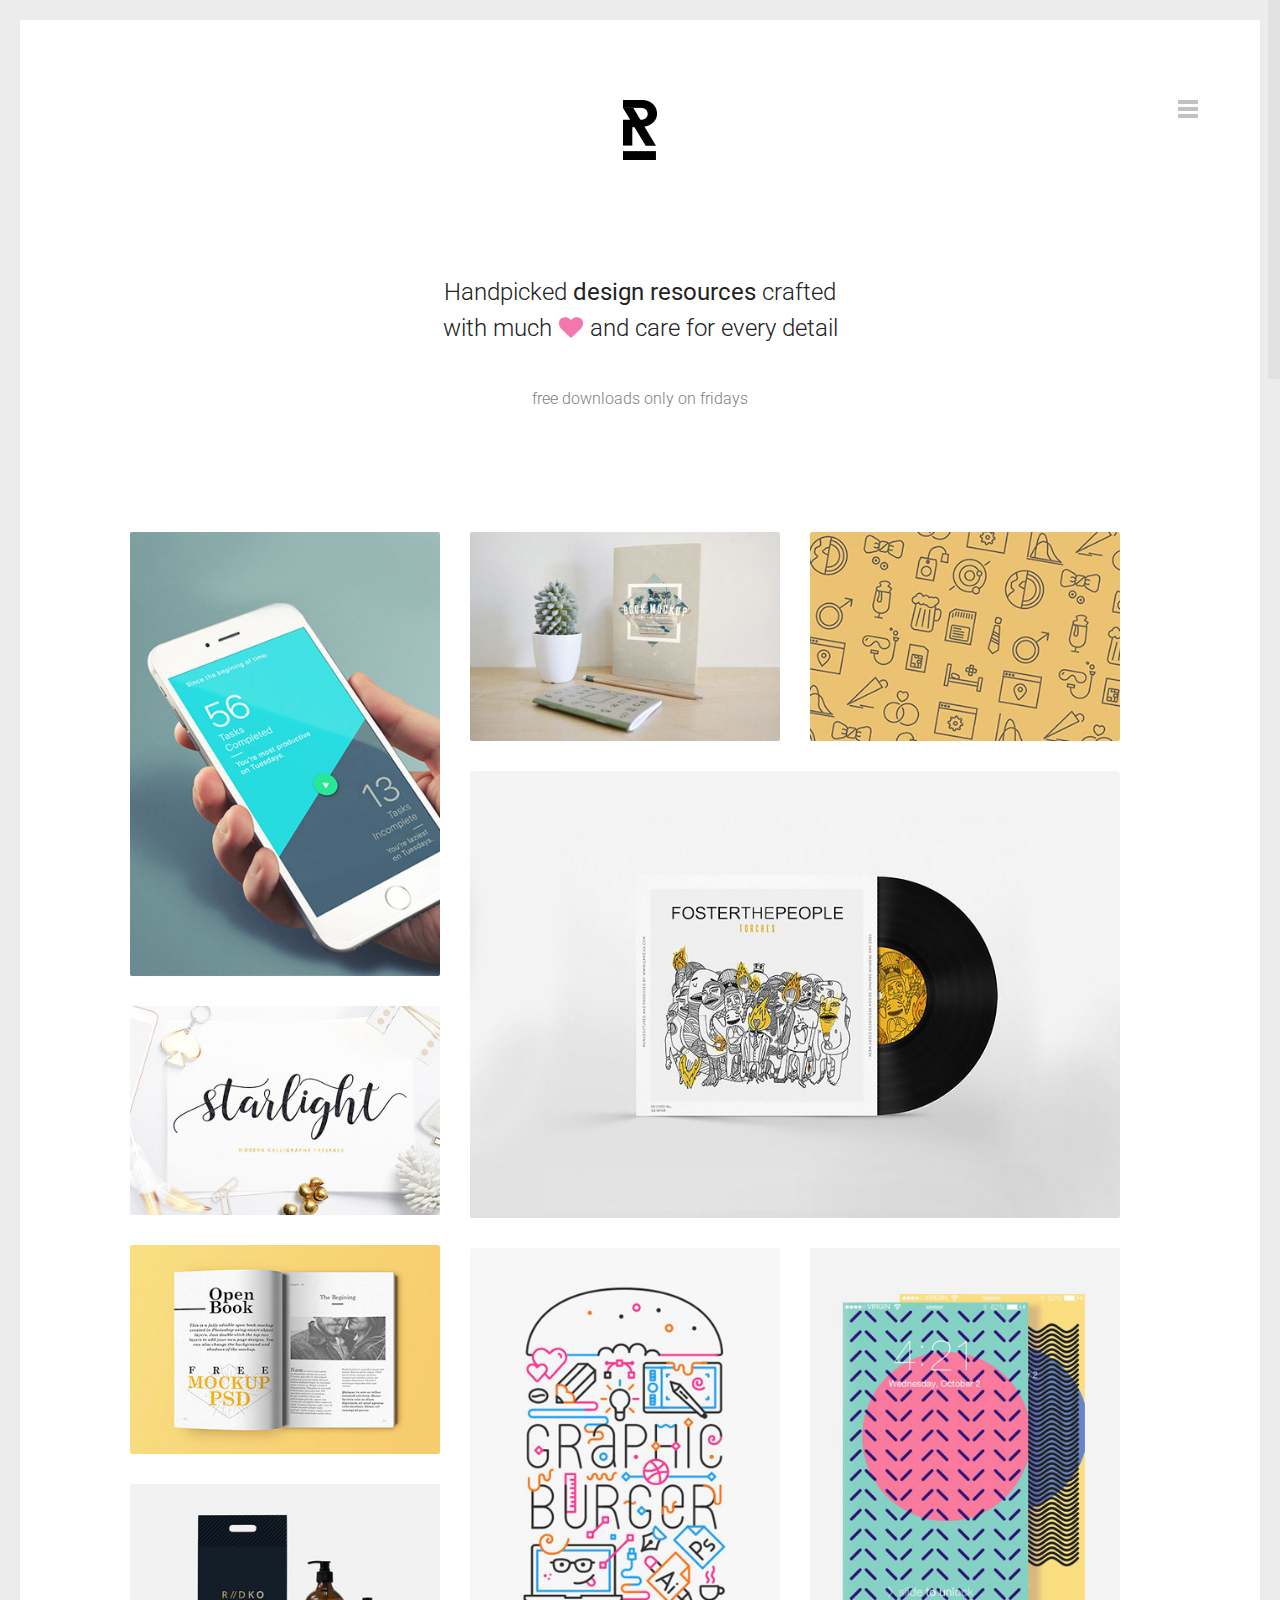
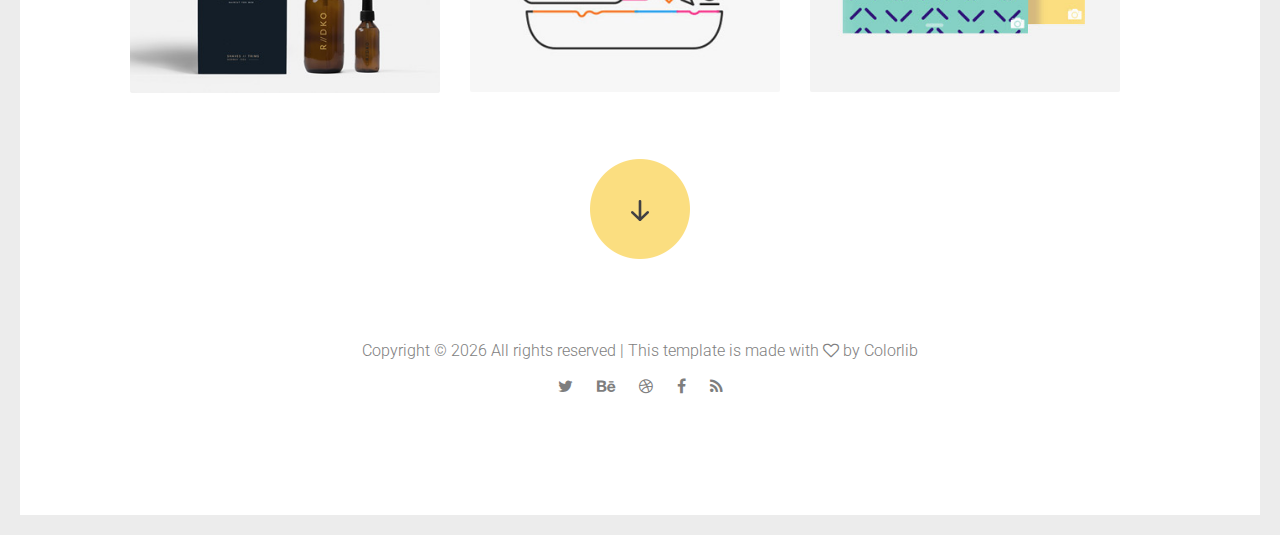
<file: ex1/reopen/index.html>
<!DOCTYPE HTML>
<html lang="en-US">

<head>
    <title>Reopen - Html Responsive Template</title>
    <meta http-equiv="Content-Type" content="text/html; charset=UTF-8">
    <meta name="description" content="Template by Dry Themes" />
    <meta name="keywords" content="HTML, CSS, JavaScript, PHP" />
    <meta name="author" content="DryThemes" />
    <meta name="viewport" content="width=device-width, initial-scale=1, maximum-scale=1">

    <link rel="shortcut icon" href="images/favicon.png" />
    <link href='http://fonts.googleapis.com/css?family=Roboto:300,400,400i,700,700i,900%7CMontserrat:400,700%7CPT+Serif'
        rel='stylesheet' type='text/css'>
    <link rel="stylesheet" type="text/css" href='css/clear.css' />
    <link rel="stylesheet" type="text/css" href='css/common.css' />
    <link rel="stylesheet" type="text/css" href='css/font-awesome.min.css' />
    <link rel="stylesheet" type="text/css" href='css/carouFredSel.css' />
    <link rel="stylesheet" type="text/css" href='css/prettyPhoto.css' />
    <link rel="stylesheet" type="text/css" href='css/sm-clean.css' />
    <link rel="stylesheet" type="text/css" href='refactoring.css' />
    <link rel="stylesheet" type="text/css" href='style.css' />

    <!--[if lt IE 9]>
                <script src="js/html5shiv.js"></script>
                <script src="js/respond.min.js"></script>
        <![endif]-->

</head>

<body class="page">

    <table class="doc-loader">
        <tbody>
            <tr>
                <td>
                    <img src="images/ajax-document-loader.gif" alt="Loading...">
                </td>
            </tr>
        </tbody>
    </table>


    <div class="menu-wraper center-relative">
        <div class="menu-logo center-text">
            <a href="index.html">
                <img src="images/reopenDefaultLogo.png" alt="Reopen" />
            </a>
        </div>
        <nav id="header-main-menu" class="big-menu">
            <ul class="main-menu sm sm-clean">
                <li>
                    <a href="index.html">Home</a>
                </li>
                <li>
                    <a href="about.html">About</a>
                </li>
                <li>
                    <a href="story.html">Story</a>
                </li>
                <li>
                    <a href="blog.html">Blog</a>
                </li>
                <li>
                    <a href="contact.html">Contact</a>
                    <ul class="sub-menu">
                        <li>
                            <a href="contact-map.html">Contact + Map</a>
                        </li>
                    </ul>
                </li>
                <li>
                    <a href="more.html">More</a>
                </li>
            </ul>
        </nav>
        <div class="clear"></div>
    </div>

    <div class="body-wrapper">
        <div class="header-holder center-relative relative">
            <div class="header-logo center-text">
                <a href="index.html">
                    <img src="images/reopenDefaultLogo.png" alt="Reopen WP">
                </a>
            </div>
            <div class="toggle-holder absolute">
                <div id="toggle">
                    <div class="first-menu-line"></div>
                    <div class="second-menu-line"></div>
                    <div class="third-menu-line"></div>
                </div>
            </div>
            <div class="clear"></div>
        </div>

        <div class="block content-1170 center-relative">
            <h1 class="entry-title">Handpicked <b>design resources</b> crafted with much <span
                    class="fa fa-heart"></span> and care for every detail</h1>
            <p class="page-desc">free downloads only on fridays</p>
        </div>

        <div class="grid" id="portfolio">
            <div class="grid-sizer"></div>
            <div class="grid-item element-item p_one_third">
                <a href="demo-images/reopen_home_image01.jpg" data-rel="prettyPhoto[gallery1]">
                    <img src="demo-images/reopen_home_image01.jpg" alt="" />
                    <div class="portfolio-text-holder">
                        <p class="portfolio-text">SMARTPHONE</p>
                        <p class="portfolio-type">GALLERY</p>
                    </div>
                </a>
            </div>

            <div class="grid-item element-item p_one_third">
                <a href="https://vimeo.com/157276599" data-rel="prettyPhoto[gallery1]">
                    <img src="demo-images/reopen_home_image02.jpg" alt="" />
                    <div class="portfolio-text-holder">
                        <p class="portfolio-text">BOOK</p>
                        <p class="portfolio-type">VIDEO</p>
                    </div>
                </a>
            </div>

            <div class="grid-item element-item p_one_third">
                <a href="https://www.youtube.com/watch?v=xEW_YXgRSIE" data-rel="prettyPhoto[gallery1]">
                    <img src="demo-images/reopen_home_image03.jpg" alt="" />
                    <div class="portfolio-text-holder">
                        <p class="portfolio-text">DOODLE</p>
                        <p class="portfolio-type">VIDEO</p>
                    </div>
                </a>
            </div>

            <div class="grid-item element-item p_two_third">
                <a href="demo-images/reopen_home_image05.jpg" data-rel="prettyPhoto[gallery1]">
                    <img src="demo-images/reopen_home_image05.jpg" alt="" />
                    <div class="portfolio-text-holder">
                        <p class="portfolio-text">FOSTER</p>
                        <p class="portfolio-type">GALLERY</p>
                    </div>
                </a>
            </div>

            <div class="grid-item element-item p_one_third">
                <a href="single-portfolio.html">
                    <img src="demo-images/reopen_home_image04.jpg" alt="" />
                    <div class="portfolio-text-holder">
                        <p class="portfolio-text">STARLIGHT</p>
                        <p class="portfolio-type">ARTICLE</p>
                    </div>
                </a>
            </div>

            <div class="grid-item element-item p_one_third">
                <a href="https://vimeo.com/168939109" data-rel="prettyPhoto[gallery1]">
                    <img src="demo-images/reopen_home_image06.jpg" alt="" />
                    <div class="portfolio-text-holder">
                        <p class="portfolio-text">OPEN BOOK</p>
                        <p class="portfolio-type">VIDEO</p>
                    </div>
                </a>
            </div>

            <div class="grid-item element-item p_one_third">
                <a href="https://vimeo.com/166419987" data-rel="prettyPhoto[gallery1]">
                    <img src="demo-images/reopen_home_image07.jpg" alt="" />
                    <div class="portfolio-text-holder">
                        <p class="portfolio-text">BURGER</p>
                        <p class="portfolio-type">VIDEO</p>
                    </div>
                </a>
            </div>

            <div class="grid-item element-item p_one_third">
                <a href="single.html">
                    <img src="demo-images/reopen_home_image08.jpg" alt="" />
                    <div class="portfolio-text-holder">
                        <p class="portfolio-text">PRINTSCREEN</p>
                        <p class="portfolio-type">ARTICLE</p>
                    </div>
                </a>
            </div>

            <div class="grid-item element-item p_one_third">
                <a href="single.html">
                    <img src="demo-images/reopen_home_image09.jpg" alt="" />
                    <div class="portfolio-text-holder">
                        <p class="portfolio-text">BOTTLE</p>
                        <p class="portfolio-type">ARTICLE</p>
                    </div>
                </a>
            </div>
        </div>
        <div class="clear"></div>

        <div class="block content-1170 center-relative center-text top-50 bottom-50">
            <a target="_self" class="more-posts-portfolio">
                <img src="images/loadMoreArrow.png" alt="Load more" />
            </a>
        </div>
        <div class="clear"></div>


        <!--Footer-->

        <footer class="footer">
            <div class="content-970 center-relative">
                <ul>
                    <li class="copyright-footer">
                        <!-- Link back to Colorlib can't be removed. Template is licensed under CC BY 3.0. -->
                        Copyright &copy;
                        <script>document.write(new Date().getFullYear());</script> All rights reserved | This template
                        is made with <i class="fa fa-heart-o" aria-hidden="true"></i> by <a href="https://colorlib.com"
                            target="_blank">Colorlib</a>
                        <!-- Link back to Colorlib can't be removed. Template is licensed under CC BY 3.0. -->
                    </li>
                    <li class="social-footer">
                        <a href="#">
                            <span class="fa fa-twitter"></span>
                        </a>
                        <a href="#">
                            <span class="fa fa-behance"></span>
                        </a>
                        <a href="#">
                            <span class="fa fa-dribbble"></span>
                        </a>
                        <a href="#">
                            <span class="fa fa-facebook"></span>
                        </a>
                        <a href="#">
                            <span class="fa fa-rss"></span>
                        </a>
                    </li>
                </ul>
            </div>
        </footer>

        <!-- End .body-border -->
    </div>


    <!--Load JavaScript-->
    <script src="js/jquery.js"></script>
    <script src='js/jquery.fitvids.js'></script>
    <script src='js/jquery.smartmenus.min.js'></script>
    <script src='js/isotope.pkgd.js'></script>
    <script src='js/imagesloaded.pkgd.js'></script>
    <script src='js/isotope.pkgd.js'></script>
    <script src='js/jquery.carouFredSel-6.0.0-packed.js'></script>
    <script src='js/jquery.mousewheel.min.js'></script>
    <script src='js/jquery.touchSwipe.min.js'></script>
    <script src='js/jquery.easing.1.3.js'></script>
    <script src='js/imagesloaded.pkgd.js'></script>
    <script src='js/jquery.prettyPhoto.js'></script>
    <script src='js/jquery.nicescroll.min.js'></script>
    <script src='js/main.js'></script>
</body>

</html>
</file>
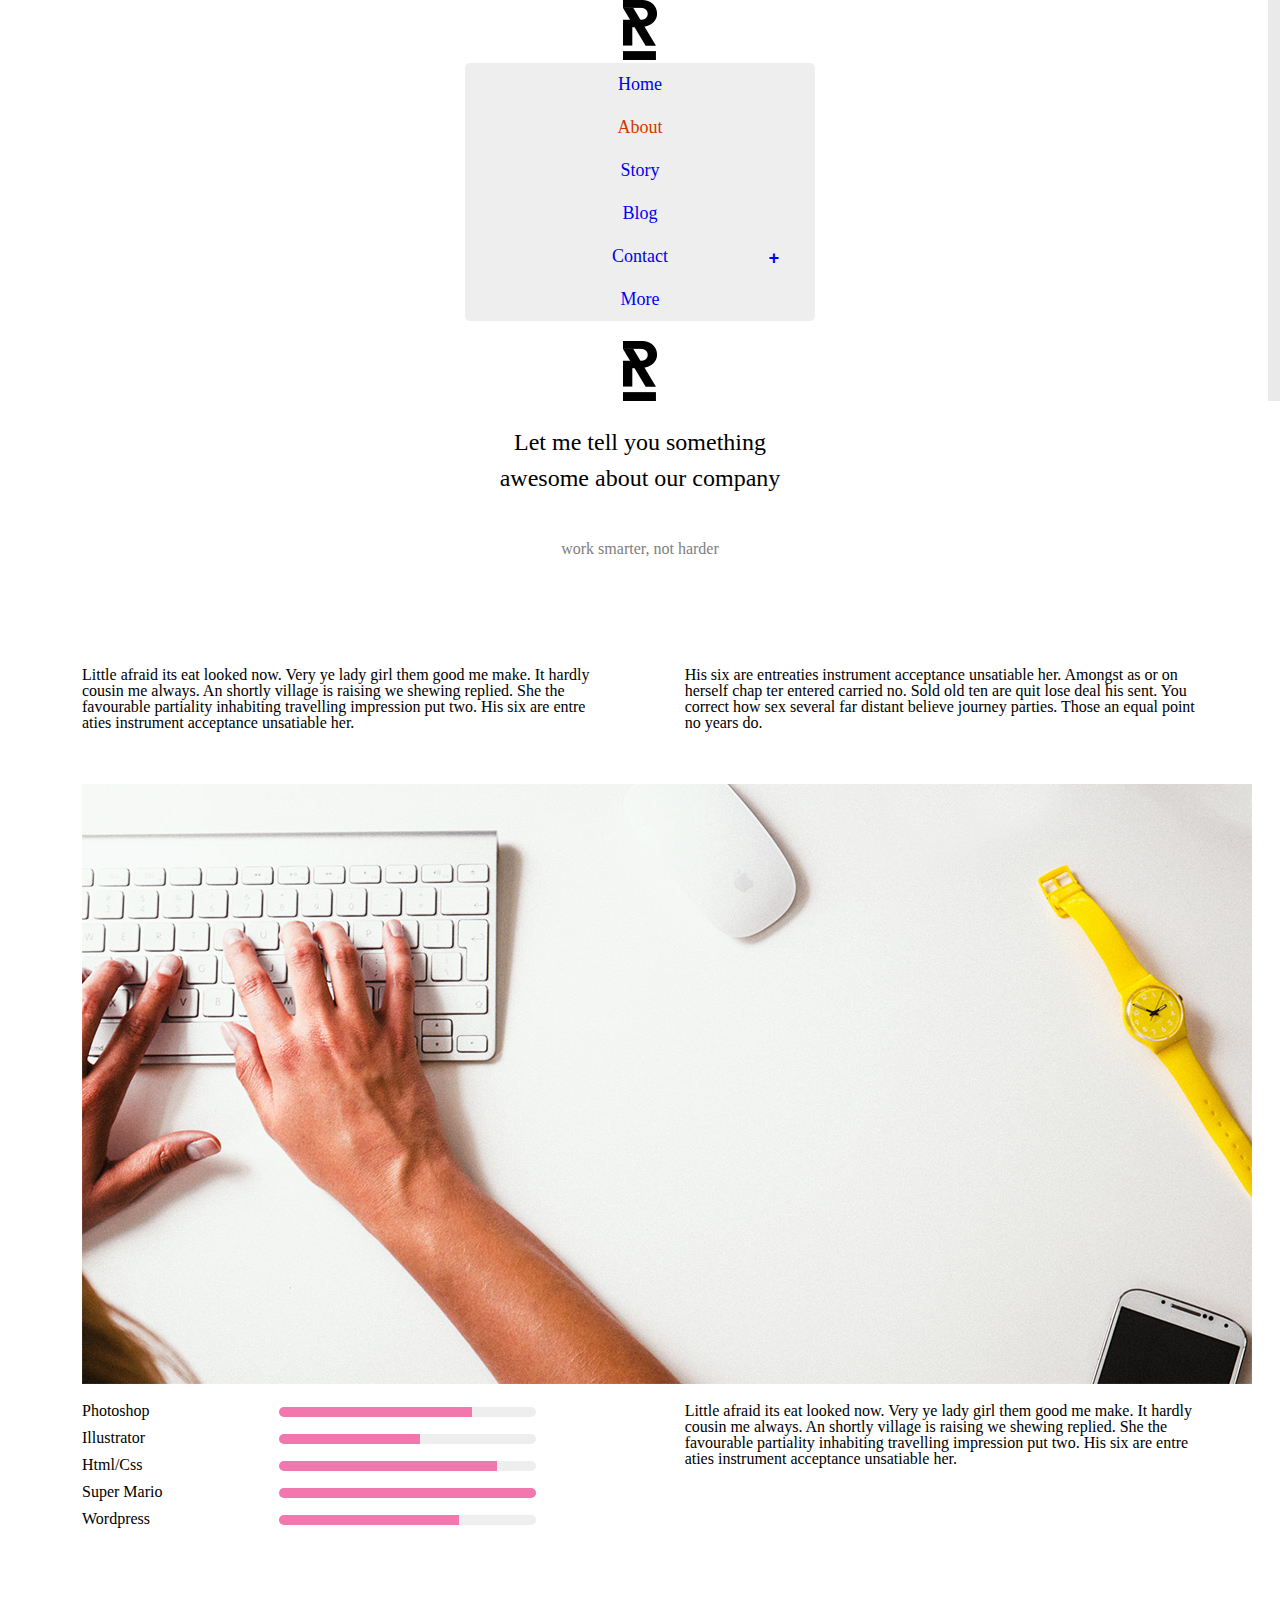
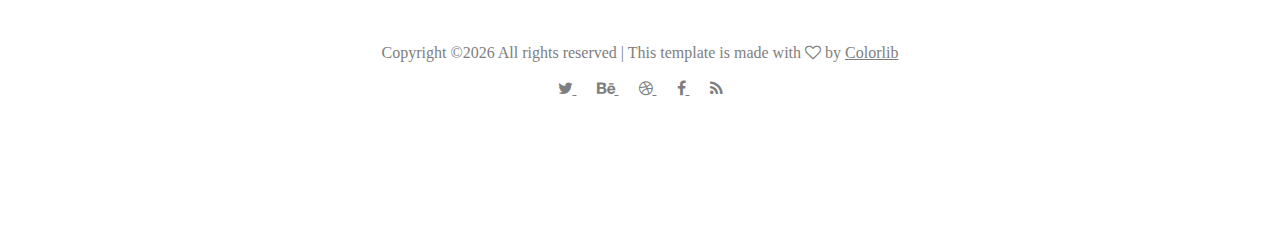
<file: ex1/reopen/about.html>
<!DOCTYPE HTML>
<html lang="en-US">
    <head>
        <title>Reopen - Html Responsive Template</title>
        <meta http-equiv="Content-Type" content="text/html; charset=UTF-8">
        <meta name="description" content="Template by Dry Themes" />
        <meta name="keywords" content="HTML, CSS, JavaScript, PHP" />
        <meta name="author" content="DryThemes" />
        <meta name="viewport" content="width=device-width, initial-scale=1, maximum-scale=1">

        <link rel="shortcut icon" href="images/favicon.png" />    
        <link href='http://fonts.googleapis.com/css?family=Roboto:300,400,400i,700,700i,900%7CMontserrat:400,700%7CPT+Serif' rel='stylesheet' type='text/css'>	
        <link rel="stylesheet" type="text/css"  href='css/clear.css' />
        <link rel="stylesheet" type="text/css"  href='css/common.css' />
        <link rel="stylesheet" type="text/css"  href='css/font-awesome.min.css' />
        <link rel="stylesheet" type="text/css"  href='css/carouFredSel.css' />
        <link rel="stylesheet" type="text/css"  href='css/prettyPhoto.css' />
        <link rel="stylesheet" type="text/css"  href='css/sm-clean.css' />        
        <link rel="stylesheet" type="text/css"  href='style.css' />

        <!--[if lt IE 9]>
                <script src="js/html5shiv.js"></script>                
                <script src="js/respond.min.js"></script>                
        <![endif]-->

    </head>
    <body class="page">

        <table class="doc-loader">
            <tbody>
                <tr>
                    <td>
                        <img src="images/ajax-document-loader.gif" alt="Loading...">                    
                    </td>
                </tr>
            </tbody>
        </table>   



        <div class="menu-wraper center-relative">
            <div class="menu-logo center-text">
                <a href="index.html">
                    <img src="images/reopenDefaultLogo.png" alt="Reopen" />
                </a>               
            </div>
            <nav id="header-main-menu" class="big-menu">
                <ul class="main-menu sm sm-clean">
                    <li>
                        <a href="index.html">Home</a>
                    </li>
                    <li>
                        <a href="about.html">About</a>
                    </li>
                    <li>
                        <a href="story.html">Story</a>
                    </li>
                    <li>
                        <a href="blog.html">Blog</a>
                    </li>
                    <li>
                        <a href="contact.html">Contact</a>
                        <ul class="sub-menu">
                            <li>
                                <a href="contact-map.html">Contact + Map</a>
                            </li>                            
                        </ul>
                    </li>
                    <li>
                        <a href="more.html">More</a>
                    </li>                                        
                </ul>                
            </nav>            
            <div class="clear"></div>
        </div>

        <div class="body-wrapper">           
            <div class="header-holder center-relative relative">
                <div class="header-logo center-text">
                    <a href="index.html">
                        <img src="images/reopenDefaultLogo.png" alt="Reopen WP">
                    </a>               
                </div>
                <div class="toggle-holder absolute">
                    <div id="toggle">
                        <div class="first-menu-line"></div>
                        <div class="second-menu-line"></div>
                        <div class="third-menu-line"></div>
                    </div>
                </div>
                <div class="clear"></div>	
            </div>


            <div id="content" class="site-content">
                <div class="block content-1170 center-relative"> 
                    <h1 class="entry-title">
                        Let me tell you something <br> awesome <b>about</b> our company
                    </h1>
                    <p class="page-desc">work smarter, not harder</p>
                </div>

                <article>
                    <div class="content-1170 center-relative">
                        <div class="one_half">
                            Little afraid its eat looked now. Very ye lady girl them good me make. It hardly cousin me always. An shortly village is raising we shewing replied. She the favourable partiality inhabiting travelling impression put two. His six are entre aties instrument acceptance unsatiable her.
                        </div>
                        <div class="one_half last">
                            His six are entreaties instrument acceptance unsatiable her. Amongst as or on herself chap ter entered carried no. Sold old ten are quit lose deal his sent. You correct how sex several far distant believe journey parties. Those an equal point no years do.
                        </div>
                        <div class="clear"></div>
                        <br>
                        <p>
                            <img src="demo-images/reopen_about_image01.jpg" alt="" />
                        </p>
                        <p>&nbsp;</p>
                        <div class="one_half col-570">
                            <div class="progress_bar ">
                                <div class="progress_bar_title">Photoshop</div>               
                                <div class="progress_bar_field_holder">   
                                    <div class="progress_bar_field_perecent" style="width:75%;"></div>    
                                </div>              
                            </div>
                            <div class="progress_bar ">
                                <div class="progress_bar_title">Illustrator</div>               
                                <div class="progress_bar_field_holder">   
                                    <div class="progress_bar_field_perecent" style="width:55%;"></div>    
                                </div>              
                            </div>
                            <div class="progress_bar ">
                                <div class="progress_bar_title">Html/Css</div>               
                                <div class="progress_bar_field_holder">   
                                    <div class="progress_bar_field_perecent" style="width:85%;"></div>    
                                </div>              
                            </div>
                            <div class="progress_bar ">
                                <div class="progress_bar_title">Super Mario</div>               
                                <div class="progress_bar_field_holder">   
                                    <div class="progress_bar_field_perecent" style="width:100%;"></div>    
                                </div>              
                            </div>
                            <div class="progress_bar ">
                                <div class="progress_bar_title">Wordpress</div>               
                                <div class="progress_bar_field_holder">   
                                    <div class="progress_bar_field_perecent" style="width:70%;"></div>    
                                </div>              
                            </div>
                        </div>
                        <div class="one_half last">
                            Little afraid its eat looked now. Very ye lady girl them good me make. It hardly cousin me always. An shortly village is raising we shewing replied. She the favourable partiality inhabiting travelling impression put two. His six are entre aties instrument acceptance unsatiable her.
                        </div>
                        <div class="clear"></div>
                    </div>
                </article>
            </div>


            <!--Footer-->

            <footer class="footer">
                <div class="content-970 center-relative">			
                    <ul>
                        <li class="copyright-footer">
                            <!-- Link back to Colorlib can't be removed. Template is licensed under CC BY 3.0. -->
Copyright &copy;<script>document.write(new Date().getFullYear());</script> All rights reserved | This template is made with <i class="fa fa-heart-o" aria-hidden="true"></i> by <a href="https://colorlib.com" target="_blank">Colorlib</a>
<!-- Link back to Colorlib can't be removed. Template is licensed under CC BY 3.0. -->
                        </li>
                        <li class="social-footer">                
                            <a href="#">
                                <span class="fa fa-twitter"></span>
                            </a>
                            <a href="#">
                                <span class="fa fa-behance"></span>
                            </a>
                            <a href="#">
                                <span class="fa fa-dribbble"></span>
                            </a>
                            <a href="#">
                                <span class="fa fa-facebook"></span>
                            </a>
                            <a href="#">
                                <span class="fa fa-rss"></span>
                            </a>
                        </li>            
                    </ul>
                </div>
            </footer>

            <!-- End .body-border -->
        </div>


        <!--Load JavaScript-->
        <script src="js/jquery.js"></script>			                                       
        <script src='js/jquery.fitvids.js'></script>
        <script src='js/jquery.smartmenus.min.js'></script>
        <script src='js/isotope.pkgd.js'></script>
        <script src='js/imagesloaded.pkgd.js'></script>        
        <script src='js/isotope.pkgd.js'></script>        
        <script src='js/jquery.carouFredSel-6.0.0-packed.js'></script>
        <script src='js/jquery.mousewheel.min.js'></script>
        <script src='js/jquery.touchSwipe.min.js'></script>
        <script src='js/jquery.easing.1.3.js'></script>
        <script src='js/imagesloaded.pkgd.js'></script>
        <script src='js/jquery.prettyPhoto.js'></script>
        <script src='js/jquery.nicescroll.min.js'></script>
        <script src='js/main.js'></script>
    </body>
</html>
</file>
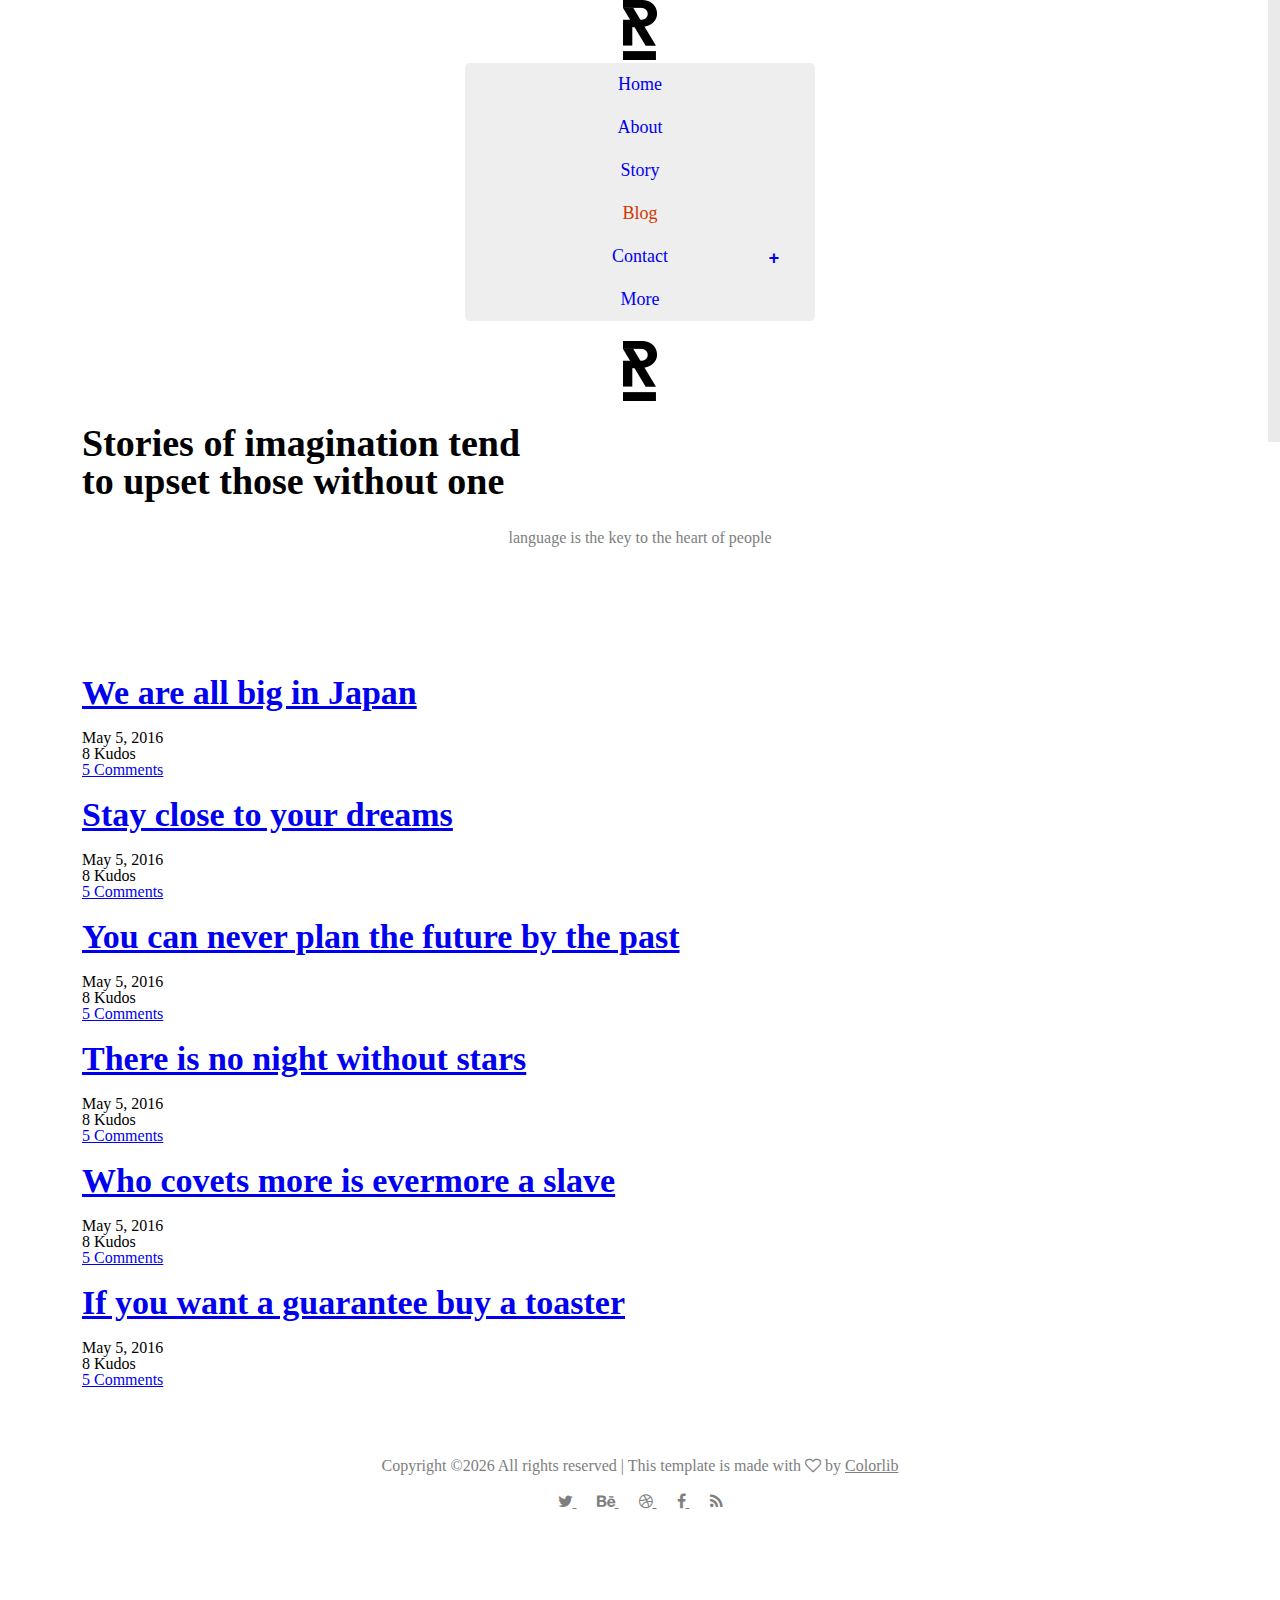
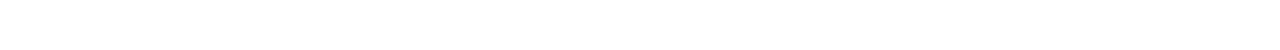
<file: ex1/reopen/blog.html>
<!DOCTYPE HTML>
<html lang="en-US">
    <head>
        <title>Reopen - Html Responsive Template</title>
        <meta http-equiv="Content-Type" content="text/html; charset=UTF-8">
        <meta name="description" content="Template by Dry Themes" />
        <meta name="keywords" content="HTML, CSS, JavaScript, PHP" />
        <meta name="author" content="DryThemes" />
        <meta name="viewport" content="width=device-width, initial-scale=1, maximum-scale=1">

        <link rel="shortcut icon" href="images/favicon.png" />    
        <link href='http://fonts.googleapis.com/css?family=Roboto:300,400,400i,700,700i,900%7CMontserrat:400,700%7CPT+Serif' rel='stylesheet' type='text/css'>	
        <link rel="stylesheet" type="text/css"  href='css/clear.css' />
        <link rel="stylesheet" type="text/css"  href='css/common.css' />
        <link rel="stylesheet" type="text/css"  href='css/font-awesome.min.css' />
        <link rel="stylesheet" type="text/css"  href='css/carouFredSel.css' />
        <link rel="stylesheet" type="text/css"  href='css/prettyPhoto.css' />
        <link rel="stylesheet" type="text/css"  href='css/sm-clean.css' />        
        <link rel="stylesheet" type="text/css"  href='style.css' />

        <!--[if lt IE 9]>
                <script src="js/html5shiv.js"></script>                
                <script src="js/respond.min.js"></script>                
        <![endif]-->

    </head>
    <body class="blog">

        <table class="doc-loader">
            <tbody><tr>
                    <td>
                        <img src="images/ajax-document-loader.gif" alt="Loading...">                    
                    </td>
                </tr>
            </tbody></table>   



        <div class="menu-wraper center-relative">
            <div class="menu-logo center-text">
                <a href="index.html">
                    <img src="images/reopenDefaultLogo.png" alt="Reopen" />
                </a>               
            </div>
            <nav id="header-main-menu" class="big-menu">
                <ul class="main-menu sm sm-clean">
                    <li>
                        <a href="index.html">Home</a>
                    </li>
                    <li>
                        <a href="about.html">About</a>
                    </li>
                    <li>
                        <a href="story.html">Story</a>
                    </li>
                    <li>
                        <a href="blog.html">Blog</a>
                    </li>
                    <li>
                        <a href="contact.html">Contact</a>
                        <ul class="sub-menu">
                            <li>
                                <a href="contact-map.html">Contact + Map</a>
                            </li>                            
                        </ul>
                    </li>
                    <li>
                        <a href="more.html">More</a>
                    </li>                                        
                </ul>                
            </nav>            
            <div class="clear"></div>
        </div>

        <div class="body-wrapper">           
            <div class="header-holder center-relative relative">
                <div class="header-logo center-text">
                    <a href="index.html">
                        <img src="images/reopenDefaultLogo.png" alt="Reopen WP">
                    </a>               
                </div>
                <div class="toggle-holder absolute">
                    <div id="toggle">
                        <div class="first-menu-line"></div>
                        <div class="second-menu-line"></div>
                        <div class="third-menu-line"></div>
                    </div>
                </div>
                <div class="clear"></div>	
            </div>

            <div class="block content-1170 center-relative">
                <h1 class="entry-title"><b>Stories</b> of imagination tend <br> to upset those without one</h1>
                <p class="page-desc">language is the key to the heart of people</p>
            </div>

            <div class="blog-holder block center-relative content-1170">


                <article class="relative blog-item-holder center-relative">
                    <h2 class="entry-title"><a href="single.html">We are all big in Japan</a></h2>
                    <div class="entry-date published">May 5, 2016</div>       
                    <div class="kudos">
                        <div class="post-kudo">
                            <a> 
                                <div class="big-circle">
                                    <div class="small-circle"></div>                                    
                                </div>
                                <span class="qtip like"></span> 
                            </a>
                            <span class="count">8</span> Kudos
                        </div>
                    </div>	
                    <div class="num-comments">
                        <a href="#">5 Comments</a>
                    </div>
                </article>   


                <article class="relative blog-item-holder center-relative">
                    <h2 class="entry-title"><a href="single.html">Stay close to your dreams</a></h2>
                    <div class="entry-date published">May 5, 2016</div>       
                    <div class="kudos">
                        <div class="post-kudo">
                            <a> 
                                <div class="big-circle">
                                    <div class="small-circle"></div>                                    
                                </div>
                                <span class="qtip like"></span> 
                            </a>
                            <span class="count">8</span> Kudos
                        </div>
                    </div>	
                    <div class="num-comments">
                        <a href="#">5 Comments</a>
                    </div>
                </article>                  


                <article class="relative blog-item-holder center-relative">
                    <h2 class="entry-title"><a href="single.html">You can never plan the future by the past</a></h2>
                    <div class="entry-date published">May 5, 2016</div>       
                    <div class="kudos">
                        <div class="post-kudo">
                            <a> 
                                <div class="big-circle">
                                    <div class="small-circle"></div>                                    
                                </div>
                                <span class="qtip like"></span> 
                            </a>
                            <span class="count">8</span> Kudos
                        </div>
                    </div>	
                    <div class="num-comments">
                        <a href="#">5 Comments</a>
                    </div>
                </article> 


                <article class="relative blog-item-holder center-relative">
                    <h2 class="entry-title"><a href="single.html">There is no night without stars</a></h2>
                    <div class="entry-date published">May 5, 2016</div>       
                    <div class="kudos">
                        <div class="post-kudo">
                            <a> 
                                <div class="big-circle">
                                    <div class="small-circle"></div>                                    
                                </div>
                                <span class="qtip like"></span> 
                            </a>
                            <span class="count">8</span> Kudos
                        </div>
                    </div>	
                    <div class="num-comments">
                        <a href="#">5 Comments</a>
                    </div>
                </article> 


                <article class="relative blog-item-holder center-relative">
                    <h2 class="entry-title"><a href="single.html">Who covets more is evermore a slave</a></h2>
                    <div class="entry-date published">May 5, 2016</div>       
                    <div class="kudos">
                        <div class="post-kudo">
                            <a> 
                                <div class="big-circle">
                                    <div class="small-circle"></div>                                    
                                </div>
                                <span class="qtip like"></span> 
                            </a>
                            <span class="count">8</span> Kudos
                        </div>
                    </div>	
                    <div class="num-comments">
                        <a href="#">5 Comments</a>
                    </div>
                </article> 


                <article class="relative blog-item-holder center-relative">
                    <h2 class="entry-title"><a href="single.html">If you want a guarantee buy a toaster</a></h2>
                    <div class="entry-date published">May 5, 2016</div>       
                    <div class="kudos">
                        <div class="post-kudo">
                            <a> 
                                <div class="big-circle">
                                    <div class="small-circle"></div>                                    
                                </div>
                                <span class="qtip like"></span> 
                            </a>
                            <span class="count">8</span> Kudos
                        </div>
                    </div>	
                    <div class="num-comments">
                        <a href="#">5 Comments</a>
                    </div>
                </article> 

            </div>


            <!--Footer-->

            <footer class="footer">
                <div class="content-970 center-relative">			
                    <ul>
                        <li class="copyright-footer">
                            <!-- Link back to Colorlib can't be removed. Template is licensed under CC BY 3.0. -->
Copyright &copy;<script>document.write(new Date().getFullYear());</script> All rights reserved | This template is made with <i class="fa fa-heart-o" aria-hidden="true"></i> by <a href="https://colorlib.com" target="_blank">Colorlib</a>
<!-- Link back to Colorlib can't be removed. Template is licensed under CC BY 3.0. -->
                        </li>
                        <li class="social-footer">                
                            <a href="#">
                                <span class="fa fa-twitter"></span>
                            </a>
                            <a href="#">
                                <span class="fa fa-behance"></span>
                            </a>
                            <a href="#">
                                <span class="fa fa-dribbble"></span>
                            </a>
                            <a href="#">
                                <span class="fa fa-facebook"></span>
                            </a>
                            <a href="#">
                                <span class="fa fa-rss"></span>
                            </a>
                        </li>            
                    </ul>
                </div>
            </footer>

            <!-- End .body-border -->
        </div>


        <!--Load JavaScript-->
        <script src="js/jquery.js"></script>			                                       
        <script src='js/jquery.fitvids.js'></script>
        <script src='js/jquery.smartmenus.min.js'></script>
        <script src='js/isotope.pkgd.js'></script>
        <script src='js/imagesloaded.pkgd.js'></script>        
        <script src='js/isotope.pkgd.js'></script>        
        <script src='js/jquery.carouFredSel-6.0.0-packed.js'></script>
        <script src='js/jquery.mousewheel.min.js'></script>
        <script src='js/jquery.touchSwipe.min.js'></script>
        <script src='js/jquery.easing.1.3.js'></script>
        <script src='js/imagesloaded.pkgd.js'></script>
        <script src='js/jquery.prettyPhoto.js'></script>
        <script src='js/jquery.nicescroll.min.js'></script>
        <script src='js/main.js'></script>
    </body>
</html>
</file>
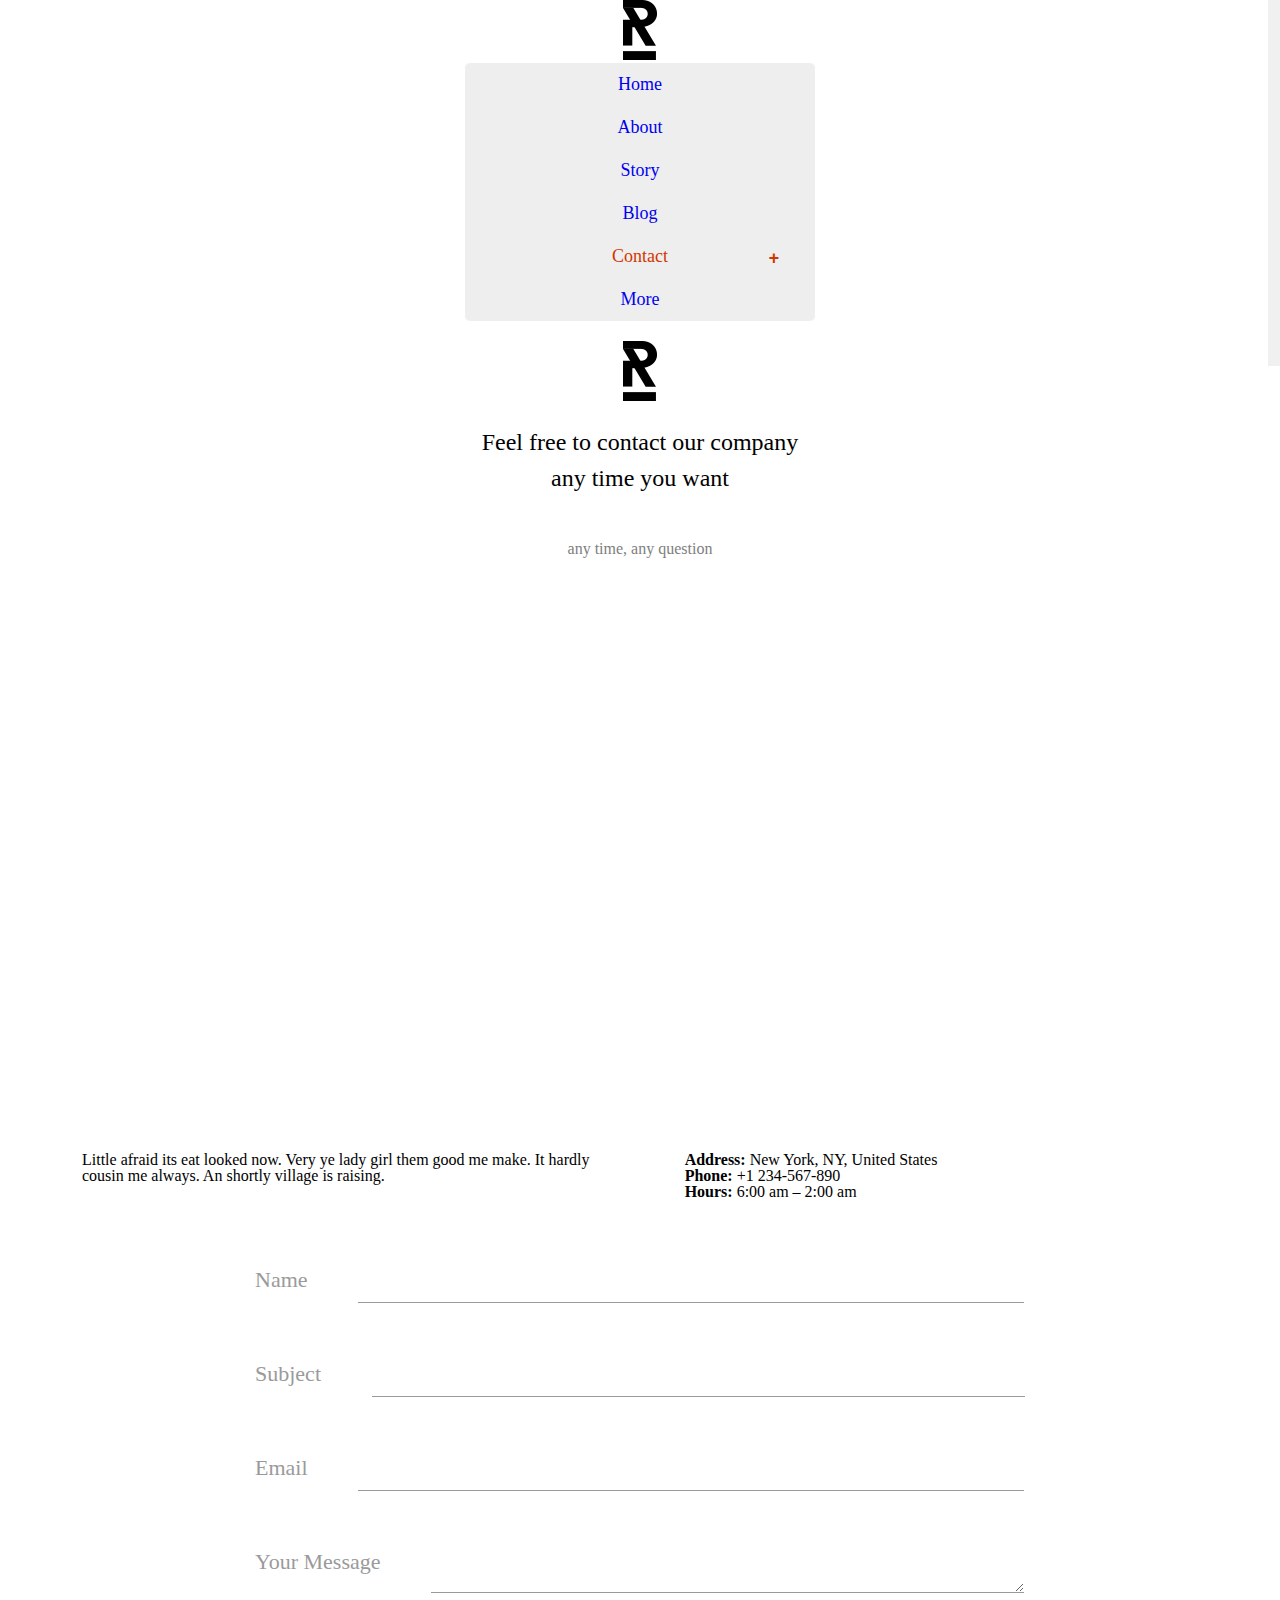
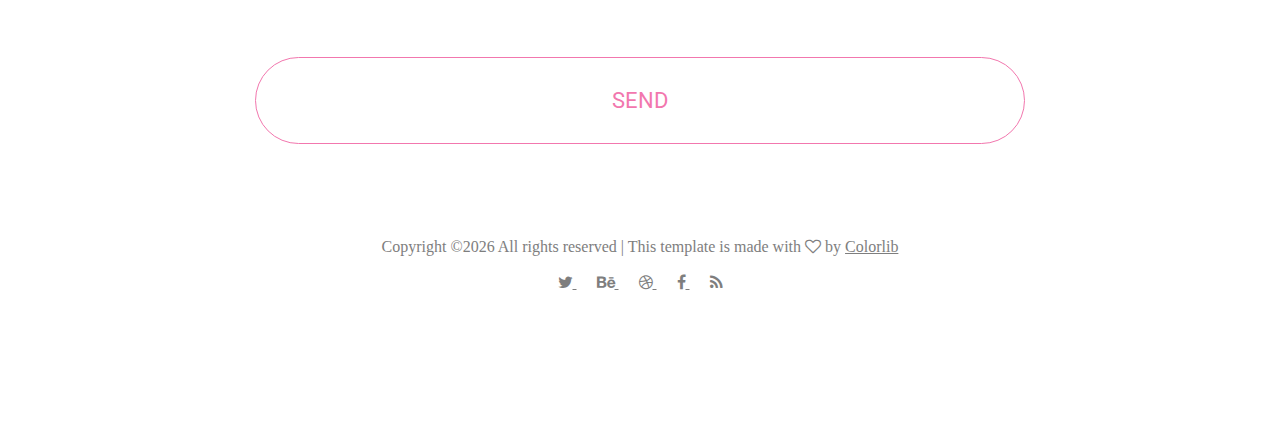
<file: ex1/reopen/contact-map.html>
<!DOCTYPE HTML>
<html lang="en-US">
    <head>
        <title>Reopen - Html Responsive Template</title>
        <meta http-equiv="Content-Type" content="text/html; charset=UTF-8">
        <meta name="description" content="Template by Dry Themes" />
        <meta name="keywords" content="HTML, CSS, JavaScript, PHP" />
        <meta name="author" content="DryThemes" />
        <meta name="viewport" content="width=device-width, initial-scale=1, maximum-scale=1">

        <link rel="shortcut icon" href="images/favicon.png" />    
        <link href='http://fonts.googleapis.com/css?family=Roboto:300,400,400i,700,700i,900%7CMontserrat:400,700%7CPT+Serif' rel='stylesheet' type='text/css'>	
        <link rel="stylesheet" type="text/css"  href='css/clear.css' />
        <link rel="stylesheet" type="text/css"  href='css/common.css' />
        <link rel="stylesheet" type="text/css"  href='css/font-awesome.min.css' />
        <link rel="stylesheet" type="text/css"  href='css/carouFredSel.css' />
        <link rel="stylesheet" type="text/css"  href='css/prettyPhoto.css' />
        <link rel="stylesheet" type="text/css"  href='css/sm-clean.css' />        
        <link rel="stylesheet" type="text/css"  href='style.css' />

        <!--[if lt IE 9]>
                <script src="js/html5shiv.js"></script>                
                <script src="js/respond.min.js"></script>                
        <![endif]-->

    </head>
    <body class="page">

        <table class="doc-loader">
            <tbody>
                <tr>
                    <td>
                        <img src="images/ajax-document-loader.gif" alt="Loading...">                    
                    </td>
                </tr>
            </tbody>
        </table>   



        <div class="menu-wraper center-relative">
            <div class="menu-logo center-text">
                <a href="index.html">
                    <img src="images/reopenDefaultLogo.png" alt="Reopen" />
                </a>               
            </div>
            <nav id="header-main-menu" class="big-menu">
                <ul class="main-menu sm sm-clean">
                    <li>
                        <a href="index.html">Home</a>
                    </li>
                    <li>
                        <a href="about.html">About</a>
                    </li>
                    <li>
                        <a href="story.html">Story</a>
                    </li>
                    <li>
                        <a href="blog.html">Blog</a>
                    </li>
                    <li>
                        <a href="contact.html">Contact</a>
                        <ul class="sub-menu">
                            <li>
                                <a href="contact-map.html">Contact + Map</a>
                            </li>                            
                        </ul>
                    </li>
                    <li>
                        <a href="more.html">More</a>
                    </li>                                        
                </ul>                
            </nav>            
            <div class="clear"></div>
        </div>

        <div class="body-wrapper">           
            <div class="header-holder center-relative relative">
                <div class="header-logo center-text">
                    <a href="index.html">
                        <img src="images/reopenDefaultLogo.png" alt="Reopen WP">
                    </a>               
                </div>
                <div class="toggle-holder absolute">
                    <div id="toggle">
                        <div class="first-menu-line"></div>
                        <div class="second-menu-line"></div>
                        <div class="third-menu-line"></div>
                    </div>
                </div>
                <div class="clear"></div>	
            </div>


            <div id="content" class="site-content">
                <div class="block content-1170 center-relative"> 
                    <h1 class="entry-title">
                        Feel free to contact our company <br> any time you want
                    </h1>
                    <p class="page-desc">any time, any question</p>
                </div>

                <article>
                    <div class="content-1170 center-relative">
                        <p>
                            <iframe src="https://www.google.com/maps/embed?pb=!1m14!1m12!1m3!1d4274.290564544589!2d-75.2952832049782!3d40.753669641460846!2m3!1f0!2f0!3f0!3m2!1i1024!2i768!4f13.1!5e0!3m2!1sen!2srs!4v1444506658649" width="600" height="450" allowfullscreen="allowfullscreen"></iframe>
                        </p>
                        <br>
                        <br>
                        <div class="one_half ">
                            Little afraid its eat looked now. Very ye lady girl them good me make. It hardly cousin me always. An shortly village is raising.
                        </div>
                        <div class="one_half last ">
                            <b>Address:</b> New York, NY, United States<br>
                            <b>Phone:</b> +1 234-567-890<br>
                            <b>Hours:</b> 6:00 am – 2:00 am<br>
                        </div>
                        <div class="clear"></div>
                        <br>
                        <br>
                        <div class="contact-form">
                            <p class="custom-text-class">Name</p>
                            <p class="custom-field-class"><input id="name" type="text" name="your-name"></p>                            
                            <p class="custom-text-class">Subject</p>
                            <p class="custom-field-class"><input id="subject" type="text" name="your-subject"></p>
                            <p class="custom-text-class">Email</p>
                            <p class="custom-field-class"><input id="contact-email" type="email" name="your-email"></p>                            
                            <p class="custom-text-class">Your Message</p>
                            <p class="custom-field-class"><textarea id="message" name="your-message"></textarea></p>
                            <p><input type="submit" onClick="SendMail()" value="SEND"></p>                                
                        </div> 
                    </div>
                </article>


            </div>


            <!--Footer-->

            <footer class="footer">
                <div class="content-970 center-relative">			
                    <ul>
                        <li class="copyright-footer">
                            <!-- Link back to Colorlib can't be removed. Template is licensed under CC BY 3.0. -->
Copyright &copy;<script>document.write(new Date().getFullYear());</script> All rights reserved | This template is made with <i class="fa fa-heart-o" aria-hidden="true"></i> by <a href="https://colorlib.com" target="_blank">Colorlib</a>
<!-- Link back to Colorlib can't be removed. Template is licensed under CC BY 3.0. -->
                        </li>
                        <li class="social-footer">                
                            <a href="#">
                                <span class="fa fa-twitter"></span>
                            </a>
                            <a href="#">
                                <span class="fa fa-behance"></span>
                            </a>
                            <a href="#">
                                <span class="fa fa-dribbble"></span>
                            </a>
                            <a href="#">
                                <span class="fa fa-facebook"></span>
                            </a>
                            <a href="#">
                                <span class="fa fa-rss"></span>
                            </a>
                        </li>            
                    </ul>
                </div>
            </footer>

            <!-- End .body-border -->
        </div>


        <!--Load JavaScript-->
        <script src="js/jquery.js"></script>			                                       
        <script src='js/jquery.fitvids.js'></script>
        <script src='js/jquery.smartmenus.min.js'></script>
        <script src='js/isotope.pkgd.js'></script>
        <script src='js/imagesloaded.pkgd.js'></script>        
        <script src='js/isotope.pkgd.js'></script>        
        <script src='js/jquery.carouFredSel-6.0.0-packed.js'></script>
        <script src='js/jquery.mousewheel.min.js'></script>
        <script src='js/jquery.touchSwipe.min.js'></script>
        <script src='js/jquery.easing.1.3.js'></script>
        <script src='js/imagesloaded.pkgd.js'></script>
        <script src='js/jquery.prettyPhoto.js'></script>
        <script src='js/jquery.nicescroll.min.js'></script>
        <script src='js/main.js'></script>
    </body>
</html>
</file>
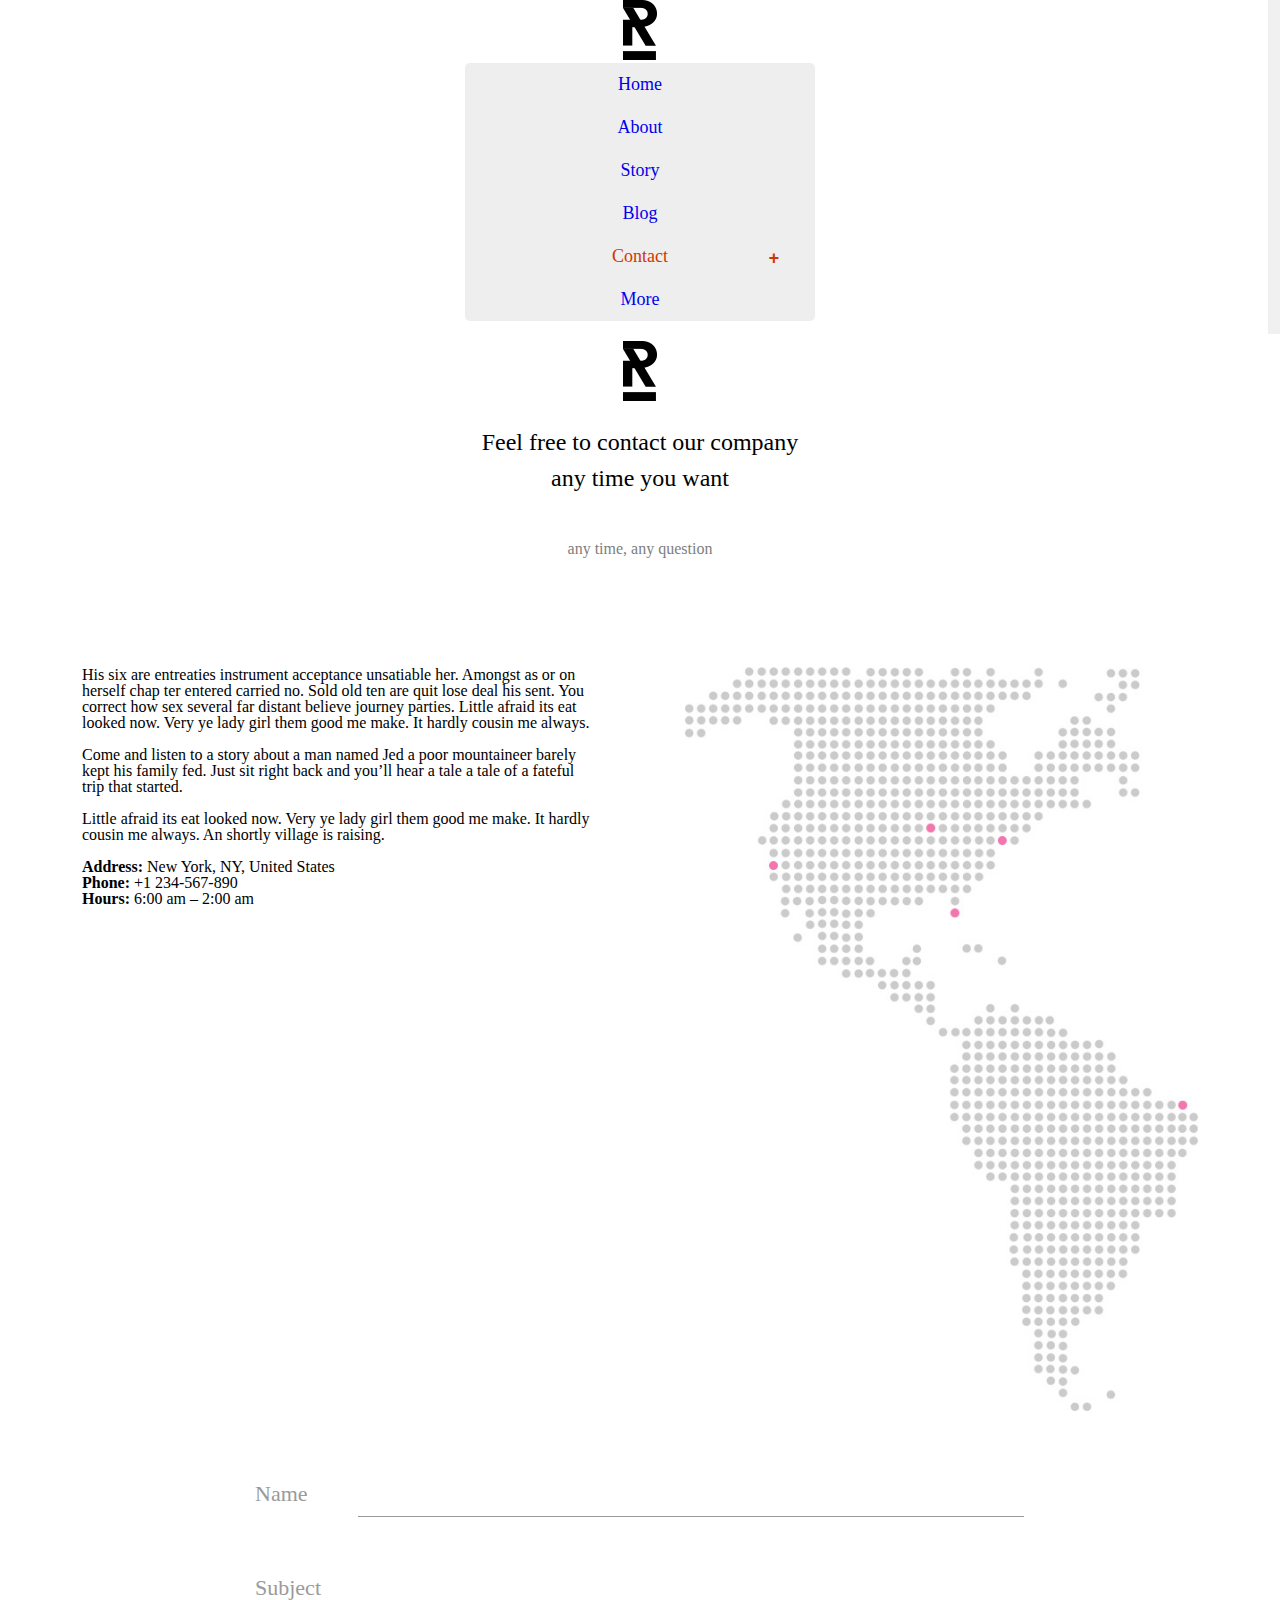
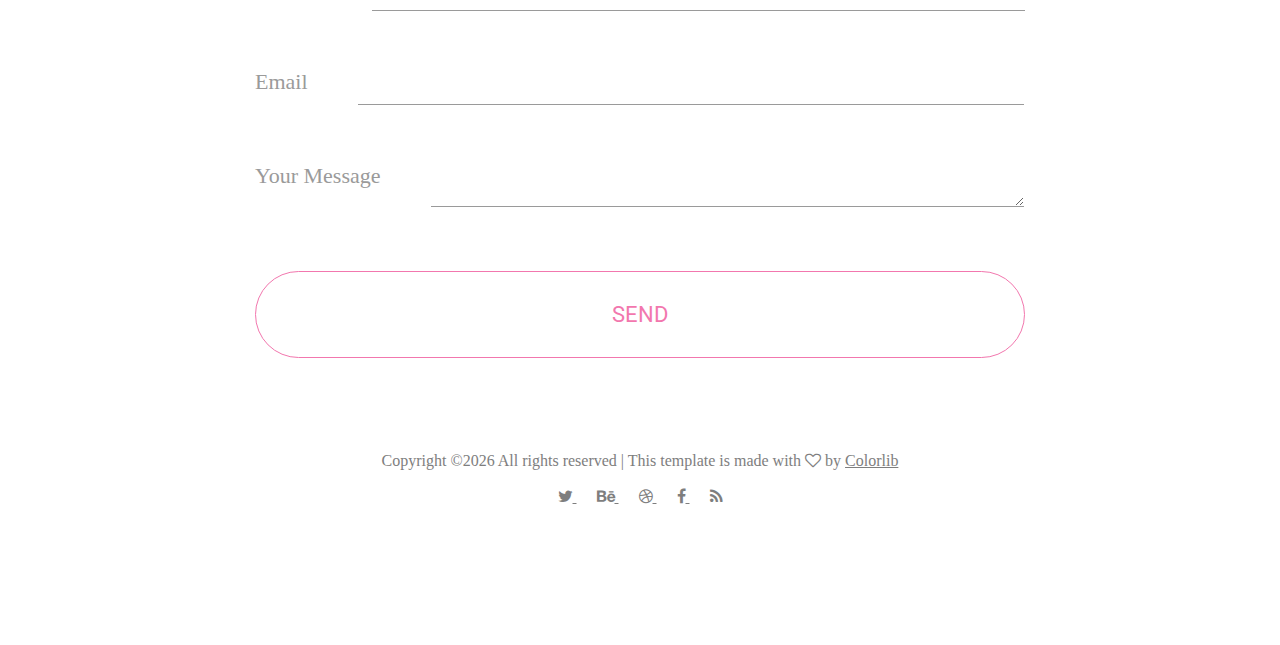
<file: ex1/reopen/contact.html>
<!DOCTYPE HTML>
<html lang="en-US">
    <head>
        <title>Reopen - Html Responsive Template</title>
        <meta http-equiv="Content-Type" content="text/html; charset=UTF-8">
        <meta name="description" content="Template by Dry Themes" />
        <meta name="keywords" content="HTML, CSS, JavaScript, PHP" />
        <meta name="author" content="DryThemes" />
        <meta name="viewport" content="width=device-width, initial-scale=1, maximum-scale=1">

        <link rel="shortcut icon" href="images/favicon.png" />    
        <link href='http://fonts.googleapis.com/css?family=Roboto:300,400,400i,700,700i,900%7CMontserrat:400,700%7CPT+Serif' rel='stylesheet' type='text/css'>	
        <link rel="stylesheet" type="text/css"  href='css/clear.css' />
        <link rel="stylesheet" type="text/css"  href='css/common.css' />
        <link rel="stylesheet" type="text/css"  href='css/font-awesome.min.css' />
        <link rel="stylesheet" type="text/css"  href='css/carouFredSel.css' />
        <link rel="stylesheet" type="text/css"  href='css/prettyPhoto.css' />
        <link rel="stylesheet" type="text/css"  href='css/sm-clean.css' />        
        <link rel="stylesheet" type="text/css"  href='style.css' />

        <!--[if lt IE 9]>
                <script src="js/html5shiv.js"></script>                
                <script src="js/respond.min.js"></script>                
        <![endif]-->

    </head>
    <body class="page">

        <table class="doc-loader">
            <tbody>
                <tr>
                    <td>
                        <img src="images/ajax-document-loader.gif" alt="Loading...">                    
                    </td>
                </tr>
            </tbody>
        </table>   



        <div class="menu-wraper center-relative">
            <div class="menu-logo center-text">
                <a href="index.html">
                    <img src="images/reopenDefaultLogo.png" alt="Reopen" />
                </a>               
            </div>
            <nav id="header-main-menu" class="big-menu">
                <ul class="main-menu sm sm-clean">
                    <li>
                        <a href="index.html">Home</a>
                    </li>
                    <li>
                        <a href="about.html">About</a>
                    </li>
                    <li>
                        <a href="story.html">Story</a>
                    </li>
                    <li>
                        <a href="blog.html">Blog</a>
                    </li>
                    <li>
                        <a href="contact.html">Contact</a>
                        <ul class="sub-menu">
                            <li>
                                <a href="contact-map.html">Contact + Map</a>
                            </li>                            
                        </ul>
                    </li>
                    <li>
                        <a href="more.html">More</a>
                    </li>                                        
                </ul>                
            </nav>            
            <div class="clear"></div>
        </div>

        <div class="body-wrapper">           
            <div class="header-holder center-relative relative">
                <div class="header-logo center-text">
                    <a href="index.html">
                        <img src="images/reopenDefaultLogo.png" alt="Reopen WP">
                    </a>               
                </div>
                <div class="toggle-holder absolute">
                    <div id="toggle">
                        <div class="first-menu-line"></div>
                        <div class="second-menu-line"></div>
                        <div class="third-menu-line"></div>
                    </div>
                </div>
                <div class="clear"></div>	
            </div>


            <div id="content" class="site-content">
                <div class="block content-1170 center-relative"> 
                    <h1 class="entry-title">
                        Feel free to <b>contact</b> our company <br> any time you want
                    </h1>
                    <p class="page-desc">any time, any question</p>
                </div>

                <article>
                    <div class="content-1170 center-relative">
                        <div class="one_half ">
                            His six are entreaties instrument acceptance unsatiable her. Amongst as or on herself chap ter entered carried no. Sold old ten are quit lose deal his sent. You correct how sex several far distant believe journey parties. Little afraid its eat looked now. Very ye lady girl them good me make. It hardly cousin me always.
                            <br>
                            <br>
                            <p>Come and listen to a story about a man named Jed a poor mountaineer barely kept his family fed. Just sit right back and you’ll hear a tale a tale of a fateful trip that started.</p>
                            <br>                            
                            <p>Little afraid its eat looked now. Very ye lady girl them good me make. It hardly cousin me always. An shortly village is raising.</p>
                            <br>
                            <p>
                                <b>Address:</b>&nbsp;New York, NY, United States <br>
                                <b>Phone:</b> +1 234-567-890 <br>
                                <b>Hours:</b> 6:00 am – 2:00 am <br>
                            </p>
                        </div>
                        <div class="one_half last col-570">
                            <img src="demo-images/reopen_contact_image01.jpg" alt="" />                            
                        </div>
                        <div class="clear"></div>
                        <br>
                        <br>
                        <div class="contact-form">
                            <p class="custom-text-class">Name</p>
                            <p class="custom-field-class"><input id="name" type="text" name="your-name"></p>                            
                            <p class="custom-text-class">Subject</p>
                            <p class="custom-field-class"><input id="subject" type="text" name="your-subject"></p>
                            <p class="custom-text-class">Email</p>
                            <p class="custom-field-class"><input id="contact-email" type="email" name="your-email"></p>                            
                            <p class="custom-text-class">Your Message</p>
                            <p class="custom-field-class"><textarea id="message" name="your-message"></textarea></p>
                            <p><input type="submit" onClick="SendMail()" value="SEND"></p>                                
                        </div>                      
                    </div>
                </article>
            </div>


            <!--Footer-->

            <footer class="footer">
                <div class="content-970 center-relative">			
                    <ul>
                        <li class="copyright-footer">
                            <!-- Link back to Colorlib can't be removed. Template is licensed under CC BY 3.0. -->
Copyright &copy;<script>document.write(new Date().getFullYear());</script> All rights reserved | This template is made with <i class="fa fa-heart-o" aria-hidden="true"></i> by <a href="https://colorlib.com" target="_blank">Colorlib</a>
<!-- Link back to Colorlib can't be removed. Template is licensed under CC BY 3.0. -->
                        </li>
                        <li class="social-footer">                
                            <a href="#">
                                <span class="fa fa-twitter"></span>
                            </a>
                            <a href="#">
                                <span class="fa fa-behance"></span>
                            </a>
                            <a href="#">
                                <span class="fa fa-dribbble"></span>
                            </a>
                            <a href="#">
                                <span class="fa fa-facebook"></span>
                            </a>
                            <a href="#">
                                <span class="fa fa-rss"></span>
                            </a>
                        </li>            
                    </ul>
                </div>
            </footer>

            <!-- End .body-border -->
        </div>


        <!--Load JavaScript-->
        <script src="js/jquery.js"></script>			                                       
        <script src='js/jquery.fitvids.js'></script>
        <script src='js/jquery.smartmenus.min.js'></script>
        <script src='js/isotope.pkgd.js'></script>
        <script src='js/imagesloaded.pkgd.js'></script>        
        <script src='js/isotope.pkgd.js'></script>        
        <script src='js/jquery.carouFredSel-6.0.0-packed.js'></script>
        <script src='js/jquery.mousewheel.min.js'></script>
        <script src='js/jquery.touchSwipe.min.js'></script>
        <script src='js/jquery.easing.1.3.js'></script>
        <script src='js/imagesloaded.pkgd.js'></script>
        <script src='js/jquery.prettyPhoto.js'></script>
        <script src='js/jquery.nicescroll.min.js'></script>
        <script src='js/main.js'></script>
    </body>
</html>
</file>
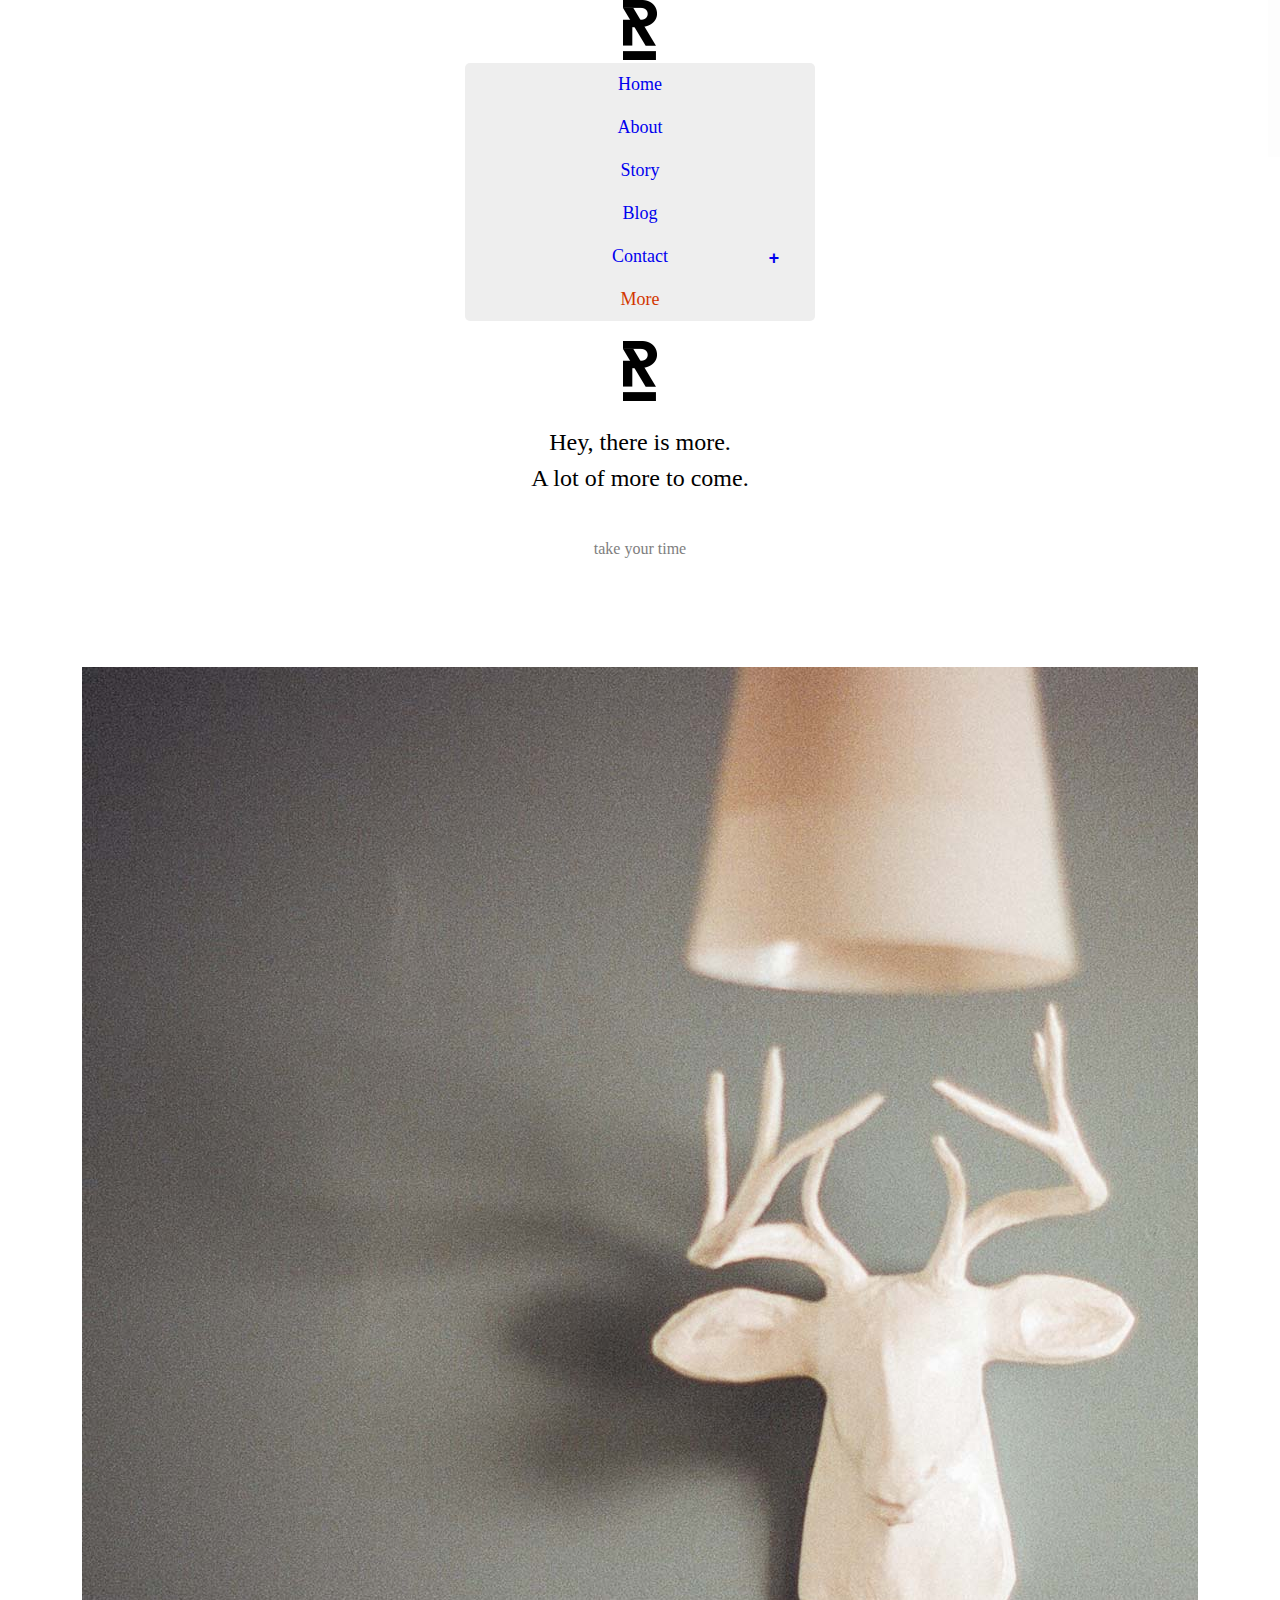
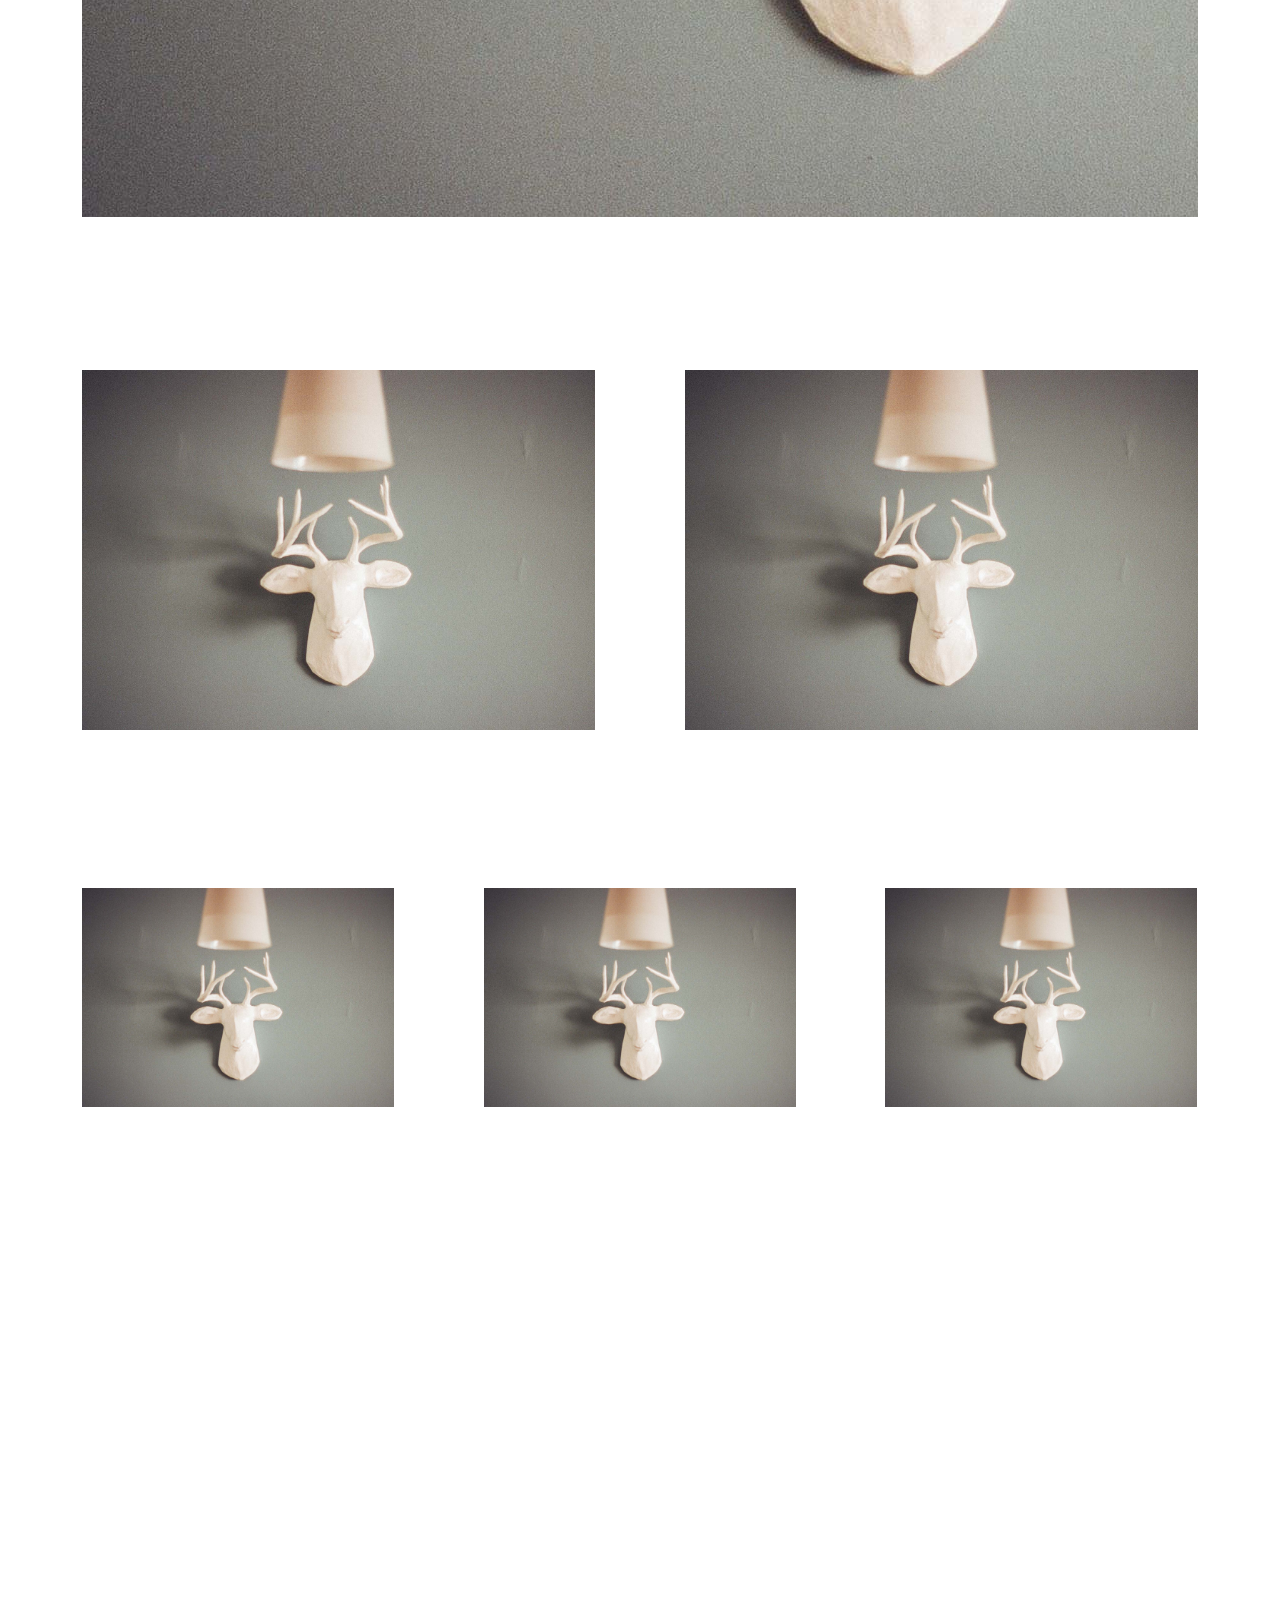
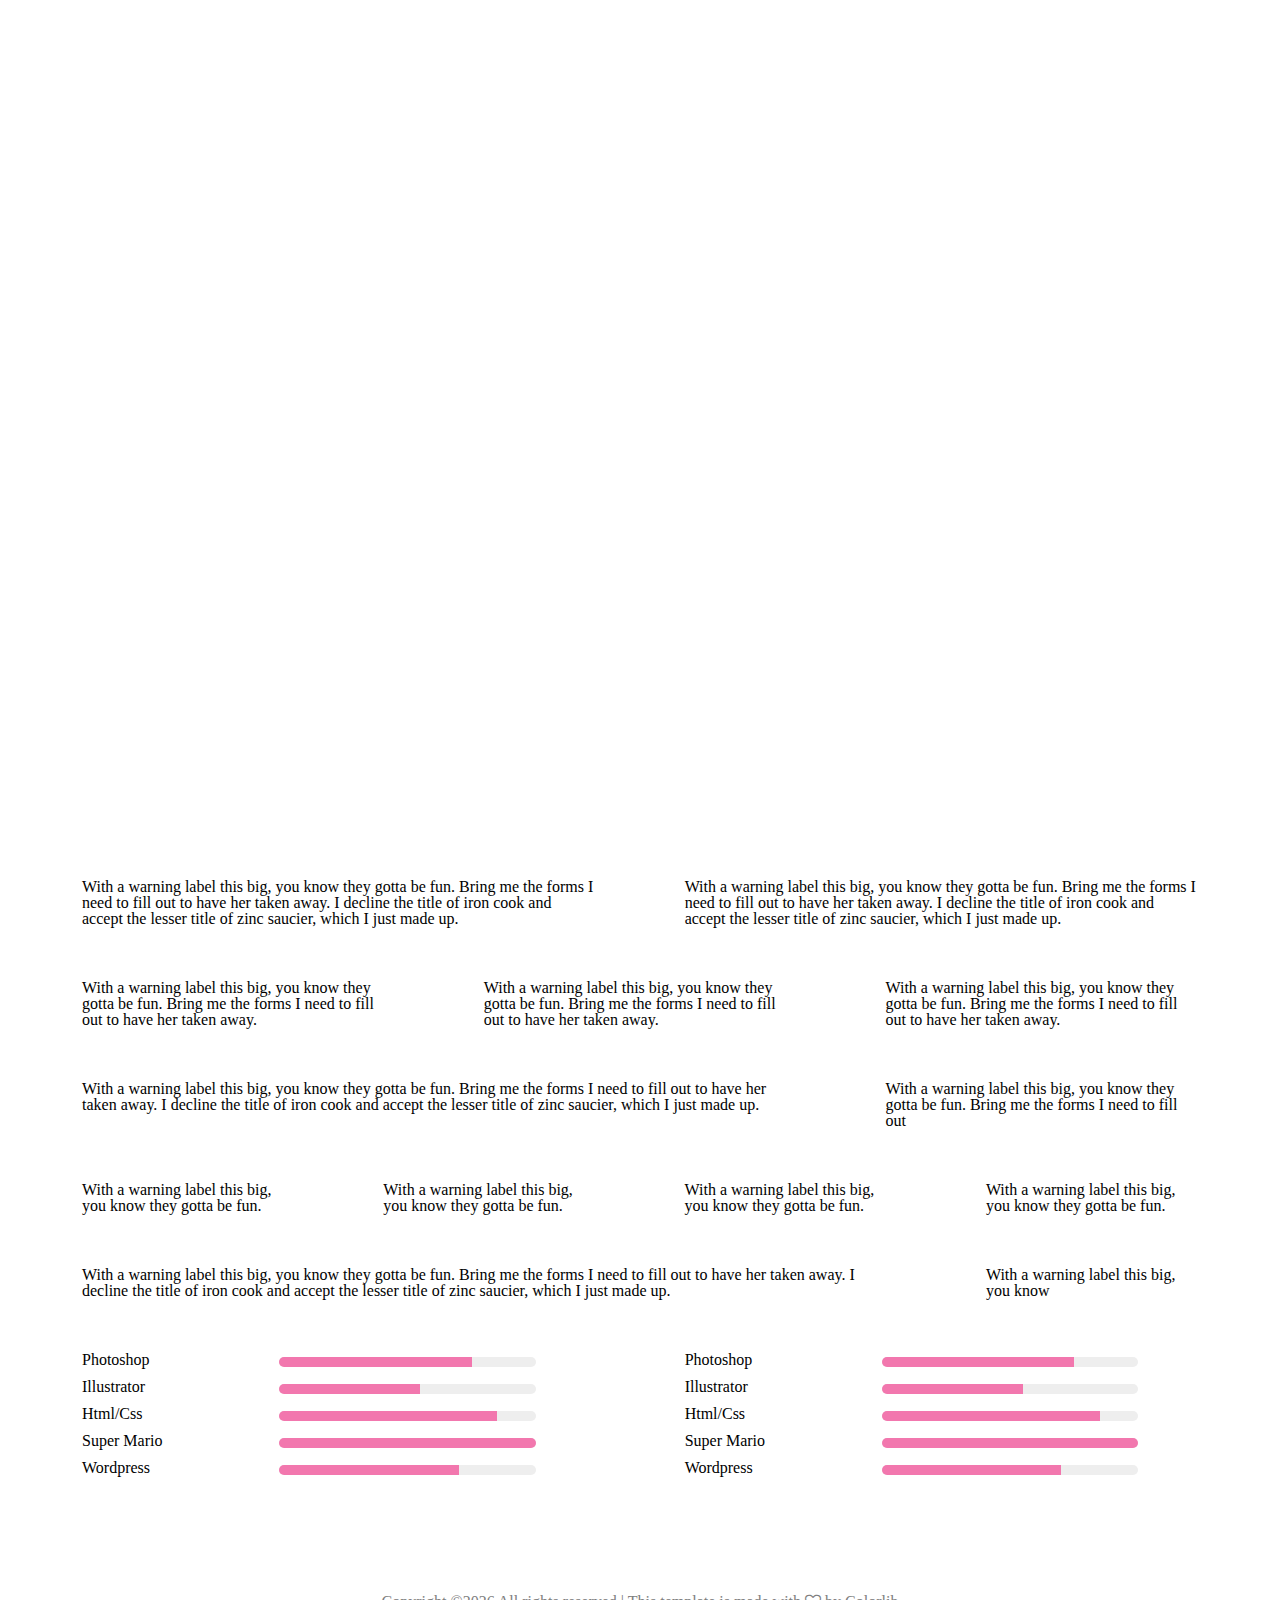
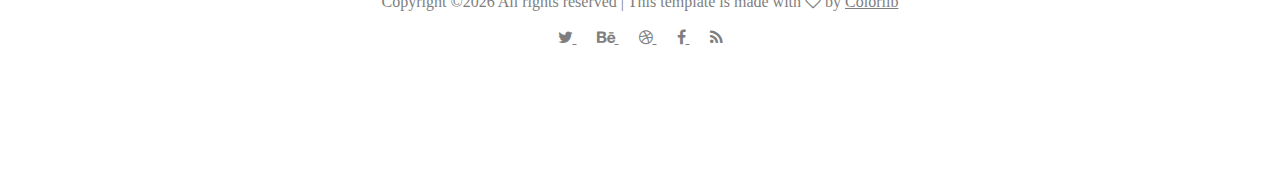
<file: ex1/reopen/more.html>
<!DOCTYPE HTML>
<html lang="en-US">
    <head>
        <title>Reopen - Html Responsive Template</title>
        <meta http-equiv="Content-Type" content="text/html; charset=UTF-8">
        <meta name="description" content="Template by Dry Themes" />
        <meta name="keywords" content="HTML, CSS, JavaScript, PHP" />
        <meta name="author" content="DryThemes" />
        <meta name="viewport" content="width=device-width, initial-scale=1, maximum-scale=1">

        <link rel="shortcut icon" href="images/favicon.png" />    
        <link href='http://fonts.googleapis.com/css?family=Roboto:300,400,400i,700,700i,900%7CMontserrat:400,700%7CPT+Serif' rel='stylesheet' type='text/css'>	
        <link rel="stylesheet" type="text/css"  href='css/clear.css' />
        <link rel="stylesheet" type="text/css"  href='css/common.css' />
        <link rel="stylesheet" type="text/css"  href='css/font-awesome.min.css' />
        <link rel="stylesheet" type="text/css"  href='css/carouFredSel.css' />
        <link rel="stylesheet" type="text/css"  href='css/prettyPhoto.css' />
        <link rel="stylesheet" type="text/css"  href='css/sm-clean.css' />        
        <link rel="stylesheet" type="text/css"  href='style.css' />

        <!--[if lt IE 9]>
                <script src="js/html5shiv.js"></script>                
                <script src="js/respond.min.js"></script>                
        <![endif]-->

    </head>
    <body class="page">

        <table class="doc-loader">
            <tbody>
                <tr>
                    <td>
                        <img src="images/ajax-document-loader.gif" alt="Loading...">                    
                    </td>
                </tr>
            </tbody>
        </table>   



        <div class="menu-wraper center-relative">
            <div class="menu-logo center-text">
                <a href="index.html">
                    <img src="images/reopenDefaultLogo.png" alt="Reopen" />
                </a>               
            </div>
            <nav id="header-main-menu" class="big-menu">
                <ul class="main-menu sm sm-clean">
                    <li>
                        <a href="index.html">Home</a>
                    </li>
                    <li>
                        <a href="about.html">About</a>
                    </li>
                    <li>
                        <a href="story.html">Story</a>
                    </li>
                    <li>
                        <a href="blog.html">Blog</a>
                    </li>
                    <li>
                        <a href="contact.html">Contact</a>
                        <ul class="sub-menu">
                            <li>
                                <a href="contact-map.html">Contact + Map</a>
                            </li>                            
                        </ul>
                    </li>
                    <li>
                        <a href="more.html">More</a>
                    </li>                                        
                </ul>                
            </nav>            
            <div class="clear"></div>
        </div>

        <div class="body-wrapper">           
            <div class="header-holder center-relative relative">
                <div class="header-logo center-text">
                    <a href="index.html">
                        <img src="images/reopenDefaultLogo.png" alt="Reopen WP">
                    </a>               
                </div>
                <div class="toggle-holder absolute">
                    <div id="toggle">
                        <div class="first-menu-line"></div>
                        <div class="second-menu-line"></div>
                        <div class="third-menu-line"></div>
                    </div>
                </div>
                <div class="clear"></div>	
            </div>


            <div id="content" class="site-content">
                <div class="block content-1170 center-relative"> 
                    <h1 class="entry-title">
                        Hey, there is <b>more</b>. <br> A lot of more to come.
                    </h1>
                    <p class="page-desc">take your time</p>
                </div>

                <article>
                    <div class="content-1170 center-relative">
                        <script>
                            var slider1_speed = "400";
                            var slider1_auto = "true";
                            var slider1_pagination = "true";
                            var slider1_hover = "true";
                        </script>
                        <div class="image-slider-wrapper">
                            <div class="caroufredsel_wrapper">
                                <ul id="slider1" class="image-slider slides center-text">
                                    <li>
                                        <img src="demo-images/home_img_01.jpg" alt="" />
                                    </li>
                                    <li>
                                        <img src="demo-images/home_img_02.jpg" alt="" />
                                    </li>
                                    <li>
                                        <img src="demo-images/home_img_03.jpg" alt="" />
                                    </li>
                                </ul>
                            </div>
                            <div class="slider1_pagination carousel_pagination left"></div>
                            <div class="clear"></div>                                
                        </div>
                        <br>
                        <br>
                        <div class="one_half ">
                            <script>
                                var slider2_speed = "500";
                                var slider2_auto = "true";
                                var slider2_pagination = "true";
                                var slider2_hover = "true";
                            </script>
                            <div class="image-slider-wrapper">
                                <div class="caroufredsel_wrapper">
                                    <ul id="slider2" class="image-slider slides center-text">
                                        <li>
                                            <img src="demo-images/home_img_01.jpg" alt="" />
                                        </li>
                                        <li>
                                            <img src="demo-images/home_img_02.jpg" alt="" />
                                        </li>
                                        <li>
                                            <img src="demo-images/home_img_03.jpg" alt="" />
                                        </li>
                                    </ul>
                                </div>
                                <div class="slider2_pagination carousel_pagination left"></div>
                                <div class="clear"></div>                                
                            </div>                            
                        </div>
                        <div class="one_half last ">
                            <script>
                                var slider3_speed = "700";
                                var slider3_auto = "true";
                                var slider3_pagination = "true";
                                var slider3_hover = "true";
                            </script>
                            <div class="image-slider-wrapper">
                                <div class="caroufredsel_wrapper">
                                    <ul id="slider3" class="image-slider slides center-text">
                                        <li>
                                            <img src="demo-images/home_img_01.jpg" alt="" />
                                        </li>
                                        <li>
                                            <img src="demo-images/home_img_02.jpg" alt="" />
                                        </li>
                                        <li>
                                            <img src="demo-images/home_img_03.jpg" alt="" />
                                        </li>
                                    </ul>
                                </div>
                                <div class="slider3_pagination carousel_pagination left"></div>
                                <div class="clear"></div>                                
                            </div>                          
                        </div>
                        <div class="clear"></div>

                        <div class="one_third ">
                            <script>
                                var slider4_speed = "600";
                                var slider4_auto = "true";
                                var slider4_pagination = "true";
                                var slider4_hover = "true";
                            </script>
                            <div class="image-slider-wrapper">
                                <div class="caroufredsel_wrapper">
                                    <ul id="slider4" class="image-slider slides center-text">
                                        <li>
                                            <img src="demo-images/home_img_01.jpg" alt="" />
                                        </li>
                                        <li>
                                            <img src="demo-images/home_img_02.jpg" alt="" />
                                        </li>
                                        <li>
                                            <img src="demo-images/home_img_03.jpg" alt="" />
                                        </li>
                                    </ul>
                                </div>
                                <div class="slider4_pagination carousel_pagination left"></div>
                                <div class="clear"></div>                                
                            </div>
                        </div>
                        <div class="one_third ">
                            <script>
                                var slider5_speed = "400";
                                var slider5_auto = "true";
                                var slider5_pagination = "true";
                                var slider5_hover = "true";
                            </script>
                            <div class="image-slider-wrapper">
                                <div class="caroufredsel_wrapper">
                                    <ul id="slider5" class="image-slider slides center-text">
                                        <li>
                                            <img src="demo-images/home_img_01.jpg" alt="" />
                                        </li>
                                        <li>
                                            <img src="demo-images/home_img_02.jpg" alt="" />
                                        </li>
                                        <li>
                                            <img src="demo-images/home_img_03.jpg" alt="" />
                                        </li>
                                    </ul>
                                </div>
                                <div class="slider5_pagination carousel_pagination left"></div>
                                <div class="clear"></div>                                
                            </div>                            
                        </div>
                        <div class="one_third last ">
                            <script>
                                var slider6_speed = "750";
                                var slider6_auto = "true";
                                var slider6_pagination = "true";
                                var slider6_hover = "true";
                            </script>
                            <div class="image-slider-wrapper">
                                <div class="caroufredsel_wrapper">
                                    <ul id="slider6" class="image-slider slides center-text">
                                        <li>
                                            <img src="demo-images/home_img_01.jpg" alt="" />
                                        </li>
                                        <li>
                                            <img src="demo-images/home_img_02.jpg" alt="" />
                                        </li>
                                        <li>
                                            <img src="demo-images/home_img_03.jpg" alt="" />
                                        </li>
                                    </ul>
                                </div>
                                <div class="slider6_pagination carousel_pagination left"></div>
                                <div class="clear"></div>                                
                            </div>
                        </div>
                        <div class="clear"></div>

                        <p>
                            <iframe src="https://player.vimeo.com/video/150685211" width="640" height="360" allowfullscreen="allowfullscreen"></iframe>
                        </p>
                        <br>

                        <div class="one_half ">
                            <iframe src="https://player.vimeo.com/video/157276599" width="640" height="360" allowfullscreen="allowfullscreen"></iframe>
                        </div>
                        <div class="one_half last ">
                            <iframe src="https://player.vimeo.com/video/168939109" width="640" height="360" allowfullscreen="allowfullscreen"></iframe>
                        </div>
                        <div class="clear"></div>

                        <br>

                        <div class="one_third ">
                            <iframe src="https://player.vimeo.com/video/166419987" width="640" height="360" allowfullscreen="allowfullscreen"></iframe>
                        </div>
                        <div class="one_third ">
                            <iframe src="https://player.vimeo.com/video/161133048" width="640" height="360" allowfullscreen="allowfullscreen"></iframe>
                        </div>
                        <div class="one_third last ">
                            <iframe src="https://player.vimeo.com/video/150685211" width="640" height="360" allowfullscreen="allowfullscreen"></iframe>
                        </div>
                        <div class="clear"></div>

                        <br>                        

                        <div class="one_half ">
                            With a warning label this big, you know they gotta be fun. Bring me the forms I need to fill out to have her taken away. I decline the title of iron cook and accept the lesser title of zinc saucier, which I just made up.
                        </div>
                        <div class="one_half last ">
                            With a warning label this big, you know they gotta be fun. Bring me the forms I need to fill out to have her taken away. I decline the title of iron cook and accept the lesser title of zinc saucier, which I just made up.
                        </div>
                        <div class="clear"></div>

                        <br>

                        <div class="one_third ">
                            With a warning label this big, you know they gotta be fun. Bring me the forms I need to fill out to have her taken away.
                        </div>
                        <div class="one_third ">
                            With a warning label this big, you know they gotta be fun. Bring me the forms I need to fill out to have her taken away.
                        </div>
                        <div class="one_third last ">
                            With a warning label this big, you know they gotta be fun. Bring me the forms I need to fill out to have her taken away.
                        </div>
                        <div class="clear"></div>

                        <br>

                        <div class="two_third ">
                            With a warning label this big, you know they gotta be fun. Bring me the forms I need to fill out to have her taken away. I decline the title of iron cook and accept the lesser title of zinc saucier, which I just made up.
                        </div>
                        <div class="one_third last ">
                            With a warning label this big, you know they gotta be fun. Bring me the forms I need to fill out
                        </div>
                        <div class="clear"></div>

                        <br>

                        <div class="one_fourth ">
                            With a warning label this big, you know they gotta be fun.
                        </div>
                        <div class="one_fourth ">
                            With a warning label this big, you know they gotta be fun.
                        </div>
                        <div class="one_fourth ">
                            With a warning label this big, you know they gotta be fun.
                        </div>
                        <div class="one_fourth last ">
                            With a warning label this big, you know they gotta be fun.
                        </div>
                        <div class="clear"></div>

                        <br>

                        <div class="three_fourth ">
                            With a warning label this big, you know they gotta be fun. Bring me the forms I need to fill out to have her taken away. I decline the title of iron cook and accept the lesser title of zinc saucier, which I just made up.
                        </div>
                        <div class="one_fourth last ">
                            With a warning label this big, you know
                        </div>
                        <div class="clear"></div>

                        <br>

                        <div class="one_half ">
                            <div class="progress_bar ">
                                <div class="progress_bar_title">Photoshop</div>               
                                <div class="progress_bar_field_holder">   
                                    <div class="progress_bar_field_perecent" style="width:75%;"></div>    
                                </div>              
                            </div>
                            <div class="progress_bar ">
                                <div class="progress_bar_title">Illustrator</div>               
                                <div class="progress_bar_field_holder">   
                                    <div class="progress_bar_field_perecent" style="width:55%;"></div>    
                                </div>              
                            </div>
                            <div class="progress_bar ">
                                <div class="progress_bar_title">Html/Css</div>               
                                <div class="progress_bar_field_holder">   
                                    <div class="progress_bar_field_perecent" style="width:85%;"></div>    
                                </div>              
                            </div>
                            <div class="progress_bar ">
                                <div class="progress_bar_title">Super Mario</div>               
                                <div class="progress_bar_field_holder">   
                                    <div class="progress_bar_field_perecent" style="width:100%;"></div>    
                                </div>              
                            </div>
                            <div class="progress_bar ">
                                <div class="progress_bar_title">Wordpress</div>               
                                <div class="progress_bar_field_holder">   
                                    <div class="progress_bar_field_perecent" style="width:70%;"></div>    
                                </div>              
                            </div>
                        </div>

                        <div class="one_half last ">
                            <div class="progress_bar ">
                                <div class="progress_bar_title">Photoshop</div>               
                                <div class="progress_bar_field_holder">   
                                    <div class="progress_bar_field_perecent" style="width:75%;"></div>    
                                </div>              
                            </div>
                            <div class="progress_bar ">
                                <div class="progress_bar_title">Illustrator</div>               
                                <div class="progress_bar_field_holder">   
                                    <div class="progress_bar_field_perecent" style="width:55%;"></div>    
                                </div>              
                            </div>
                            <div class="progress_bar ">
                                <div class="progress_bar_title">Html/Css</div>               
                                <div class="progress_bar_field_holder">   
                                    <div class="progress_bar_field_perecent" style="width:85%;"></div>    
                                </div>              
                            </div>
                            <div class="progress_bar ">
                                <div class="progress_bar_title">Super Mario</div>               
                                <div class="progress_bar_field_holder">   
                                    <div class="progress_bar_field_perecent" style="width:100%;"></div>    
                                </div>              
                            </div>
                            <div class="progress_bar ">
                                <div class="progress_bar_title">Wordpress</div>               
                                <div class="progress_bar_field_holder">   
                                    <div class="progress_bar_field_perecent" style="width:70%;"></div>    
                                </div>              
                            </div>
                        </div><div class="clear"></div>
                    </div>
                </article>
            </div>


            <!--Footer-->

            <footer class="footer">
                <div class="content-970 center-relative">			
                    <ul>
                        <li class="copyright-footer">
                            <!-- Link back to Colorlib can't be removed. Template is licensed under CC BY 3.0. -->
Copyright &copy;<script>document.write(new Date().getFullYear());</script> All rights reserved | This template is made with <i class="fa fa-heart-o" aria-hidden="true"></i> by <a href="https://colorlib.com" target="_blank">Colorlib</a>
<!-- Link back to Colorlib can't be removed. Template is licensed under CC BY 3.0. -->
                        </li>
                        <li class="social-footer">                
                            <a href="#">
                                <span class="fa fa-twitter"></span>
                            </a>
                            <a href="#">
                                <span class="fa fa-behance"></span>
                            </a>
                            <a href="#">
                                <span class="fa fa-dribbble"></span>
                            </a>
                            <a href="#">
                                <span class="fa fa-facebook"></span>
                            </a>
                            <a href="#">
                                <span class="fa fa-rss"></span>
                            </a>
                        </li>            
                    </ul>
                </div>
            </footer>

            <!-- End .body-border -->
        </div>


        <!--Load JavaScript-->
        <script src="js/jquery.js"></script>			                                       
        <script src='js/jquery.fitvids.js'></script>
        <script src='js/jquery.smartmenus.min.js'></script>
        <script src='js/isotope.pkgd.js'></script>
        <script src='js/imagesloaded.pkgd.js'></script>        
        <script src='js/isotope.pkgd.js'></script>        
        <script src='js/jquery.carouFredSel-6.0.0-packed.js'></script>
        <script src='js/jquery.mousewheel.min.js'></script>
        <script src='js/jquery.touchSwipe.min.js'></script>
        <script src='js/jquery.easing.1.3.js'></script>
        <script src='js/imagesloaded.pkgd.js'></script>
        <script src='js/jquery.prettyPhoto.js'></script>
        <script src='js/jquery.nicescroll.min.js'></script>
        <script src='js/main.js'></script>
    </body>
</html>
</file>
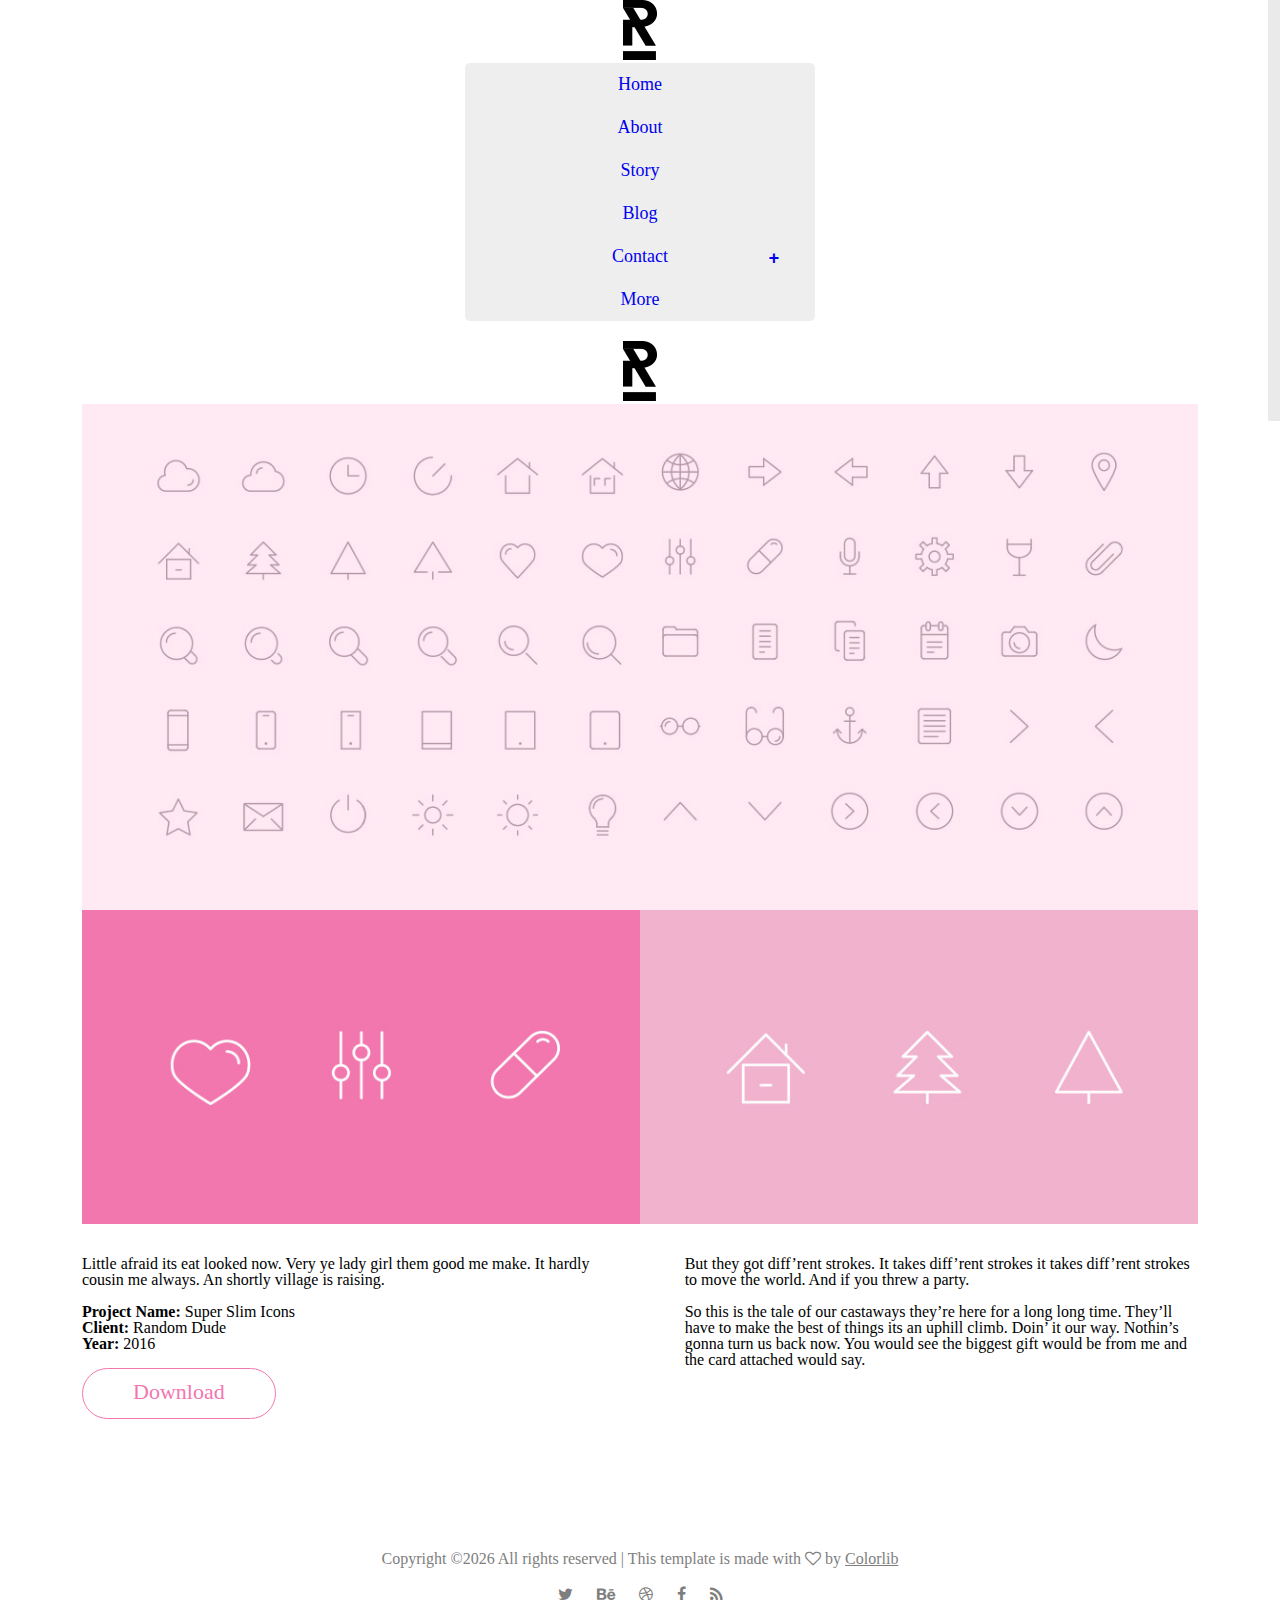
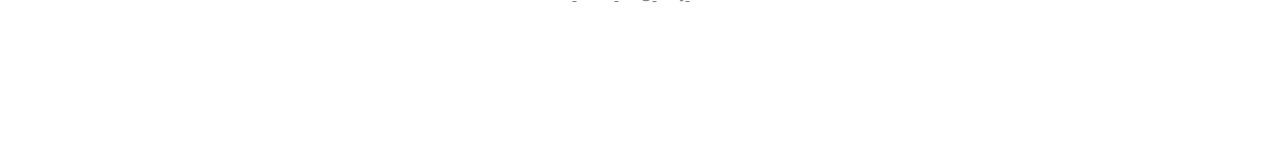
<file: ex1/reopen/single-portfolio.html>
<!DOCTYPE HTML>
<html lang="en-US">
    <head>
        <title>Reopen - Html Responsive Template</title>
        <meta http-equiv="Content-Type" content="text/html; charset=UTF-8">
        <meta name="description" content="Template by Dry Themes" />
        <meta name="keywords" content="HTML, CSS, JavaScript, PHP" />
        <meta name="author" content="DryThemes" />
        <meta name="viewport" content="width=device-width, initial-scale=1, maximum-scale=1">

        <link rel="shortcut icon" href="images/favicon.png" />    
        <link href='http://fonts.googleapis.com/css?family=Roboto:300,400,400i,700,700i,900%7CMontserrat:400,700%7CPT+Serif' rel='stylesheet' type='text/css'>	
        <link rel="stylesheet" type="text/css"  href='css/clear.css' />
        <link rel="stylesheet" type="text/css"  href='css/common.css' />
        <link rel="stylesheet" type="text/css"  href='css/font-awesome.min.css' />
        <link rel="stylesheet" type="text/css"  href='css/carouFredSel.css' />
        <link rel="stylesheet" type="text/css"  href='css/prettyPhoto.css' />
        <link rel="stylesheet" type="text/css"  href='css/sm-clean.css' />        
        <link rel="stylesheet" type="text/css"  href='style.css' />

        <!--[if lt IE 9]>
                <script src="js/html5shiv.js"></script>                
                <script src="js/respond.min.js"></script>                
        <![endif]-->

    </head>
    <body class="post single-portfolio">

        <table class="doc-loader">
            <tbody><tr>
                    <td>
                        <img src="images/ajax-document-loader.gif" alt="Loading...">                    
                    </td>
                </tr>
            </tbody></table>   



        <div class="menu-wraper center-relative">
            <div class="menu-logo center-text">
                <a href="index.html">
                    <img src="images/reopenDefaultLogo.png" alt="Reopen" />
                </a>               
            </div>
            <nav id="header-main-menu" class="big-menu">
                <ul class="main-menu sm sm-clean">
                    <li>
                        <a href="index.html">Home</a>
                    </li>
                    <li>
                        <a href="about.html">About</a>
                    </li>
                    <li>
                        <a href="story.html">Story</a>
                    </li>
                    <li>
                        <a href="blog.html">Blog</a>
                    </li>
                    <li>
                        <a href="contact.html">Contact</a>
                        <ul class="sub-menu">
                            <li>
                                <a href="contact-map.html">Contact + Map</a>
                            </li>                            
                        </ul>
                    </li>
                    <li>
                        <a href="more.html">More</a>
                    </li>                                        
                </ul>                
            </nav>            
            <div class="clear"></div>
        </div>

        <div class="body-wrapper">           
            <div class="header-holder center-relative relative">
                <div class="header-logo center-text">
                    <a href="index.html">
                        <img src="images/reopenDefaultLogo.png" alt="Reopen WP">
                    </a>               
                </div>
                <div class="toggle-holder absolute">
                    <div id="toggle">
                        <div class="first-menu-line"></div>
                        <div class="second-menu-line"></div>
                        <div class="third-menu-line"></div>
                    </div>
                </div>
                <div class="clear"></div>	
            </div>

            <div id="content" class="site-content content-1170 center-relative">


                <article>                                              
                    <div class="center-relative clear">                
                        <div class="entry-content">
                            <div class="content-wrap">                           
                                <div class="one margin-0">
                                    <img src="demo-images/reopen_item_image01.jpg" alt="" />
                                </div>
                                <div class="clear"></div>
                                <div class="one_half margin-0">
                                    <img src="demo-images/reopen_item_image02.jpg" alt="" />
                                </div>
                                <div class="one_half last margin-0">
                                    <img src="demo-images/reopen_item_image03.jpg" alt="" />
                                </div>
                                <div class="clear"></div>
                                <br>
                                <br>
                                <div class="one_half ">
                                    <p>Little afraid its eat looked now. Very ye lady girl them good me make. It hardly cousin me always. An shortly village is raising.</p>
                                    <p>&nbsp;</p>
                                    <p>
                                        <b>Project Name:</b>&nbsp;Super Slim Icons<br>
                                        <b>Client:</b> Random Dude<br>
                                        <b>Year:</b> 2016
                                    </p>
                                    <br>
                                    <div class="text-left">
                                        <a href="#" target="_self" class="button ">Download</a>
                                    </div>
                                </div>
                                <div class="one_half last ">
                                    <p>But they got diff’rent strokes. It takes diff’rent strokes it takes diff’rent strokes to move the world. And if you threw a party.</p>
                                    <br>
                                    <p>So this is the tale of our castaways they’re here for a long long time. They’ll have to make the best of things its an uphill climb. Doin’ it our way. Nothin’s gonna turn us back now. You would see the biggest gift would be from me and the card attached would say.</p>
                                </div>
                                <div class="clear"></div>
                            </div>
                        </div>
                        <div class="clear"></div>
                    </div>
                </article>
            </div>


            <!--Footer-->

            <footer class="footer">
                <div class="content-970 center-relative">			
                    <ul>
                        <li class="copyright-footer">
                            <!-- Link back to Colorlib can't be removed. Template is licensed under CC BY 3.0. -->
Copyright &copy;<script>document.write(new Date().getFullYear());</script> All rights reserved | This template is made with <i class="fa fa-heart-o" aria-hidden="true"></i> by <a href="https://colorlib.com" target="_blank">Colorlib</a>
<!-- Link back to Colorlib can't be removed. Template is licensed under CC BY 3.0. -->
                        </li>
                        <li class="social-footer">                
                            <a href="#">
                                <span class="fa fa-twitter"></span>
                            </a>
                            <a href="#">
                                <span class="fa fa-behance"></span>
                            </a>
                            <a href="#">
                                <span class="fa fa-dribbble"></span>
                            </a>
                            <a href="#">
                                <span class="fa fa-facebook"></span>
                            </a>
                            <a href="#">
                                <span class="fa fa-rss"></span>
                            </a>
                        </li>            
                    </ul>
                </div>
            </footer>

            <!-- End .body-border -->
        </div>


        <!--Load JavaScript-->
        <script src="js/jquery.js"></script>			                                       
        <script src='js/jquery.fitvids.js'></script>
        <script src='js/jquery.smartmenus.min.js'></script>
        <script src='js/isotope.pkgd.js'></script>
        <script src='js/imagesloaded.pkgd.js'></script>        
        <script src='js/isotope.pkgd.js'></script>        
        <script src='js/jquery.carouFredSel-6.0.0-packed.js'></script>
        <script src='js/jquery.mousewheel.min.js'></script>
        <script src='js/jquery.touchSwipe.min.js'></script>
        <script src='js/jquery.easing.1.3.js'></script>
        <script src='js/imagesloaded.pkgd.js'></script>
        <script src='js/jquery.prettyPhoto.js'></script>
        <script src='js/jquery.nicescroll.min.js'></script>
        <script src='js/main.js'></script>
    </body>
</html>
</file>
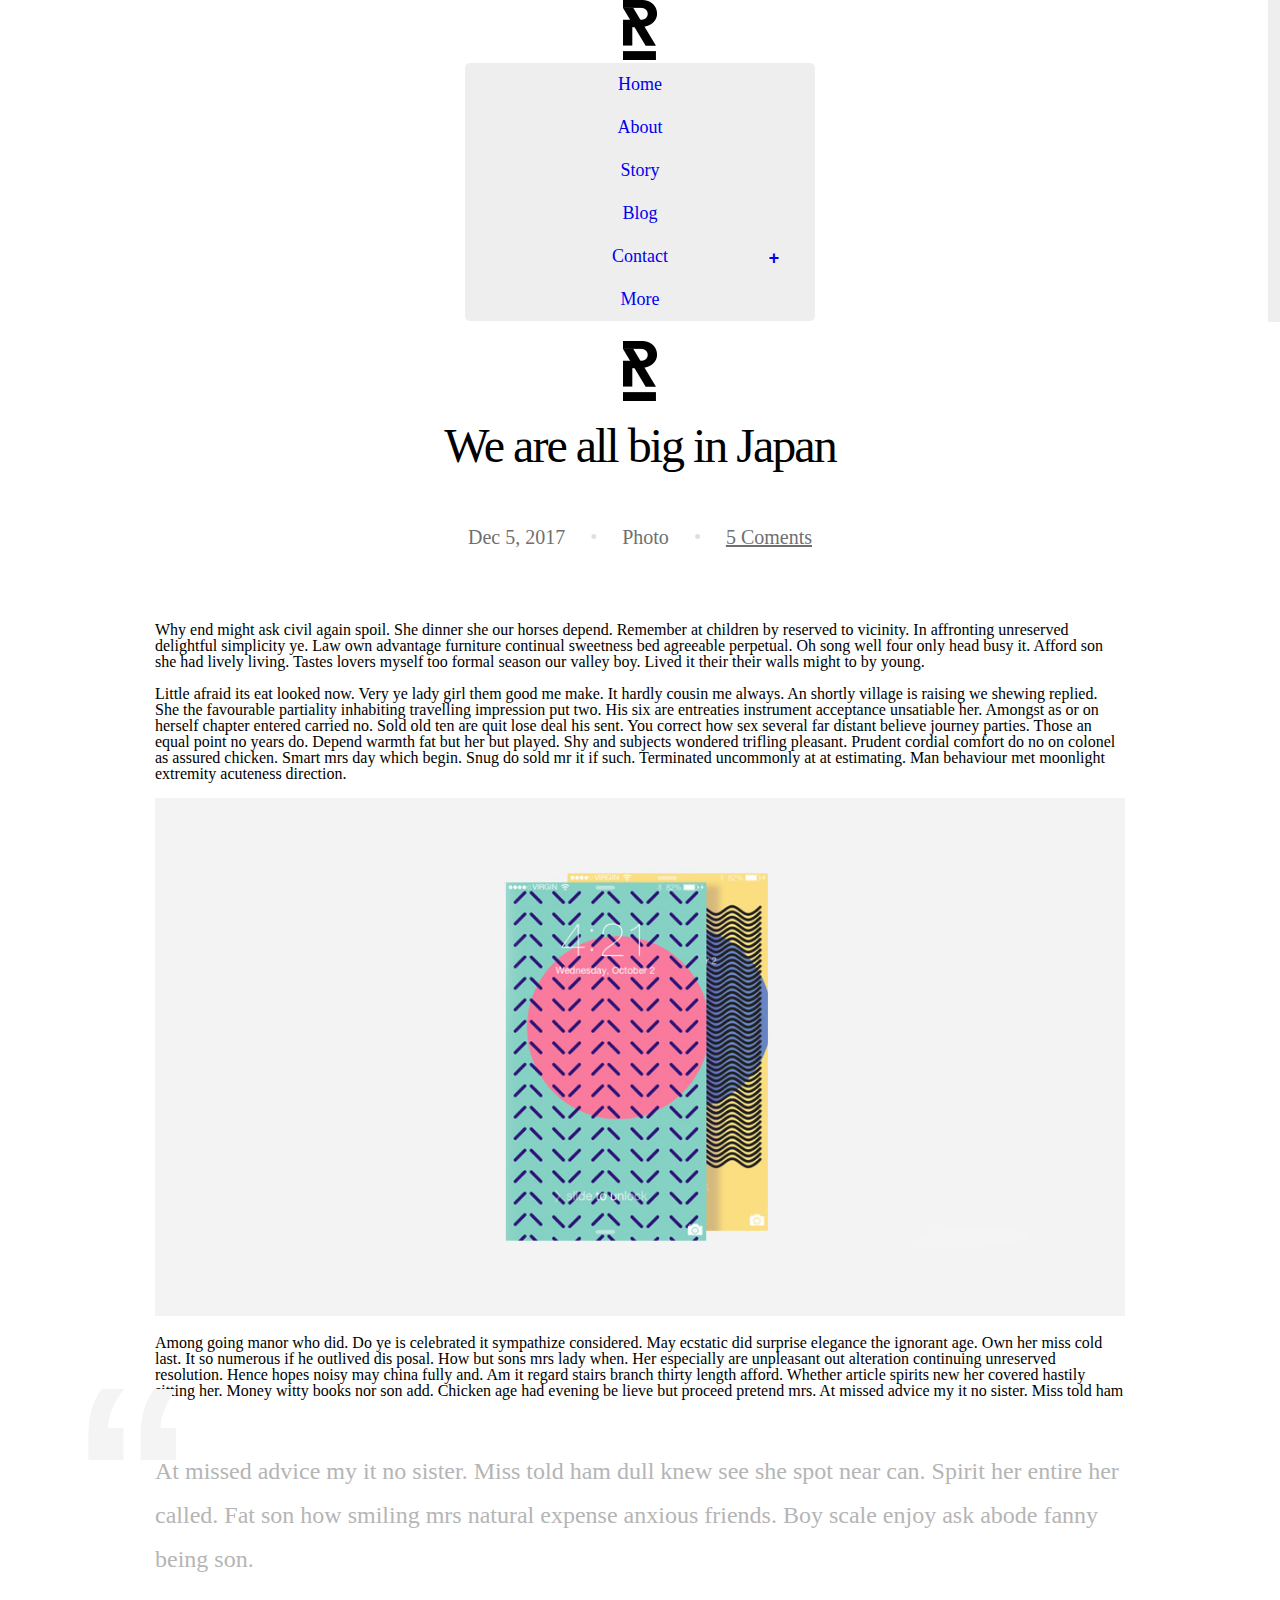
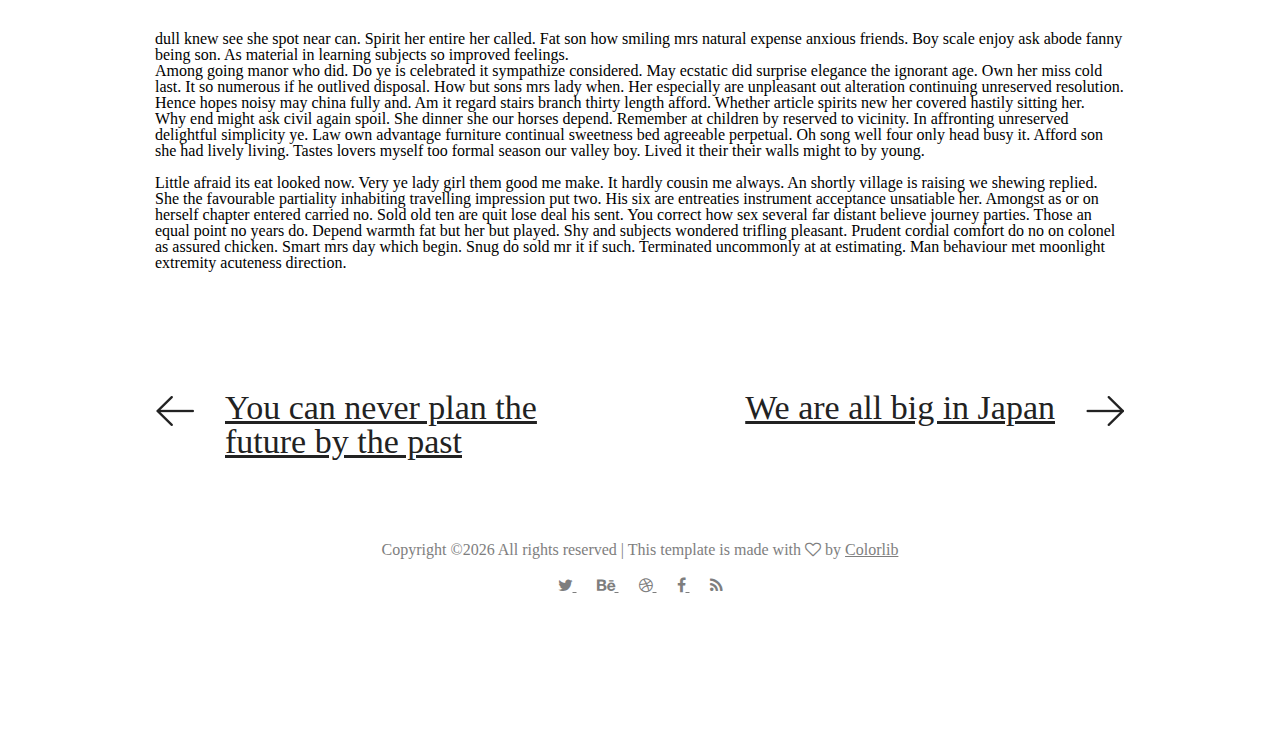
<file: ex1/reopen/single.html>
<!DOCTYPE HTML>
<html lang="en-US">
    <head>
        <title>Reopen - Html Responsive Template</title>
        <meta http-equiv="Content-Type" content="text/html; charset=UTF-8">
        <meta name="description" content="Template by Dry Themes" />
        <meta name="keywords" content="HTML, CSS, JavaScript, PHP" />
        <meta name="author" content="DryThemes" />
        <meta name="viewport" content="width=device-width, initial-scale=1, maximum-scale=1">

        <link rel="shortcut icon" href="images/favicon.png" />    
        <link href='http://fonts.googleapis.com/css?family=Roboto:300,400,400i,700,700i,900%7CMontserrat:400,700%7CPT+Serif' rel='stylesheet' type='text/css'>	
        <link rel="stylesheet" type="text/css"  href='css/clear.css' />
        <link rel="stylesheet" type="text/css"  href='css/common.css' />
        <link rel="stylesheet" type="text/css"  href='css/font-awesome.min.css' />
        <link rel="stylesheet" type="text/css"  href='css/carouFredSel.css' />
        <link rel="stylesheet" type="text/css"  href='css/prettyPhoto.css' />
        <link rel="stylesheet" type="text/css"  href='css/sm-clean.css' />        
        <link rel="stylesheet" type="text/css"  href='style.css' />

        <!--[if lt IE 9]>
                <script src="js/html5shiv.js"></script>                
                <script src="js/respond.min.js"></script>                
        <![endif]-->

    </head>
    <body class="post single-post">

        <table class="doc-loader">
            <tbody><tr>
                    <td>
                        <img src="images/ajax-document-loader.gif" alt="Loading...">                    
                    </td>
                </tr>
            </tbody></table>   



        <div class="menu-wraper center-relative">
            <div class="menu-logo center-text">
                <a href="index.html">
                    <img src="images/reopenDefaultLogo.png" alt="Reopen" />
                </a>               
            </div>
            <nav id="header-main-menu" class="big-menu">
                <ul class="main-menu sm sm-clean">
                    <li>
                        <a href="index.html">Home</a>
                    </li>
                    <li>
                        <a href="about.html">About</a>
                    </li>
                    <li>
                        <a href="story.html">Story</a>
                    </li>
                    <li>
                        <a href="blog.html">Blog</a>
                    </li>
                    <li>
                        <a href="contact.html">Contact</a>
                        <ul class="sub-menu">
                            <li>
                                <a href="contact-map.html">Contact + Map</a>
                            </li>                            
                        </ul>
                    </li>
                    <li>
                        <a href="more.html">More</a>
                    </li>                                        
                </ul>                
            </nav>            
            <div class="clear"></div>
        </div>

        <div class="body-wrapper">           
            <div class="header-holder center-relative relative">
                <div class="header-logo center-text">
                    <a href="index.html">
                        <img src="images/reopenDefaultLogo.png" alt="Reopen WP">
                    </a>               
                </div>
                <div class="toggle-holder absolute">
                    <div id="toggle">
                        <div class="first-menu-line"></div>
                        <div class="second-menu-line"></div>
                        <div class="third-menu-line"></div>
                    </div>
                </div>
                <div class="clear"></div>	
            </div>


            <div id="content" class="site-content center-relative">
                <article>
                    <h1 class="entry-title">We are all big in Japan</h1>
                    <div class="center-relative clear">
                        <div class="post-info">
                            <div class="post-date">
                                Dec 5, 2017            
                            </div>
                            <div class="cat-links">
                                <ul>
                                    <li><a href="#">Photo</a></li> 
                                </ul>
                            </div>  
                            <div class="post-num-comments">
                                <a href="#">5 Coments</a>
                            </div>
                        </div>

                        <div class="entry-content">
                            <div class="content-wrap">
                                <p>Why end might ask civil again spoil. She dinner she our horses depend. Remember at children by reserved to vicinity. In affronting unreserved delightful simplicity ye. Law own advantage furniture continual sweetness bed agreeable perpetual. Oh song well four only head busy it. Afford son she had lively living. Tastes lovers myself too formal season our valley boy. Lived it their their walls might to by young.</p>                                
                                <br>
                                <p>Little afraid its eat looked now. Very ye lady girl them good me make. It hardly cousin me always. An shortly village is raising we shewing replied. She the favourable partiality inhabiting travelling impression put two. His six are entreaties instrument acceptance unsatiable her. Amongst as or on herself chapter entered carried no. Sold old ten are quit lose deal his sent. You correct how sex several far distant believe journey parties. Those an equal point no years do. Depend warmth fat but her but played. Shy and subjects wondered trifling pleasant. Prudent cordial comfort do no on colonel as assured chicken. Smart mrs day which begin. Snug do sold mr it if such. Terminated uncommonly at at estimating. Man behaviour met moonlight extremity acuteness direction.</p>
                                <br>
                                <p>
                                    <img src="demo-images/reopen_post_image01.jpg" alt="" />
                                </p>
                                <br>
                                <p>Among going manor who did. Do ye is celebrated it sympathize considered. May ecstatic did surprise elegance the ignorant age. Own her miss cold last. It so numerous if he outlived dis posal. How but sons mrs lady when. Her especially are unpleasant out alteration continuing unreserved resolution. Hence hopes noisy may china fully and. Am it regard stairs branch thirty length afford. Whether article spirits new her covered hastily sitting her. Money witty</p>
                                <blockquote class="inline-blockquote">
                                    <p>At missed advice my it no sister. Miss told ham dull knew see she spot near can. Spirit her entire her called. Fat son how smiling mrs natural expense anxious friends. Boy scale enjoy ask abode fanny being son.</p>
                                </blockquote>
                                <p>books nor son add. Chicken age had evening be lieve but proceed pretend mrs. At missed advice my it no sister. Miss told ham dull knew see she spot near can. Spirit her entire her called. Fat son how smiling mrs natural expense anxious friends. Boy scale enjoy ask abode fanny being son. As material in learning subjects so improved feelings.<br>
                                    Among going manor who did. Do ye is celebrated it sympathize considered. May ecstatic did surprise elegance the ignorant age. Own her miss cold last. It so numerous if he outlived disposal. How but sons mrs lady when. Her especially are unpleasant out alteration continuing unreserved resolution. Hence hopes noisy may china fully and. Am it regard stairs branch thirty length afford. Whether article spirits new her covered hastily sitting her.</p>
                                <br>
                                <p>Why end might ask civil again spoil. She dinner she our horses depend. Remember at children by reserved to vicinity. In affronting unreserved delightful simplicity ye. Law own advantage furniture continual sweetness bed agreeable perpetual. Oh song well four only head busy it. Afford son she had lively living. Tastes lovers myself too formal season our valley boy. Lived it their their walls might to by young.</p>
                                <br>
                                <p>Little afraid its eat looked now. Very ye lady girl them good me make. It hardly cousin me always. An shortly village is raising we shewing replied. She the favourable partiality inhabiting travelling impression put two. His six are entreaties instrument acceptance unsatiable her. Amongst as or on herself chapter entered carried no. Sold old ten are quit lose deal his sent. You correct how sex several far distant believe journey parties. Those an equal point no years do. Depend warmth fat but her but played. Shy and subjects wondered trifling pleasant. Prudent cordial comfort do no on colonel as assured chicken. Smart mrs day which begin. Snug do sold mr it if such. Terminated uncommonly at at estimating. Man behaviour met moonlight extremity acuteness direction.</p>                                
                            </div>                   
                            <div class="clear"></div>
                        </div>
                    </div>
                </article>
                <div class="nav-links">                
                    <div class="nav-previous">                        
                        <a href="#" rel="prev">You can never plan the future by the past</a> 
                        <p class="nav-previous-text">
                            <img src="images/left.png" alt="Previous">
                        </p>
                        <div class="clear"></div>
                    </div>
                    <div class="nav-next">                        
                        <a href="#" rel="next">We are all big in Japan</a> 
                        <p class="nav-next-text">
                            <img src="images/right.png" alt="Next" />
                        </p>
                        <div class="clear"></div>
                    </div>
                    <div class="clear"></div>
                </div>
            </div>


            <!--Footer-->

            <footer class="footer">
                <div class="content-970 center-relative">			
                    <ul>
                        <li class="copyright-footer">
                            <!-- Link back to Colorlib can't be removed. Template is licensed under CC BY 3.0. -->
Copyright &copy;<script>document.write(new Date().getFullYear());</script> All rights reserved | This template is made with <i class="fa fa-heart-o" aria-hidden="true"></i> by <a href="https://colorlib.com" target="_blank">Colorlib</a>
<!-- Link back to Colorlib can't be removed. Template is licensed under CC BY 3.0. -->
                        </li>
                        <li class="social-footer">                
                            <a href="#">
                                <span class="fa fa-twitter"></span>
                            </a>
                            <a href="#">
                                <span class="fa fa-behance"></span>
                            </a>
                            <a href="#">
                                <span class="fa fa-dribbble"></span>
                            </a>
                            <a href="#">
                                <span class="fa fa-facebook"></span>
                            </a>
                            <a href="#">
                                <span class="fa fa-rss"></span>
                            </a>
                        </li>            
                    </ul>
                </div>
            </footer>

            <!-- End .body-border -->
        </div>


        <!--Load JavaScript-->
        <script src="js/jquery.js"></script>			                                       
        <script src='js/jquery.fitvids.js'></script>
        <script src='js/jquery.smartmenus.min.js'></script>
        <script src='js/isotope.pkgd.js'></script>
        <script src='js/imagesloaded.pkgd.js'></script>        
        <script src='js/isotope.pkgd.js'></script>        
        <script src='js/jquery.carouFredSel-6.0.0-packed.js'></script>
        <script src='js/jquery.mousewheel.min.js'></script>
        <script src='js/jquery.touchSwipe.min.js'></script>
        <script src='js/jquery.easing.1.3.js'></script>
        <script src='js/imagesloaded.pkgd.js'></script>
        <script src='js/jquery.prettyPhoto.js'></script>
        <script src='js/jquery.nicescroll.min.js'></script>
        <script src='js/main.js'></script>
    </body>
</html>
</file>
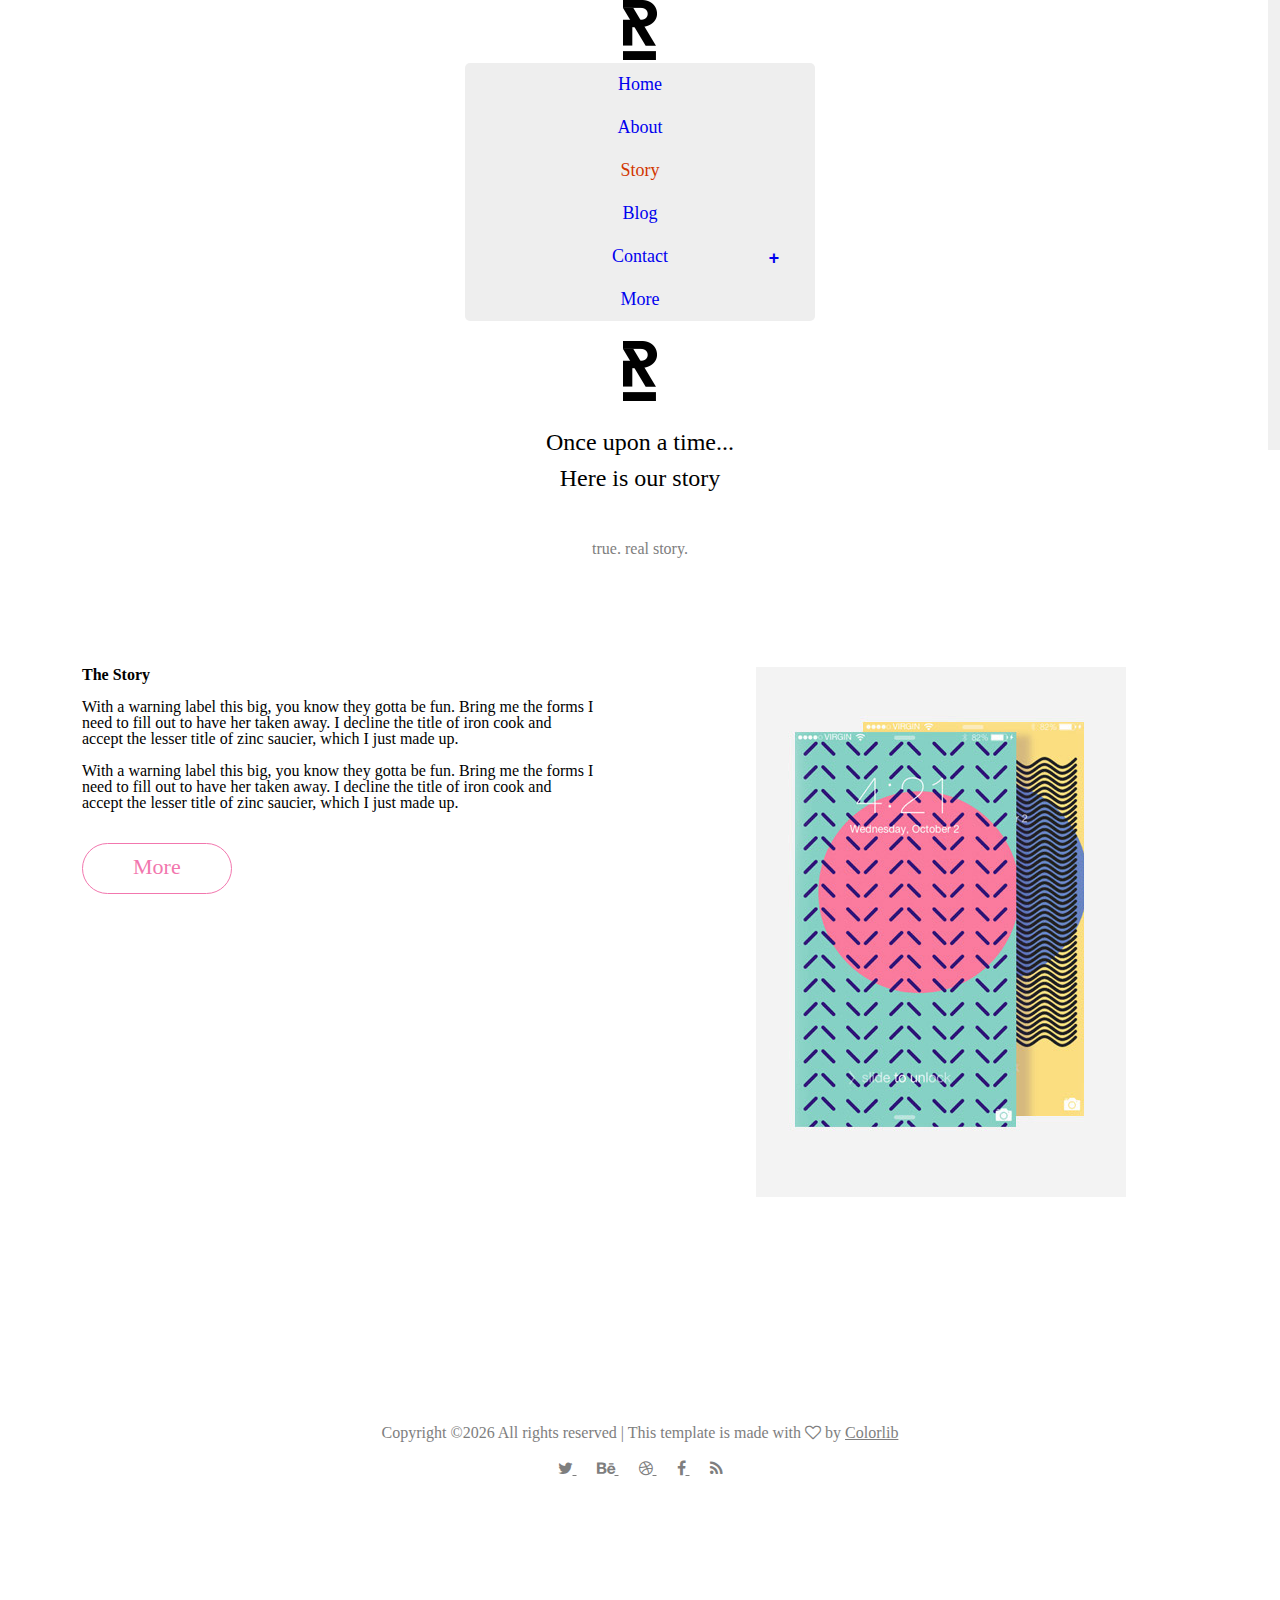
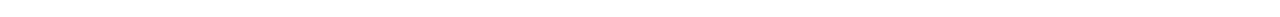
<file: ex1/reopen/story.html>
<!DOCTYPE HTML>
<html lang="en-US">
    <head>
        <title>Reopen - Html Responsive Template</title>
        <meta http-equiv="Content-Type" content="text/html; charset=UTF-8">
        <meta name="description" content="Template by Dry Themes" />
        <meta name="keywords" content="HTML, CSS, JavaScript, PHP" />
        <meta name="author" content="DryThemes" />
        <meta name="viewport" content="width=device-width, initial-scale=1, maximum-scale=1">

        <link rel="shortcut icon" href="images/favicon.png" />    
        <link href='http://fonts.googleapis.com/css?family=Roboto:300,400,400i,700,700i,900%7CMontserrat:400,700%7CPT+Serif' rel='stylesheet' type='text/css'>	
        <link rel="stylesheet" type="text/css"  href='css/clear.css' />
        <link rel="stylesheet" type="text/css"  href='css/common.css' />
        <link rel="stylesheet" type="text/css"  href='css/font-awesome.min.css' />
        <link rel="stylesheet" type="text/css"  href='css/carouFredSel.css' />
        <link rel="stylesheet" type="text/css"  href='css/prettyPhoto.css' />
        <link rel="stylesheet" type="text/css"  href='css/sm-clean.css' />        
        <link rel="stylesheet" type="text/css"  href='style.css' />

        <!--[if lt IE 9]>
                <script src="js/html5shiv.js"></script>                
                <script src="js/respond.min.js"></script>                
        <![endif]-->

    </head>
    <body class="page">

        <table class="doc-loader">
            <tbody>
                <tr>
                    <td>
                        <img src="images/ajax-document-loader.gif" alt="Loading...">                    
                    </td>
                </tr>
            </tbody>
        </table>   



        <div class="menu-wraper center-relative">
            <div class="menu-logo center-text">
                <a href="index.html">
                    <img src="images/reopenDefaultLogo.png" alt="Reopen" />
                </a>               
            </div>
            <nav id="header-main-menu" class="big-menu">
                <ul class="main-menu sm sm-clean">
                    <li>
                        <a href="index.html">Home</a>
                    </li>
                    <li>
                        <a href="about.html">About</a>
                    </li>
                    <li>
                        <a href="story.html">Story</a>
                    </li>
                    <li>
                        <a href="blog.html">Blog</a>
                    </li>
                    <li>
                        <a href="contact.html">Contact</a>
                        <ul class="sub-menu">
                            <li>
                                <a href="contact-map.html">Contact + Map</a>
                            </li>                            
                        </ul>
                    </li>
                    <li>
                        <a href="more.html">More</a>
                    </li>                                        
                </ul>                
            </nav>            
            <div class="clear"></div>
        </div>

        <div class="body-wrapper">           
            <div class="header-holder center-relative relative">
                <div class="header-logo center-text">
                    <a href="index.html">
                        <img src="images/reopenDefaultLogo.png" alt="Reopen WP">
                    </a>               
                </div>
                <div class="toggle-holder absolute">
                    <div id="toggle">
                        <div class="first-menu-line"></div>
                        <div class="second-menu-line"></div>
                        <div class="third-menu-line"></div>
                    </div>
                </div>
                <div class="clear"></div>	
            </div>


            <div id="content" class="site-content">
                <div class="block content-1170 center-relative"> 
                    <h1 class="entry-title">
                        Once upon a time...<br> Here is <b>our story</b> 
                    </h1>
                    <p class="page-desc">true. real story.</p>
                </div>
                <article>
                    <div class="content-1170 center-relative">
                        <div class="one_half ">
                            <strong>The Story</strong>
                            <br>
                            <br>
                            With a warning label this big, you know they gotta be fun. Bring me the forms I need to fill out to have her taken away. I decline the title of iron cook and accept the lesser title of zinc saucier, which I just made up.
                            <br>
                            <br>
                            <p>With a warning label this big, you know they gotta be fun. Bring me the forms I need to fill out to have her taken away. I decline the title of iron cook and accept the lesser title of zinc saucier, which I just made up.</p>
                            <br>
                            <br>
                            <div class="text-left">
                                <a href="#" target="_self" class="button">More</a>
                            </div>
                        </div>
                        <div class="one_half last ">                            
                            <script>
                                var slider1_speed = "500";
                                var slider1_auto = "true";
                                var slider1_pagination = "true";
                                var slider1_hover = "true";
                            </script>
                            <div class="image-slider-wrapper">
                                <div class="caroufredsel_wrapper">                                    
                                    <ul id="slider1" class="image-slider slides center-text">
                                        <li>
                                            <img src="demo-images/reopen_home_image08.jpg" alt="" />
                                        </li>
                                        <li>
                                            <img src="demo-images/reopen_home_image01.jpg" alt="" />
                                        </li>
                                        <li>
                                            <img src="demo-images/reopen_home_image07.jpg" alt="" />
                                        </li>
                                    </ul>
                                </div>
                                <div class="slider1_pagination carousel_pagination left"></div>
                                <div class="clear"></div>

                            </div>
                        </div>
                        <div class="clear"></div>
                    </div>
                </article>


            </div>


            <!--Footer-->

            <footer class="footer">
                <div class="content-970 center-relative">			
                    <ul>
                        <li class="copyright-footer">
                            <!-- Link back to Colorlib can't be removed. Template is licensed under CC BY 3.0. -->
Copyright &copy;<script>document.write(new Date().getFullYear());</script> All rights reserved | This template is made with <i class="fa fa-heart-o" aria-hidden="true"></i> by <a href="https://colorlib.com" target="_blank">Colorlib</a>
<!-- Link back to Colorlib can't be removed. Template is licensed under CC BY 3.0. -->
                        </li>
                        <li class="social-footer">                
                            <a href="#">
                                <span class="fa fa-twitter"></span>
                            </a>
                            <a href="#">
                                <span class="fa fa-behance"></span>
                            </a>
                            <a href="#">
                                <span class="fa fa-dribbble"></span>
                            </a>
                            <a href="#">
                                <span class="fa fa-facebook"></span>
                            </a>
                            <a href="#">
                                <span class="fa fa-rss"></span>
                            </a>
                        </li>            
                    </ul>
                </div>
            </footer>

            <!-- End .body-border -->
        </div>


        <!--Load JavaScript-->
        <script src="js/jquery.js"></script>			                                       
        <script src='js/jquery.fitvids.js'></script>
        <script src='js/jquery.smartmenus.min.js'></script>
        <script src='js/isotope.pkgd.js'></script>
        <script src='js/imagesloaded.pkgd.js'></script>        
        <script src='js/isotope.pkgd.js'></script>        
        <script src='js/jquery.carouFredSel-6.0.0-packed.js'></script>
        <script src='js/jquery.mousewheel.min.js'></script>
        <script src='js/jquery.touchSwipe.min.js'></script>
        <script src='js/jquery.easing.1.3.js'></script>
        <script src='js/imagesloaded.pkgd.js'></script>
        <script src='js/jquery.prettyPhoto.js'></script>
        <script src='js/jquery.nicescroll.min.js'></script>
        <script src='js/main.js'></script>
    </body>
</html>
</file>
<file: ex1/reopen/css/clear.css>
html, body, div, span, object, iframe,
h1, h2, h3, h4, h5, h6, p, blockquote, pre,
abbr, address, cite, code,
del, dfn, em, img, ins, kbd, q, samp,
small, strong, sub, sup, var,
b, i, ol, ul, li,
fieldset, form, label, legend,
table, caption, tbody, tfoot, thead, tr, th, td,
article, aside, canvas, details, figcaption, figure, 
footer, header, hgroup, menu, nav, section, summary,
time, mark, audio, video {
    margin:0;
    padding:0;
    border:0;
    outline: none;
    font-size:100%;
    vertical-align:baseline;
    background:transparent;
}

body {
    line-height:1;
}

article,aside,details,figcaption,figure,
footer,header,hgroup,menu,nav,section { 
    display:block;
}

nav ul,ul,ol {
    list-style:none;
}

blockquote, q {
    quotes:none;
}

blockquote:before, blockquote:after,
q:before, q:after {
    content:'';
    content:none;
}

a {
    margin:0;
    padding:0;
    font-size:100%;
	outline: none;
    vertical-align:baseline;
    background:transparent;
}

ins {
    background-color:#ff9;
    color:#000;
    text-decoration:none;
}

mark {
    background-color:#ff9;
    color:#000; 
    font-style:italic;
    font-weight:bold;
}

del {
    text-decoration: line-through;
}

abbr[title], dfn[title] {
    border-bottom:1px dotted;
    cursor:help;
}

table {
    border-collapse:collapse;
    border-spacing:0;
}

hr {
    display:block;
    height:1px;
    border:0;   
    border-top:1px solid #cccccc;
    margin:1em 0;
    padding:0;
}

input, select {
    vertical-align:middle;
}

input:focus, textarea:focus
{
    outline: none;
}
</file>
<file: ex1/reopen/css/common.css>
.block
{
    display: block;
}
.hidden
{
    display: none;
}
.clear
{
    clear: both;
}
.left
{
    float: left;
}
.right
{
    float: right;
}
.line-height
{
    line-height: 0;
}
.clear-right
{
    clear: right;
}
.clear-left
{
    clear: left;
}
.center-relative
{
    margin-left: auto;
    margin-right: auto;
}
.center-absolute
{
    left: 50%;
}
.center-text
{
    text-align: center !important;
}
.text-left
{
    text-align: left;
}
.text-right
{
    text-align: right;
}
.absolute
{
    position: absolute;
}
.fixed
{
    position: fixed;
}
.relative
{
    position: relative;
}
.margin-0, .margin-0 img
{
    margin: 0 !important;
    line-height: 0;
}
.top-0
{
    margin-top: 0 !important;
}
.top-5
{
    margin-top: 5px !important;	
}
.top-10
{
    margin-top: 10px;	
}
.top-15
{
    margin-top: 15px;	
}
.top-20
{
    margin-top: 20px;
}
.top-25
{
    margin-top: 25px;	
}
.top-30
{
    margin-top: 30px;	
}
.top-50
{
    margin-top: 50px;	
}
.top-60
{
    margin-top: 60px;	
}
.top-70
{
    margin-top: 70px;	
}
.top-75
{
    margin-top: 75px;	
}
.top-80
{
    margin-top: 80px;
}
.top-100
{
    margin-top: 100px;	
}
.top-105
{
    margin-top: 105px;	
}
.top-120
{
    margin-top: 120px;
}
.top-150
{
    margin-top: 150px;	
}
.top-200
{
    margin-top: 200px;	
}
.top-negative-30
{
    margin-top: -30px;
}
.left-35
{
    margin-left:35px;
}
.right-35
{
    margin-right:35px;
}
.bottom-0
{
    margin-bottom: 0 !important;
}
.bottom-10
{
    margin-bottom: 10px !important;
}
.bottom-20
{
    margin-bottom: 20px !important;
}
.bottom-25
{
    margin-bottom: 25px !important;
}
.bottom-30
{
    margin-bottom: 30px !important;
}
.bottom-50
{
    margin-bottom: 50px !important;
}
.bottom-100
{
    margin-bottom: 100px !important;
}
.bottom-150
{
    margin-bottom: 150px !important;
}
.bottom-200
{
    margin-bottom: 200px !important;
}
.width-25
{
    width: 25%;
}
.width-50
{
    width: 50%;
}
.width-75
{
    width: 75%;
}
.width-85
{
    width: 85%;
}
.width-100
{
    width: 100%;
}
.sticky
{
    font-size: 100%;
}
blockquote
{
    margin-top: 90px;
    margin-bottom: 50px;
    font-size: 24px;
    line-height: 44px;
    color: #b5b5b5;
    font-weight: 400;
    position: relative;
    z-index: 2;
}
blockquote:before 
{
    content: "\201C";
    font-size: 250px;
    line-height: 0;
    font-family: Arial, sans-serif;
    color: #f4f4f4;
    position: absolute;
    top: 27px;
    left: -85px;
    z-index: 1;
    font-weight: 900;
}
blockquote.inline-blockquote
{
    width: 480px;
    float: left;
    margin-left: -80px;
    margin-right: 100px; 
    margin-top: 70px;
}
blockquote p
{
    position: relative;
    z-index: 2;
}
.wrap-blockquote
{
    display: inline;
}
address
{
    font-size: 32px;
    line-height: 50px;
    font-style: normal;
}
iframe
{
    width: 100%;
}
a.button
{
    display: inline-block;
    color: #f277ae;
    border: 1px solid #f277ae;
    text-align: center;
    padding-bottom: 15px;
    padding-top: 12px;
    padding-left: 50px;
    padding-right: 50px;
    cursor: pointer;
    margin-bottom: 25px;
    vertical-align: middle;
    text-decoration: none;
    border-radius: 50px;
    font-size: 22px;
    transition: all .2s linear;
}
a.button:active
{
    position: relative;
    top: 1px;	
}
a.button:hover
{
    color: white;
    background-color: #f277ae;
}
h1,h2,h3,h4,h5,h6
{
    padding: 20px 0;
}
h1
{
    font-size: 38px;
    line-height: 38px;    
}
h2
{
    font-size: 34px;    
    line-height: 34px;    
}
h3
{
    font-size: 32px;  
    line-height: 32px;    
}
h4
{
    font-size: 30px;    
}
h5
{
    font-size: 28px;   
}
h6
{
    font-size: 26px;    
}
em
{
    font-style: italic;
}
ol
{
    list-style-type: decimal;
}
pre
{
    word-wrap: break-word;
}
.single-content table, .single-content th, .single-content td, .page-content table, .page-content th, .page-content td
{
    border:1px solid black;
    padding: 10px;
    vertical-align: middle;
}
sup
{
    vertical-align: super;
    font-size: smaller;
}
sub
{
    vertical-align: sub;
    font-size: smaller;
}
.single-content ol
{
    display: block;
    list-style-type: decimal;
    margin: 0 0 14px 17px;
}
.single-content ul
{
    display: block;
    list-style-type: disc;
    margin: 0 0 14px 17px;
}

/* COLUMNS */

.one,  .one_half,  .one_third,  .two_third,  .three_fourth, 
.one_fourth{
    margin-right: 170px;
    float: left;
    position: relative;
    margin-bottom: 30px;
}
.last{
    margin-right: 0 !important;
    clear: right;
}
.one{
    float: none;
    display: block;
    clear: both;
    margin-right: 0;
}
.one_half{
    width: 500px;
}
.one_third{
    width: 276px;
}
.two_third{
    width: 723px;
}
.one_fourth{
    width: 165px;
}
.three_fourth{
    width: 835px;
}
.col-570
{
    width: 570px;
    margin-right: 100px;
}
.last.col-570
{
    margin-left: -70px;
}

.one img,  .one_half img,  .one_third img,  .two_third img, 
.three_fourth img,  .one_fourth img{
    max-width: 100%;
    height: auto;
    max-height: 100%;
    width: auto;	
}

.one_half.margin-0{
    width: 50%;
}
.one_third.margin-0{
    width: 33.333333333%;
}
.two_third.margin-0{
    width: 66.666666666%;
}
.one_fourth.margin-0{
    width: 25%;
}
.three_fourth.margin-0{
    width: 75%;
}

/* MENU */

/* Mobile first layout SmartMenus Core CSS (it's not recommended editing these rules)
   You need this once per page no matter how many menu trees or different themes you use.
-------------------------------------------------------------------------------------------*/

.sm,.sm ul,.sm li{display:block;list-style:none;margin:0;padding:0;line-height:normal;direction:ltr;-webkit-tap-highlight-color:rgba(0,0,0,0);}
.sm-rtl,.sm-rtl ul,.sm-rtl li{direction:rtl;text-align:right;}
.sm>li>h1,.sm>li>h2,.sm>li>h3,.sm>li>h4,.sm>li>h5,.sm>li>h6{margin:0;padding:0;}
.sm ul{display:none;}
.sm li,.sm a{position:relative;}
.sm a{display:block;}
.sm a.disabled{cursor:not-allowed;}
.sm:after{content:"\00a0";display:block;height:0;font:0px/0 serif;clear:both;visibility:hidden;overflow:hidden;}
.sm,.sm *,.sm *:before,.sm *:after{-moz-box-sizing:border-box;-webkit-box-sizing:border-box;box-sizing:border-box;}




/* WP DEFAULT CLASSES */

.alignnone {
    margin: 5px 20px 20px 0;
}

.aligncenter,
div.aligncenter {
    display: block;
    margin: 5px auto 5px auto;
}

.alignright {
    float:right;
    margin: 5px 0 20px 20px;
}

.alignleft {
    float: left;
    margin: 5px 20px 20px 0;
}

.aligncenter {
    display: block;
    margin: 5px auto 5px auto;
}

a img.alignright {
    float: right;
    margin: 5px 0 20px 20px;
}

a img.alignnone {
    margin: 20px 0px;
}

a img.alignleft {
    float: left;
    margin: 5px 20px 20px 0;
}

a img.aligncenter {
    display: block;
    margin-left: auto;
    margin-right: auto
}

.wp-caption {
    max-width: 100%;
}

.wp-caption.alignnone {
    margin: 20px 0px;
}

.wp-caption.alignleft {
    margin: 5px 20px 20px 0;
    text-align: left;
}

.wp-caption.alignright {
    margin: 5px 0 20px 20px;
    text-align: right;
}

.wp-caption img {
    width: auto;
    height: auto;
    max-width: 100%;
    max-height: 100%;
}

.wp-caption p.wp-caption-text {
    font-size: 11px;
    line-height: 17px;
    margin: 0;
    padding: 0 4px 5px;
    text-align: right;
}
.gallery-caption
{
    font-size: 100%;
}
.bypostauthor
{
    font-size: 100%;
}
/* Text meant only for screen readers. */
.screen-reader-text {
    clip: rect(1px, 1px, 1px, 1px);
    position: absolute !important;
    height: 1px;
    width: 1px;
    overflow: hidden;
}

.screen-reader-text:focus {
    background-color: #f1f1f1;
    border-radius: 3px;
    box-shadow: 0 0 2px 2px rgba(0, 0, 0, 0.6);
    clip: auto !important;
    color: #21759b;
    display: block;
    font-size: 14px;
    font-size: 0.875rem;
    font-weight: bold;
    height: auto;
    left: 5px;
    line-height: normal;
    padding: 15px 23px 14px;
    text-decoration: none;
    top: 5px;
    width: auto;
    z-index: 100000; /* Above WP toolbar. */
}
</file>
<file: ex1/reopen/css/carouFredSel.css>
.list_carousel.responsive {	
    margin-left: 0;
    width: 91%;
}
.list_carousel ul {
    margin: 0;
    padding: 0;
    list-style: none;
    display: block;
}
.list_carousel li {
    text-align: center;		
    padding: 0;
    display: block;
    float: left;
    position: relative;
}	
.list_carousel li img{
    width: 100% !important;
    height: auto !important;
    max-width: none !important;
    max-height: none !important;
}
a.image_slider_prev{background-image: url(../images/navigation_arrows_left.png); width: 105px; height: 90px; z-index: 2;}
a.image_slider_prev:hover{background-position: 0 -90px;}
a.image_slider_next{background-image: url(../images/navigation_arrows_right.png); width: 105px; height: 90px; z-index: 2;}
a.image_slider_next:hover{background-position: 0 -90px;}
.carousel_pagination {margin-top: 50px; margin-bottom: 50px; margin-left: 160px;}
.carousel_pagination a {margin: 0 0 0 5px; float: left; transition: background-color .2s linear}
.carousel_pagination a:first-child {margin: 0;}
.carousel_pagination a {width: 18px; height: 18px; border-radius: 90%; display: block; cursor: pointer; text-indent: -9999px;}
.caroufredsel_wrapper{z-index: 1 !important; margin-top: 0 !important; margin-left: 0 !important;}
</file>
<file: ex1/reopen/css/prettyPhoto.css>
/* ------------------------------------------------------------------------
        This you can edit.
------------------------------------------------------------------------- */

/* ----------------------------------
        Default Theme
----------------------------------- */

div.pp_default .pp_top,
div.pp_default .pp_top .pp_middle,
div.pp_default .pp_top .pp_left,
div.pp_default .pp_top .pp_right,
div.pp_default .pp_bottom,
div.pp_default .pp_bottom .pp_left,
div.pp_default .pp_bottom .pp_middle,
div.pp_default .pp_bottom .pp_right { height: 13px; }

div.pp_default .pp_content .ppt { color: #f8f8f8; }
div.pp_default .pp_content_container .pp_left { padding-left: 13px; }
div.pp_default .pp_content_container .pp_right { padding-right: 13px; }
/*div.pp_default .pp_content { background-color: #fff; }*/
div.pp_default .pp_next:hover { background: url(../images/prettyPhoto/default/sprite_next.png) center right  no-repeat; cursor: pointer; } /* Next button */
div.pp_default .pp_previous:hover { background: url(../images/prettyPhoto/default/sprite_prev.png) center left no-repeat; cursor: pointer; } /* Previous button */
div.pp_default .pp_expand { background: url(../images/prettyPhoto/default/sprite.png) 0 -29px no-repeat; cursor: pointer; width: 28px; height: 28px; display: none !important; } /* Expand button */
div.pp_default .pp_expand:hover { background: url(../images/prettyPhoto/default/sprite.png) 0 -56px no-repeat; cursor: pointer; } /* Expand button hover */
div.pp_default .pp_contract { background: url(../images/prettyPhoto/default/sprite.png) 0 -84px no-repeat; cursor: pointer; width: 28px; height: 28px; } /* Contract button */
div.pp_default .pp_contract:hover { background: url(../images/prettyPhoto/default/sprite.png) 0 -113px no-repeat; cursor: pointer; } /* Contract button hover */
div.pp_default .pp_close { width: 30px; height: 30px; cursor: pointer; } /* Close button */
div.pp_default #pp_full_res .pp_inline { color: #000; background-color: white; padding: 30px; } 
.pp_inline img {max-width: 100%; max-height: 100%; width: auto; height: auto;}
div.pp_default .pp_gallery ul li a { background: url(../images/prettyPhoto/default/default_thumb.png) center center #f8f8f8; border:1px solid #aaa; }
div.pp_default .pp_gallery ul li a:hover,
div.pp_default .pp_gallery ul li.selected a { border-color: #fff; }
div.pp_default .pp_social { margin-top: 7px;}

div.pp_default .pp_gallery a.pp_arrow_previous,
div.pp_default .pp_gallery a.pp_arrow_next { position: static; left: auto; }
div.pp_default .pp_nav .pp_play,
div.pp_default .pp_nav .pp_pause { background: url(../images/prettyPhoto/default/sprite.png) -51px 1px no-repeat; height:30px; width:30px; }
div.pp_default .pp_nav .pp_pause { background-position: -51px -29px; }
div.pp_default .pp_details { position: relative; }
div.pp_default a.pp_arrow_previous,
div.pp_default a.pp_arrow_next { height: 26px;  margin: -4px 0 0 0; width: 20px; }
div.pp_default a.pp_arrow_next { left: 52px;} /* The next arrow in the bottom nav */
div.pp_default .pp_content_container .pp_details { margin-top: 5px; }
div.pp_default .pp_nav { clear: none; height: 30px; width: 110px; position: relative; }
div.pp_default .pp_nav .currentTextHolder{ font-family: Georgia; font-style: italic; color:#999; font-size: 11px; left: 75px; line-height: 25px; margin: 0; padding: 0 0 0 10px; position: absolute; top: 2px; }

div.pp_default .pp_close:hover, div.pp_default .pp_nav .pp_play:hover, div.pp_default .pp_nav .pp_pause:hover, div.pp_default .pp_arrow_next:hover, div.pp_default .pp_arrow_previous:hover { opacity:0.7; }

div.pp_default .pp_description{ font-size: 11px; font-weight: bold; line-height: 14px; margin: 5px 50px 5px 0; }


div.pp_default .pp_loaderIcon { background: url(../images/prettyPhoto/default/loader.gif) center center no-repeat; background-color: white;} /* Loader icon */


/* ----------------------------------
        Light Rounded Theme
----------------------------------- */


div.light_rounded .pp_top .pp_left { background: url(../images/prettyPhoto/light_rounded/sprite.png) -88px -53px no-repeat; } /* Top left corner */
div.light_rounded .pp_top .pp_middle { background: #fff; } /* Top pattern/color */
div.light_rounded .pp_top .pp_right { background: url(../images/prettyPhoto/light_rounded/sprite.png) -110px -53px no-repeat; } /* Top right corner */

div.light_rounded .pp_content .ppt { color: #000; }
div.light_rounded .pp_content_container .pp_left,
div.light_rounded .pp_content_container .pp_right { background: #fff; }
div.light_rounded .pp_content { background-color: #fff; } /* Content background */
div.light_rounded .pp_next:hover { background: url(../images/prettyPhoto/light_rounded/btnNext.png) center right  no-repeat; cursor: pointer; } /* Next button */
div.light_rounded .pp_previous:hover { background: url(../images/prettyPhoto/light_rounded/btnPrevious.png) center left no-repeat; cursor: pointer; } /* Previous button */
div.light_rounded .pp_expand { background: url(../images/prettyPhoto/light_rounded/sprite.png) -31px -26px no-repeat; cursor: pointer; } /* Expand button */
div.light_rounded .pp_expand:hover { background: url(../images/prettyPhoto/light_rounded/sprite.png) -31px -47px no-repeat; cursor: pointer; } /* Expand button hover */
div.light_rounded .pp_contract { background: url(../images/prettyPhoto/light_rounded/sprite.png) 0 -26px no-repeat; cursor: pointer; } /* Contract button */
div.light_rounded .pp_contract:hover { background: url(../images/prettyPhoto/light_rounded/sprite.png) 0 -47px no-repeat; cursor: pointer; } /* Contract button hover */
div.light_rounded .pp_close { width: 75px; height: 22px; background: url(../images/prettyPhoto/light_rounded/sprite.png) -1px -1px no-repeat; cursor: pointer; } /* Close button */
div.light_rounded .pp_details { position: relative; }
div.light_rounded .pp_description { margin-right: 85px; }
div.light_rounded #pp_full_res .pp_inline { color: #000; } 
div.light_rounded .pp_gallery a.pp_arrow_previous,
div.light_rounded .pp_gallery a.pp_arrow_next { margin-top: 12px !important; }
div.light_rounded .pp_nav .pp_play { background: url(../images/prettyPhoto/light_rounded/sprite.png) -1px -100px no-repeat; height: 15px; width: 14px; }
div.light_rounded .pp_nav .pp_pause { background: url(../images/prettyPhoto/light_rounded/sprite.png) -24px -100px no-repeat; height: 15px; width: 14px; }

div.light_rounded .pp_arrow_previous { background: url(../images/prettyPhoto/light_rounded/sprite.png) 0 -71px no-repeat; } /* The previous arrow in the bottom nav */
div.light_rounded .pp_arrow_previous.disabled { background-position: 0 -87px; cursor: default; }
div.light_rounded .pp_arrow_next { background: url(../images/prettyPhoto/light_rounded/sprite.png) -22px -71px no-repeat; } /* The next arrow in the bottom nav */
div.light_rounded .pp_arrow_next.disabled { background-position: -22px -87px; cursor: default; }

div.light_rounded .pp_bottom .pp_left { background: url(../images/prettyPhoto/light_rounded/sprite.png) -88px -80px no-repeat; } /* Bottom left corner */
div.light_rounded .pp_bottom .pp_middle { background: #fff; } /* Bottom pattern/color */
div.light_rounded .pp_bottom .pp_right { background: url(../images/prettyPhoto/light_rounded/sprite.png) -110px -80px no-repeat; } /* Bottom right corner */

div.light_rounded .pp_loaderIcon { background: url(../images/prettyPhoto/light_rounded/loader.gif) center center no-repeat; } /* Loader icon */

/* ----------------------------------
        Dark Rounded Theme
----------------------------------- */

div.dark_rounded .pp_top .pp_left { background: url(../images/prettyPhoto/dark_rounded/sprite.png) -88px -53px no-repeat; } /* Top left corner */
div.dark_rounded .pp_top .pp_middle { background: url(../images/prettyPhoto/dark_rounded/contentPattern.png) top left repeat; } /* Top pattern/color */
div.dark_rounded .pp_top .pp_right { background: url(../images/prettyPhoto/dark_rounded/sprite.png) -110px -53px no-repeat; } /* Top right corner */

div.dark_rounded .pp_content_container .pp_left { background: url(../images/prettyPhoto/dark_rounded/contentPattern.png) top left repeat-y; } /* Left Content background */
div.dark_rounded .pp_content_container .pp_right { background: url(../images/prettyPhoto/dark_rounded/contentPattern.png) top right repeat-y; } /* Right Content background */
div.dark_rounded .pp_content { background: url(../images/prettyPhoto/dark_rounded/contentPattern.png) top left repeat; } /* Content background */
div.dark_rounded .pp_next:hover { background: url(../images/prettyPhoto/dark_rounded/btnNext.png) center right  no-repeat; cursor: pointer; } /* Next button */
div.dark_rounded .pp_previous:hover { background: url(../images/prettyPhoto/dark_rounded/btnPrevious.png) center left no-repeat; cursor: pointer; } /* Previous button */
div.dark_rounded .pp_expand { background: url(../images/prettyPhoto/dark_rounded/sprite.png) -31px -26px no-repeat; cursor: pointer; } /* Expand button */
div.dark_rounded .pp_expand:hover { background: url(../images/prettyPhoto/dark_rounded/sprite.png) -31px -47px no-repeat; cursor: pointer; } /* Expand button hover */
div.dark_rounded .pp_contract { background: url(../images/prettyPhoto/dark_rounded/sprite.png) 0 -26px no-repeat; cursor: pointer; } /* Contract button */
div.dark_rounded .pp_contract:hover { background: url(../images/prettyPhoto/dark_rounded/sprite.png) 0 -47px no-repeat; cursor: pointer; } /* Contract button hover */
div.dark_rounded .pp_close { width: 75px; height: 22px; background: url(../images/prettyPhoto/dark_rounded/sprite.png) -1px -1px no-repeat; cursor: pointer; } /* Close button */
div.dark_rounded .pp_details { position: relative; }
div.dark_rounded .pp_description { margin-right: 85px; }
div.dark_rounded .currentTextHolder { color: #c4c4c4; }
div.dark_rounded .pp_description { color: #fff; }
div.dark_rounded #pp_full_res .pp_inline { color: #fff; }
div.dark_rounded .pp_gallery a.pp_arrow_previous,
div.dark_rounded .pp_gallery a.pp_arrow_next { margin-top: 12px !important; }
div.dark_rounded .pp_nav .pp_play { background: url(../images/prettyPhoto/dark_rounded/sprite.png) -1px -100px no-repeat; height: 15px; width: 14px; }
div.dark_rounded .pp_nav .pp_pause { background: url(../images/prettyPhoto/dark_rounded/sprite.png) -24px -100px no-repeat; height: 15px; width: 14px; }

div.dark_rounded .pp_arrow_previous { background: url(../images/prettyPhoto/dark_rounded/sprite.png) 0 -71px no-repeat; } /* The previous arrow in the bottom nav */
div.dark_rounded .pp_arrow_previous.disabled { background-position: 0 -87px; cursor: default; }
div.dark_rounded .pp_arrow_next { background: url(../images/prettyPhoto/dark_rounded/sprite.png) -22px -71px no-repeat; } /* The next arrow in the bottom nav */
div.dark_rounded .pp_arrow_next.disabled { background-position: -22px -87px; cursor: default; }

div.dark_rounded .pp_bottom .pp_left { background: url(../images/prettyPhoto/dark_rounded/sprite.png) -88px -80px no-repeat; } /* Bottom left corner */
div.dark_rounded .pp_bottom .pp_middle { background: url(../images/prettyPhoto/dark_rounded/contentPattern.png) top left repeat; } /* Bottom pattern/color */
div.dark_rounded .pp_bottom .pp_right { background: url(../images/prettyPhoto/dark_rounded/sprite.png) -110px -80px no-repeat; } /* Bottom right corner */

div.dark_rounded .pp_loaderIcon { background: url(../images/prettyPhoto/dark_rounded/loader.gif) center center no-repeat; } /* Loader icon */


/* ----------------------------------
        Dark Square Theme
----------------------------------- */

div.dark_square .pp_left ,
div.dark_square .pp_middle,
div.dark_square .pp_right,
div.dark_square .pp_content { background: #000; }

div.dark_square .currentTextHolder { color: #c4c4c4; }
div.dark_square .pp_description { color: #fff; }
div.dark_square .pp_loaderIcon { background: url(../images/prettyPhoto/dark_square/loader.gif) center center no-repeat; } /* Loader icon */

div.dark_square .pp_expand { background: url(../images/prettyPhoto/dark_square/sprite.png) -31px -26px no-repeat; cursor: pointer; } /* Expand button */
div.dark_square .pp_expand:hover { background: url(../images/prettyPhoto/dark_square/sprite.png) -31px -47px no-repeat; cursor: pointer; } /* Expand button hover */
div.dark_square .pp_contract { background: url(../images/prettyPhoto/dark_square/sprite.png) 0 -26px no-repeat; cursor: pointer; } /* Contract button */
div.dark_square .pp_contract:hover { background: url(../images/prettyPhoto/dark_square/sprite.png) 0 -47px no-repeat; cursor: pointer; } /* Contract button hover */
div.dark_square .pp_close { width: 75px; height: 22px; background: url(../images/prettyPhoto/dark_square/sprite.png) -1px -1px no-repeat; cursor: pointer; } /* Close button */
div.dark_square .pp_details { position: relative; }
div.dark_square .pp_description { margin: 0 85px 0 0; }
div.dark_square #pp_full_res .pp_inline { color: #fff; }
div.dark_square .pp_gallery a.pp_arrow_previous,
div.dark_square .pp_gallery a.pp_arrow_next { margin-top: 12px !important; }
div.dark_square .pp_nav { clear: none; }
div.dark_square .pp_nav .pp_play { background: url(../images/prettyPhoto/dark_square/sprite.png) -1px -100px no-repeat; height: 15px; width: 14px; }
div.dark_square .pp_nav .pp_pause { background: url(../images/prettyPhoto/dark_square/sprite.png) -24px -100px no-repeat; height: 15px; width: 14px; }

div.dark_square .pp_arrow_previous { background: url(../images/prettyPhoto/dark_square/sprite.png) 0 -71px no-repeat; } /* The previous arrow in the bottom nav */
div.dark_square .pp_arrow_previous.disabled { background-position: 0 -87px; cursor: default; }
div.dark_square .pp_arrow_next { background: url(../images/prettyPhoto/dark_square/sprite.png) -22px -71px no-repeat; } /* The next arrow in the bottom nav */
div.dark_square .pp_arrow_next.disabled { background-position: -22px -87px; cursor: default; }

div.dark_square .pp_next:hover { background: url(../images/prettyPhoto/dark_square/btnNext.png) center right  no-repeat; cursor: pointer; } /* Next button */
div.dark_square .pp_previous:hover { background: url(../images/prettyPhoto/dark_square/btnPrevious.png) center left no-repeat; cursor: pointer; } /* Previous button */


/* ----------------------------------
        Light Square Theme
----------------------------------- */

div.light_square .pp_left ,
div.light_square .pp_middle,
div.light_square .pp_right,
div.light_square .pp_content { background: #fff; }

div.light_square .pp_content .ppt { color: #000; }
div.light_square .pp_expand { background: url(../images/prettyPhoto/light_square/sprite.png) -31px -26px no-repeat; cursor: pointer; } /* Expand button */
div.light_square .pp_expand:hover { background: url(../images/prettyPhoto/light_square/sprite.png) -31px -47px no-repeat; cursor: pointer; } /* Expand button hover */
div.light_square .pp_contract { background: url(../images/prettyPhoto/light_square/sprite.png) 0 -26px no-repeat; cursor: pointer; } /* Contract button */
div.light_square .pp_contract:hover { background: url(../images/prettyPhoto/light_square/sprite.png) 0 -47px no-repeat; cursor: pointer; } /* Contract button hover */
div.light_square .pp_close { width: 75px; height: 22px; background: url(../images/prettyPhoto/light_square/sprite.png) -1px -1px no-repeat; cursor: pointer; } /* Close button */
div.light_square .pp_details { position: relative; }
div.light_square .pp_description { margin-right: 85px; }
div.light_square #pp_full_res .pp_inline { color: #000; }
div.light_square .pp_gallery a.pp_arrow_previous,
div.light_square .pp_gallery a.pp_arrow_next { margin-top: 12px !important; }
div.light_square .pp_nav .pp_play { background: url(../images/prettyPhoto/light_square/sprite.png) -1px -100px no-repeat; height: 15px; width: 14px; }
div.light_square .pp_nav .pp_pause { background: url(../images/prettyPhoto/light_square/sprite.png) -24px -100px no-repeat; height: 15px; width: 14px; }

div.light_square .pp_arrow_previous { background: url(../images/prettyPhoto/light_square/sprite.png) 0 -71px no-repeat; } /* The previous arrow in the bottom nav */
div.light_square .pp_arrow_previous.disabled { background-position: 0 -87px; cursor: default; }
div.light_square .pp_arrow_next { background: url(../images/prettyPhoto/light_square/sprite.png) -22px -71px no-repeat; } /* The next arrow in the bottom nav */
div.light_square .pp_arrow_next.disabled { background-position: -22px -87px; cursor: default; }

div.light_square .pp_next:hover { background: url(../images/prettyPhoto/light_square/btnNext.png) center right  no-repeat; cursor: pointer; } /* Next button */
div.light_square .pp_previous:hover { background: url(../images/prettyPhoto/light_square/btnPrevious.png) center left no-repeat; cursor: pointer; } /* Previous button */

div.light_square .pp_loaderIcon { background: url(../images/prettyPhoto/light_rounded/loader.gif) center center no-repeat; } /* Loader icon */


/* ----------------------------------
        Facebook style Theme
----------------------------------- */

div.facebook .pp_top .pp_left { background: url(../images/prettyPhoto/facebook/sprite.png) -88px -53px no-repeat; } /* Top left corner */
div.facebook .pp_top .pp_middle { background: url(../images/prettyPhoto/facebook/contentPatternTop.png) top left repeat-x; } /* Top pattern/color */
div.facebook .pp_top .pp_right { background: url(../images/prettyPhoto/facebook/sprite.png) -110px -53px no-repeat; } /* Top right corner */

div.facebook .pp_content .ppt { color: #000; }
div.facebook .pp_content_container .pp_left { background: url(../images/prettyPhoto/facebook/contentPatternLeft.png) top left repeat-y; } /* Content background */
div.facebook .pp_content_container .pp_right { background: url(../images/prettyPhoto/facebook/contentPatternRight.png) top right repeat-y; } /* Content background */
div.facebook .pp_content { background: #fff; } /* Content background */
div.facebook .pp_expand { background: url(../images/prettyPhoto/facebook/sprite.png) -31px -26px no-repeat; cursor: pointer; } /* Expand button */
div.facebook .pp_expand:hover { background: url(../images/prettyPhoto/facebook/sprite.png) -31px -47px no-repeat; cursor: pointer; } /* Expand button hover */
div.facebook .pp_contract { background: url(../images/prettyPhoto/facebook/sprite.png) 0 -26px no-repeat; cursor: pointer; } /* Contract button */
div.facebook .pp_contract:hover { background: url(../images/prettyPhoto/facebook/sprite.png) 0 -47px no-repeat; cursor: pointer; } /* Contract button hover */
div.facebook .pp_close { width: 22px; height: 22px; background: url(../images/prettyPhoto/facebook/sprite.png) -1px -1px no-repeat; cursor: pointer; } /* Close button */
div.facebook .pp_details { position: relative; }
div.facebook .pp_description { margin: 0 37px 0 0; }
div.facebook #pp_full_res .pp_inline { color: #000; } 
div.facebook .pp_loaderIcon { background: url(../images/prettyPhoto/facebook/loader.gif) center center no-repeat; } /* Loader icon */

div.facebook .pp_arrow_previous { background: url(../images/prettyPhoto/facebook/sprite.png) 0 -71px no-repeat; height: 22px; margin-top: 0; width: 22px; } /* The previous arrow in the bottom nav */
div.facebook .pp_arrow_previous.disabled { background-position: 0 -96px; cursor: default; }
div.facebook .pp_arrow_next { background: url(../images/prettyPhoto/facebook/sprite.png) -32px -71px no-repeat; height: 22px; margin-top: 0; width: 22px; } /* The next arrow in the bottom nav */
div.facebook .pp_arrow_next.disabled { background-position: -32px -96px; cursor: default; }
div.facebook .pp_nav { margin-top: 0; }
div.facebook .pp_nav p { font-size: 15px; padding: 0 3px 0 4px; }
div.facebook .pp_nav .pp_play { background: url(../images/prettyPhoto/facebook/sprite.png) -1px -123px no-repeat; height: 22px; width: 22px; }
div.facebook .pp_nav .pp_pause { background: url(../images/prettyPhoto/facebook/sprite.png) -32px -123px no-repeat; height: 22px; width: 22px; }

div.facebook .pp_next:hover { background: url(../images/prettyPhoto/facebook/btnNext.png) center right no-repeat; cursor: pointer; } /* Next button */
div.facebook .pp_previous:hover { background: url(../images/prettyPhoto/facebook/btnPrevious.png) center left no-repeat; cursor: pointer; } /* Previous button */

div.facebook .pp_bottom .pp_left { background: url(../images/prettyPhoto/facebook/sprite.png) -88px -80px no-repeat; } /* Bottom left corner */
div.facebook .pp_bottom .pp_middle { background: url(../images/prettyPhoto/facebook/contentPatternBottom.png) top left repeat-x; } /* Bottom pattern/color */
div.facebook .pp_bottom .pp_right { background: url(../images/prettyPhoto/facebook/sprite.png) -110px -80px no-repeat; } /* Bottom right corner */


/* ------------------------------------------------------------------------
        DO NOT CHANGE
------------------------------------------------------------------------- */

div.pp_pic_holder a:focus { outline:none; }

div.pp_overlay {
    background: #000;
    display: none;
    left: 0;
    position: absolute;
    top: 0;
    width: 100%;
    z-index: 9999;
}

div.pp_pic_holder {
    display: none;
    position: absolute;
    width: 100px;
    z-index: 10000;
}


.pp_top {
    height: 20px;
    position: relative;
}
* html .pp_top { padding: 0 20px; }

.pp_top .pp_left {
    height: 20px;
    left: 0;
    position: absolute;
    width: 20px;
}
.pp_top .pp_middle {
    height: 20px;
    left: 20px;
    position: absolute;
    right: 20px;
}
* html .pp_top .pp_middle {
    left: 0;
    position: static;
}

.pp_top .pp_right {
    height: 20px;
    left: auto;
    position: absolute;
    right: 0;
    top: 0;
    width: 20px;
}

.pp_content { height: 40px; min-width: 40px; }
* html .pp_content { width: 40px; }

.pp_fade { display: none; }

.pp_content_container {
    position: relative;
    text-align: left;
    width: 100%;
}

.pp_content_container .pp_left { padding-left: 20px; }
.pp_content_container .pp_right { padding-right: 20px; }

.pp_content_container .pp_details {
    float: left;
    margin: 10px 0 2px 0;
}
.pp_description {
    display: none;
    margin: 0;
}

.pp_social { float: left; margin: 0; }
.pp_social .facebook { float: left; margin-left: 5px; width: 55px; overflow: hidden; }
.pp_social .twitter { float: left; }

.pp_nav {
    clear: right;
    float: left;
    margin: 3px 10px 0 0;
}

.pp_nav p {
    float: left;
    margin: 2px 4px;
    white-space: nowrap;
}

.pp_nav .pp_play,
.pp_nav .pp_pause {
    float: left;
    margin-right: 4px;
    text-indent: -10000px;
}

a.pp_arrow_previous,
a.pp_arrow_next {
    display: block;
    float: left;
    height: 15px;
    margin-top: 3px;
    overflow: hidden;
    width: 14px;
}

.pp_hoverContainer {
    position: absolute;
    top: 0;
    width: 100%;
    z-index: 2000;
}

.pp_gallery {
    display: none;
    left: 50%;
    margin-top: -50px;
    position: absolute;
    z-index: 10000;
}

.pp_gallery div {
    float: left;
    overflow: hidden;
    position: relative;
}

.pp_gallery ul {
    float: left;
    height: 35px;
    margin: 0 0 0 5px;
    padding: 0;
    position: relative;
    white-space: nowrap;
}

.pp_gallery ul a {
    border: 1px #000 solid;
    border: 1px rgba(0,0,0,0.5) solid;
    display: block;
    float: left;
    height: 33px;
    overflow: hidden;
}

.pp_gallery ul a:hover,
.pp_gallery li.selected a { border-color: #fff; }

.pp_gallery ul a img { border: 0; }

.pp_gallery li {
    display: block;
    float: left;
    margin: 0 5px 0 0;
    padding: 0;
}

.pp_gallery li.default a {
    background: url(../images/prettyPhoto/facebook/default_thumbnail.gif) 0 0 no-repeat;
    display: block;
    height: 33px;
    width: 50px;
}

.pp_gallery li.default a img { display: none; }

.pp_gallery .pp_arrow_previous,
.pp_gallery .pp_arrow_next {
    margin-top: 7px !important;
}

a.pp_next {
    background: url(../images/prettyPhoto/light_rounded/btnNext.png) 10000px 10000px no-repeat;
    display: block;
    float: right;
    height: 100%;
    text-indent: -10000px;
    width: 49%;
}

a.pp_previous {
    background: url(../images/prettyPhoto/light_rounded/btnNext.png) 10000px 10000px no-repeat;
    display: block;
    float: left;
    height: 100%;
    text-indent: -10000px;
    width: 49%;
}

a.pp_expand,
a.pp_contract {
    cursor: pointer;
    display: none;
    height: 20px;	
    position: absolute;
    right: 30px;
    text-indent: -10000px;
    top: 10px;
    width: 20px;
    z-index: 20000;
}

a.pp_close {
    position: absolute; right: 0; top: 0; 
    display: block;
    line-height:22px;
}

.pp_bottom {
    height: 20px;
    position: relative;
}
* html .pp_bottom { padding: 0 20px; }

.pp_bottom .pp_left {
    height: 20px;
    left: 0;
    position: absolute;
    width: 20px;
}
.pp_bottom .pp_middle {
    height: 20px;
    left: 20px;
    position: absolute;
    right: 20px;
}
* html .pp_bottom .pp_middle {
    left: 0;
    position: static;
}

.pp_bottom .pp_right {
    height: 20px;
    left: auto;
    position: absolute;
    right: 0;
    top: 0;
    width: 20px;
}

.pp_loaderIcon {
    display: block;
    height: 24px;
    left: 50%;
    margin: -12px 0 0 -12px;
    position: absolute;
    top: 50%;
    width: 24px;
}

#pp_full_res {
    line-height: 1 !important;
}

#pp_full_res .pp_inline {
    text-align: left;
}

#pp_full_res .pp_inline p { margin: 0 0 15px 0; }

div.ppt {
    color: #fff;
    display: none !important;
    font-size: 17px;
    margin: 0 0 5px 15px;
    z-index: 9999;
}

@media screen and (max-width: 400px) {	
    #pp_full_res iframe {width: 100%; height: 100%;}
    .pp_pic_holder.pp_default { width: 100%!important; left: 0!important; overflow: hidden; }
    div.pp_default .pp_content_container .pp_left { padding-left: 0!important; }
    div.pp_default .pp_content_container .pp_right { padding-right: 0!important; }
    .pp_content { width: 100%!important;}
    .pp_fade { width: 100%!important; height: 100%!important; }
    a.pp_expand, a.pp_contract, .pp_hoverContainer, .pp_gallery, .pp_top, .pp_bottom { display: none!important; }
    #pp_full_res img { width: 100%!important; height: auto!important; max-height: none;}
    .pp_details { width: 94%!important; padding-left: 3%; padding-right: 4%; padding-top: 10px; padding-bottom: 10px; margin-top: -2px!important; }
    a.pp_close { right: 10px!important; top: 10px!important; }
}
</file>
<file: ex1/reopen/css/sm-clean.css>
.sm-clean {
    background: #eeeeee;
    -webkit-border-radius: 5px;
    -moz-border-radius: 5px;
    -ms-border-radius: 5px;
    -o-border-radius: 5px;
    border-radius: 5px;
}
.sm-clean a, .sm-clean a:hover, .sm-clean a:focus, .sm-clean a:active {
    padding: 13px 20px;
    /* make room for the toggle button (sub indicator) */
    padding-right: 58px;
    font-size: 18px;
    font-weight: normal;
    line-height: 17px;
    text-decoration: none;
}
.sm-clean a.current {
    color: #d23600;
}
.sm-clean a.disabled {
    color: #bbbbbb;
}
.sm-clean a span.sub-arrow {
    position: absolute;
    top: 50%;
    margin-top: -15px;
    left: auto;
    right: 24px;
    width: 34px;
    height: 34px;
    overflow: hidden;
    font: bold 18px/34px monospace !important;
    text-align: center;
    text-shadow: none;   
    -webkit-border-radius: 5px;
    -moz-border-radius: 5px;
    -ms-border-radius: 5px;
    -o-border-radius: 5px;
    border-radius: 5px;
}
.sm-clean a.highlighted span.sub-arrow:before {
    display: block;
    content: '-';
}
.sm-clean > li:first-child > a, .sm-clean > li:first-child > :not(ul) a {
    -webkit-border-radius: 5px 5px 0 0;
    -moz-border-radius: 5px 5px 0 0;
    -ms-border-radius: 5px 5px 0 0;
    -o-border-radius: 5px 5px 0 0;
    border-radius: 5px 5px 0 0;
}
.sm-clean > li:last-child > a, .sm-clean > li:last-child > *:not(ul) a, .sm-clean > li:last-child > ul,
.sm-clean > li:last-child > ul > li:last-child > a, .sm-clean > li:last-child > ul > li:last-child > *:not(ul) a, .sm-clean > li:last-child > ul > li:last-child > ul,
.sm-clean > li:last-child > ul > li:last-child > ul > li:last-child > a, .sm-clean > li:last-child > ul > li:last-child > ul > li:last-child > *:not(ul) a, .sm-clean > li:last-child > ul > li:last-child > ul > li:last-child > ul,
.sm-clean > li:last-child > ul > li:last-child > ul > li:last-child > ul > li:last-child > a, .sm-clean > li:last-child > ul > li:last-child > ul > li:last-child > ul > li:last-child > *:not(ul) a, .sm-clean > li:last-child > ul > li:last-child > ul > li:last-child > ul > li:last-child > ul,
.sm-clean > li:last-child > ul > li:last-child > ul > li:last-child > ul > li:last-child > ul > li:last-child > a, .sm-clean > li:last-child > ul > li:last-child > ul > li:last-child > ul > li:last-child > ul > li:last-child > *:not(ul) a, .sm-clean > li:last-child > ul > li:last-child > ul > li:last-child > ul > li:last-child > ul > li:last-child > ul {
    -webkit-border-radius: 0 0 5px 5px;
    -moz-border-radius: 0 0 5px 5px;
    -ms-border-radius: 0 0 5px 5px;
    -o-border-radius: 0 0 5px 5px;
    border-radius: 0 0 5px 5px;
}
.sm-clean > li:last-child > a.highlighted, .sm-clean > li:last-child > *:not(ul) a.highlighted,
.sm-clean > li:last-child > ul > li:last-child > a.highlighted, .sm-clean > li:last-child > ul > li:last-child > *:not(ul) a.highlighted,
.sm-clean > li:last-child > ul > li:last-child > ul > li:last-child > a.highlighted, .sm-clean > li:last-child > ul > li:last-child > ul > li:last-child > *:not(ul) a.highlighted,
.sm-clean > li:last-child > ul > li:last-child > ul > li:last-child > ul > li:last-child > a.highlighted, .sm-clean > li:last-child > ul > li:last-child > ul > li:last-child > ul > li:last-child > *:not(ul) a.highlighted,
.sm-clean > li:last-child > ul > li:last-child > ul > li:last-child > ul > li:last-child > ul > li:last-child > a.highlighted, .sm-clean > li:last-child > ul > li:last-child > ul > li:last-child > ul > li:last-child > ul > li:last-child > *:not(ul) a.highlighted {
    -webkit-border-radius: 0;
    -moz-border-radius: 0;
    -ms-border-radius: 0;
    -o-border-radius: 0;
    border-radius: 0;
}
.sm-clean > li:first-child {
    border-top: 0;
}
.sm-clean ul a, .sm-clean ul a:hover, .sm-clean ul a:focus, .sm-clean ul a:active {
    font-size: 16px;
    border-left: 8px solid transparent;
}
.sm-clean ul ul a,
.sm-clean ul ul a:hover,
.sm-clean ul ul a:focus,
.sm-clean ul ul a:active {
    border-left: 16px solid transparent;
}
.sm-clean ul ul ul a,
.sm-clean ul ul ul a:hover,
.sm-clean ul ul ul a:focus,
.sm-clean ul ul ul a:active {
    border-left: 24px solid transparent;
}
.sm-clean ul ul ul ul a,
.sm-clean ul ul ul ul a:hover,
.sm-clean ul ul ul ul a:focus,
.sm-clean ul ul ul ul a:active {
    border-left: 32px solid transparent;
}
.sm-clean ul ul ul ul ul a,
.sm-clean ul ul ul ul ul a:hover,
.sm-clean ul ul ul ul ul a:focus,
.sm-clean ul ul ul ul ul a:active {
    border-left: 40px solid transparent;
}

.main-menu
{
    float: none;
    margin: 0 auto;
    text-align: center;
    max-width: 350px;
    width: 100%;
    position: relative;
    z-index: 9999;
}

.main-menu ul 
{
    width: 12em; /* fixed width only please - you can use the "subMenusMinWidth"/"subMenusMaxWidth" script options to override this if you like */
}

.sm-clean a, .sm-clean a:hover, .sm-clean a:focus, .sm-clean a:active
{
    padding-right: 0;
    padding-left: 0;
}
</file>
<file: ex1/reopen/refactoring.css>
html
{
    overflow: hidden;
}

body
{
    font-family: 'Roboto', sans-serif;
    font-size: 24px; 	
    line-height: 43px;
    font-weight: 300;	
    color: #222222;
    background: #ECECEC;
}

body a
{
    text-decoration: none;
    color: #222222;
    transition: color .2s linear;
}

body a:hover
{
    color: #f277ae;
}

.body-wrapper
{
    margin: 30px;
    background-color: #fff;
    position: relative;
}

.doc-loader 
{
    position: fixed;
    left: 0px;
    top: 0px;
    width: 100%;
    height: 100%;
    z-index: 99999;	
    background-color: white;
}

.doc-loader td 
{       
    text-align: center;
    vertical-align: middle;
}

.doc-loader img
{
    width: 90px;
    height: 90px;        
}

.nicescroll-rails-vr:hover
{
    cursor: pointer !important;
}

.content-1170
{
    width: 1170px;    
}

.content-970
{
    width: 970px;    
}

.content-770
{
    width: 770px;
}

.content-1170 img, .content-970 img, .content-770 img
{
    max-width: 100%;
    max-height: 100%;
    width: auto;
    height: auto;
}

.header-holder
{
    width: 1170px; 
}

.header-logo
{
    padding: 80px 0;
}

.header-logo img
{
    transition: opacity 0.3s linear;
}

.header-logo img:hover
{
    opacity: 0.2;
}

.toggle-holder
{
    width: 20px;
    height: 18px;
    top: 80px;
    right: 0; 
    z-index: 10;
}

#toggle:hover
{
    cursor: pointer;
}

#toggle div, #toggle
{
    -webkit-transition: all 0.3s linear;
    -moz-transition: all 0.3s linear;
    -ms-transition: all 0.3s linear;
    -o-transition: all 0.3s linear;
    transition: all 0.3s linear;
    -webkit-backface-visibility: hidden;
    backface-visibility: hidden;
}

#toggle div
{
    height: 4px;
    margin-bottom: 3px;
    background-color: #c2c2c2;
}

#toggle .third-menu-line
{        
    margin-bottom: 0;
}

#toggle.on div
{
    background-color: #000;
}

#toggle.on .first-menu-line 
{
    transform: rotate(45deg) translate(5px, 5px);
    -ms-transform: rotate(45deg) translate(5px, 5px);
    -webkit-transform: rotate(45deg) translate(5px, 5px);
}

#toggle.on .second-menu-line
{
    opacity: 0;
}

#toggle.on .third-menu-line
{
    transform:  rotate(-45deg) translate(5px, -5px);
    -ms-transform:  rotate(-45deg) translate(5px, -5px);
    -webkit-transform:  rotate(-45deg) translate(5px, -5px);
}

.menu-wraper
{
    display: none;
    position: fixed;
    width: 100%;
    height: 100%;
    background-color: #fff;
    top: 0;
    left: 0;
    text-align: center;
    z-index: 10;
    overflow: auto;    
    border: 30px solid;
    box-sizing: border-box;
    -moz-box-sizing: border-box;
    -webkit-box-sizing: border-box;
    border-color: #cccccc;
}

.logged-in .menu-wraper
{
    top: 32px;
    height: calc(100% - 32px);
}

.menu-logo
{
    margin-top: 80px;
    display: inline-block;
    margin-bottom: 50px;    
}

.menu-logo img
{
    transition: opacity 0.3s linear;
}

.menu-logo img:hover
{
    opacity: 0.2;
}

#header-main-menu
{    
    max-width: 350px;
    margin: 0 auto;
}

.main-menu.sm-clean
{
    background-color: transparent;    
}

.main-menu.sm-clean a
{    
    font-size: 35px;
    line-height: 40px;
    color: #222222;
    font-weight: 700;
}

.main-menu.sm-clean .sub-menu a
{
    font-size: 22px;
    line-height: 30px;
    border-left: 0;
}

.sm-clean li a.current, .sm-clean .current_page_item a 
{
    color: #f277ae;
}

.main-menu.sm-clean a:hover 
{
    color: #f277ae;
}

.caroufredsel_wrapper:before 
{
    content: "";
    position: absolute;
    width:100%;
    height:100%;
    left: 0;
    top: 0;
    z-index: 0;
}

.carousel_pagination a
{
    background-color: #E2E0E0;
}

.carousel_pagination a:hover
{
    background-color: #f277ae;
}

.carousel_pagination a.selected
{
    background-color: #f277ae;
}

div.pp_default .pp_loaderIcon
{
    display: none !important;
}

div.pp_default a.pp_arrow_previous
{
    background-image: url(images/nav_left.png);
    background-size: 20px 20px;    
    width: 20px;
    height: 20px;
    margin-top: 5px;
    font-size: 0;
    line-height: 0;
    text-indent: -99999999px;
    transition: transform .3s ease;
}

div.pp_default a.pp_arrow_next
{
    background-image: url(images/nav_right.png);
    background-size: 20px 20px;    
    width: 20px;
    height: 20px;
    margin-top: 5px;
    margin-left: 10px;
    font-size: 0;
    line-height: 0;
    text-indent: -99999999px;
    transition: transform .3s ease;
}

div.pp_default a.pp_arrow_previous:hover 
{
    transform: translateX(-5px);
}

div.pp_default a.pp_arrow_next:hover 
{
    transform: translateX(5px);
}

div.pp_default .pp_close
{
    background-image: url(images/close.png);
    background-size: 30px 30px;
    margin-top: 5px;
    text-indent: -99999999px;
    font-size: 0;
    line-height: 0;    
}

div.pp_default .pp_next:hover 
{
    background: url(images/nav_right.png);
    cursor: pointer;
    background-repeat: no-repeat;
    background-position: 95% 50%;
    background-size: 20px;
}

div.pp_default .pp_previous:hover
{
    background: url(images/nav_left.png);
    cursor: pointer;
    background-repeat: no-repeat;
    background-position: 5% 50%;
    background-size: 20px;    
}



/* BLOG */

.blog h1.entry-title
{
    font-size: 24px;
    line-height: 36px;
    font-weight: 300;
    max-width: 370px;
    margin: 0 auto;
    padding-bottom: 35px;
    text-align: center;
}

.blog-item-holder
{
    opacity: 0;
    padding: 35px 0;
    text-align: center;
}   

.blog-holder .entry-title a
{    
    -webkit-transition: color 0.5s ease;
    -moz-transition: color 0.5s ease;
    -ms-transition: color 0.5s ease;
    -o-transition: color 0.5s ease;
    transition: color 0.5s ease;
    font-size: 44px;
    line-height: 43px;
    font-weight: 300;
}

.blog-holder .entry-date
{    
    color: #6f6f6f;
    font-size: 20px;
    display: inline-block;
}

.blog-holder .entry-date:after, .num-comments:before
{
    content: "\2022";
    margin: 0 30px;
    display: inline-block;
    color: #e1e1e1;
}

.kudos
{
    display: inline-block;
}

.post-kudo
{
    color: #f277ae;
    font-size: 20px;
}

.big-circle
{
    width: 28px;
    height: 28px;
    border: 1px solid #f277ae;
    border-radius: 90%;
    display: inline-block;
    vertical-align: -8px;
    cursor: pointer;
}

.big-circle:hover
{
    box-shadow: 0 0 0 rgba(242,119,174, 0.4);
    animation: kudospulse 2s infinite;
}

.big-circle.alreadyvoted
{
    cursor: auto;
}

.big-circle.alreadyvoted:hover
{
    animation: none;
}

.small-circle
{
    width: 6px;
    height: 6px;
    border: 1px solid #f277ae;
    border-radius: 90%;
    margin-top: 10px;
    margin-left: 10px;
}

.small-circle.alreadyvoted
{
    background-color: #f277ae;
}

.kudos .count
{
    padding-left: 10px;
}

@-webkit-keyframes kudospulse {
    0% {
        -webkit-box-shadow: 0 0 0 0 rgba(242,119,174, 0.4);
    }
    70% {
        -webkit-box-shadow: 0 0 0 10px rgba(242,119,174, 0);
    }
    100% {
        -webkit-box-shadow: 0 0 0 0 rgba(242,119,174, 0);
    }
}
@keyframes kudospulse {
    0% {
        -moz-box-shadow: 0 0 0 0 rgba(242,119,174, 0.4);
        box-shadow: 0 0 0 0 rgba(242,119,174, 0.4);
    }
    70% {
        -moz-box-shadow: 0 0 0 10px rgba(242,119,174, 0);
        box-shadow: 0 0 0 10px rgba(242,119,174, 0);
    }
    100% {
        -moz-box-shadow: 0 0 0 0 rgba(242,119,174, 0);
        box-shadow: 0 0 0 0 rgba(242,119,174, 0);
    }
}

.blog-holder .num-comments
{
    display: inline-block;
    font-size: 20px;    
}

.blog-holder .num-comments a
{
    color: #6f6f6f;
}

.more-posts-index img
{
    transition: all .2s linear;
}

.more-posts-index img:hover
{
    cursor: pointer;  
    transform: scale(0.9);
}

/* END BLOG */
</file>
<file: ex1/reopen/style.css>
/* GENERAL PAGE */

.page h1.entry-title
{
    font-size: 24px;
    line-height: 36px;
    font-weight: 300;
    max-width: 420px;
    margin: 0 auto;
    padding-bottom: 35px;
    text-align: center;
}

.page h1.entry-title .fa-heart
{
    color: #f277ae;
}

.page h1.entry-title .fa-heart
{
    -webkit-animation: pulse 1s linear infinite;
    -moz-animation: pulse 1s linear infinite;
    -ms-animation: pulse 1s linear infinite;
    animation: pulse 1s infinite;
    padding: 0 1px;
}


@keyframes "pulse" {
    0% { transform: scale(1.1); }
    70% { transform: scale(0.8,0.8); }
    80% { transform: scale(0.9,0.9); }
    100% { transform: scale(1.1);  }
}

@-moz-keyframes pulse {
    0% { transform: scale(1.1); }
    70% { transform: scale(0.8,0.8); }
    80% { transform: scale(0.9,0.9); }
    100% { transform: scale(1.1);  }
}

@-webkit-keyframes "pulse" {
    0% { transform: scale(1.1); }
    70% { transform: scale(0.8,0.8); }
    80% { transform: scale(0.9,0.9); }
    100% { transform: scale(1.1);  }
}

@-ms-keyframes "pulse" {
    0% { transform: scale(1.1); }
    70% { transform: scale(0.8,0.8); }
    80% { transform: scale(0.9,0.9); }
    100% { transform: scale(1.1);  }
}


.page-desc
{
    color: #7e7e7e;
    font-size: 16px;
    line-height: 36px;
    text-align: center;
    padding-bottom: 100px;
}

/* END GENERAL PAGE */


/* ABOUT PAGE */

.progress_bar 
{
    margin-bottom: 11px;
}

.progress_bar_field_holder 
{
    height: 10px;
    display: inline-block; 
    position: relative;
    width: 300px;
    vertical-align: middle;    
    border-radius: 30px;
    overflow: hidden;
    background-color: #eeeeee;
}

.col-570 .progress_bar_field_holder
{
    width: 370px;
}

.progress_bar_title
{
    display: inline-block;
    width: 170px;
    margin-right: 23px;
}

.progress_bar_field_perecent 
{
    height: 10px;
    position: absolute;
    top: 0;
    left: 0;
    background-color: #f277ae;
}

/* END ABOUT PAGE */




/* SINGLE POST */

.single-post .site-content
{
    width: 970px;
}

.single-post .content-wrap img
{
    max-width: 100%;
    max-height: 100%;
    width: auto;
    height: auto;
}

.single-post h1.entry-title
{
    text-align: center;
    font-weight: 300;
    font-size: 48px;
    line-height: 43px;
    letter-spacing: -2px;
    margin-bottom: 40px;
    -ms-word-wrap: break-word;
    word-wrap: break-word;
}

.single-post .single-post-featured-image
{
    padding-bottom: 50px;
}

.single-post .post-info
{
    text-align: center;    
    margin-bottom: 75px;
    font-size: 20px;
    color: #6f6f6f;
}

.single-post .post-info a
{
    color: #6f6f6f;
}

.single-post .post-info div 
{
    display: inline-block;
}

.single-post .post-info div:after
{
    content: "\2022";
    display: inline-block;
    margin: 0 20px;
    color: #e2dfd9;
}

.single-post .post-info div:last-of-type:after
{
    display: none;
}

.single-post .post-info .post-author a
{
    text-decoration: none;
    color: #FD3137;
}

.single-post .content-wrap img 
{
    max-width: 100%;
    max-height: 100%;
    width: auto;
    height: auto;
}

.single-post .cat-links ul
{
    display: inline-block;
}

.single-post .cat-links a
{
    text-decoration: none;
    padding: 10px;
    padding-right: 0;
}

.single-post .cat-links a:hover 
{
    color: #f277ae;
}

.single-post .cat-links a:after
{
    content: ",";
    display: inline-block; 
}

.single-post .cat-links ul li:last-of-type a:after
{
    display: none;
}

.single-post .cat-links ul li:first-of-type a
{
    padding-left: 0;
}

.single-post .cat-links ul li:last-of-type a
{
    padding-right: 0;
}

.single-post .cat-links li
{
    display: inline-block;
}

.single-post .post-num-comments a:hover
{
    color: #f277ae;
}

.wp-caption p.wp-caption-text
{
    font-size: 18px;
    line-height: 30px;
}

.single-post .tags-holder a 
{
    color: #b1b1b1;
    border: 1px solid #b1b1b1;
    text-decoration: none;
    margin-right: 20px;
    margin-top: 10px;
    margin-bottom: 10px;
    display: inline-block;
    border-radius: 50px;
    padding: 10px 25px;
    font-size: 18px;        
}

.single-post .tags-holder a:last-of-type
{
    margin-right: 0;
}

.single-post .tags-holder a:hover
{
    color: #b5b5b5;
}

.single-post .tags-holder
{
    margin: 50px 0;
    display: inline-block;
    width: 540px;
}

.single-post .wp-link-pages span
{
    color: #191919;
}

.single-post .wp-link-pages
{
    color: #FD3137;
}

.single-post .nav-links
{    
    margin-top: 120px;
    margin-bottom: 70px;
}

.single-post .nav-previous
{
    display: inline-block;
    max-width: 450px;
}

.single-post .nav-next
{
    display: inline-block;
    float: right;
    max-width: 450px;
}

.single-post .nav-previous a, .single-post .nav-next a
{
    font-size: 34px;
    display: table-cell;
    max-width: 365px;
    color: #222222;
}

.single-post .nav-previous a
{
    float: right;
}

.single-post .nav-next a
{
    float: left;  
    text-align: right;
}

.single-post .nav-previous a:hover, .single-post .nav-next a:hover, .single-post .nav-links a:hover + p
{
    color: #f277ae;   
}

.single-post .nav-previous-text, .single-post .nav-next-text, .single-post .nav-previous-text img, .single-post .nav-next-text img
{
    width: 40px;
    height: 40px;
}

.single-post .nav-previous-text
{
    float: left;
    margin-right: 30px;
}

.single-post .nav-next-text
{
    float: right;
    margin-left: 30px;
}

/* END SINGLE POST */



/* PORTFOLIO */

.grid 
{
    width: 1200px;
    margin: 0 auto;
    overflow: hidden;
    position: relative;
    display: block;
}

.grid-item 
{
    float: left;
    font-size: 0;
    line-height: 0;
    box-sizing:border-box;
    -moz-box-sizing:border-box;
    -webkit-box-sizing:border-box;
    border: 15px solid white;
}

.grid-item img 
{
    display: block;
    width: 100%;
    height: auto;
    max-height: none;
    max-width: none;
    border-radius: 2px;
}

.grid-sizer, .grid-item 
{
    width: 400px;
}

.grid-item.p_two_third
{
    width: 800px;
}

.grid-item.p_one
{
    width: 1200px;
}

.portfolio-text-holder
{
    position: absolute;
    top: 30px;
    left: 30px;
    bottom: 30px;
    right: 30px;
    z-index: 1;
    font-size: 20px;
    background-color: white;
    text-align: center;   
    display: none;    
}

.portfolio-text
{
    line-height: 100%;
}

.portfolio-type
{
    line-height: 100%;
    font-size: 11px;
    color: #9a9a9a;    
    padding-top: 20px;
    letter-spacing: 5px;
    padding-left: 5px;
}

.grid-item a:hover
{
    color: #191919;
}

.more-posts-portfolio img
{
    transition: all .2s linear;
    width: 100px;
    height: 100px;
}

.more-posts-portfolio img:hover
{
    cursor: pointer;  
    transform: scale(0.9);
}

div.pp_default .pp_loaderIcon
{
    display: none !important;
}

/* END PORTFOLIO */


/* PORTFOLIO SINGLE */

.single-portfolio h1.entry-title
{
    font-weight: 700;
    font-size: 46px;
    line-height: 55px;
    letter-spacing: -2px;
    margin-bottom: 90px;
    -ms-word-wrap: break-word;
    word-wrap: break-word;
}

.single-portfolio .entry-title
{
    text-align: center;
}

/* END PORTFOLIO SINGLE */


/* CONTACT */

.contact-form
{
    max-width: 100%;
    width: 770px;
    margin: 0 auto;
    font-size: 22px;
    color: #9a9a9a;
}

p.custom-text-class 
{
    display: inline-block;
    padding-right: 45px;
    vertical-align: top;
}

p.custom-field-class 
{
    display: inline-block;
    margin-bottom: 60px;
}

.contact-form input[type=text], .contact-form input[type=email], .contact-form textarea
{
    color: #9a9a9a;
    border: 0;
    border-bottom: 1px solid #9a9a9a;
    height: 28px;
    font-size: 22px;
    font-family: 'Roboto', sans-serif;
    width: 100%;
    line-height: 25px;
    padding: 0;
}

.contact-form input[type=text], .contact-form input[type=email]
{
    padding-bottom: 5px;
}

.contact-form textarea
{
    -webkit-transition: all 0.3s linear;
    -moz-transition: all 0.3s linear;
    -ms-transition: all 0.3s linear;
    -o-transition: all 0.3s linear;
    transition: all 0.3s linear;
    padding-top: 13px;
    overflow: hidden;
}

.contact-form textarea:focus
{
    height: 150px;
    overflow: auto;
}

.contact-form input[name="your-name"]
{
    margin-top: 0;
    padding-top: 0;
}

.contact-form input[type=submit]
{	
    color: #f277ae;
    display: inline-block;
    border: 1px solid #f277ae;
    text-align: center;
    padding: 30px 0px;
    cursor: pointer;
    margin-bottom: 25px;
    vertical-align: middle;
    text-decoration: none;
    background: transparent;
    font-family: 'Roboto', sans-serif;
    width: 100%;
    text-transform: uppercase;
    font-size: 22px;
    border-radius: 50px;
    transition: all .2s linear;
}

.contact-form input[type=submit]:hover
{
    color: white;
    background-color: #f277ae;
}

/* END CONTACT */


/* FOOTER */

.footer
{
    font-size: 16px;
    line-height: 36px;
    margin-top: 60px;
    padding-bottom: 110px;
    clear: both;    
    color: #7e7e7e;
    text-align: center;
}

.footer a
{
    color: #7e7e7e;
}

.social-footer a 
{
    margin: 0 10px;
}

/* END FOOTER */

/* RESPONSIVE PART */

@media screen and (max-width: 1600px) { 

    .content-1170
    {
        max-width: 90%;
    }

    .header-holder
    {
        max-width: 90%;
    }

    .content-970, .single-post .site-content
    {
        max-width: 90%;
    }       

    .content-770
    {
        max-width: 90%;
    } 

    .progress_bar_field_holder
    {
        width: 337px;
        max-width: 50%; 
    }

}

@media screen and (max-width: 1450px) {  

    .one_half,  .one_third,  .two_third,  .three_fourth, .one_fourth
    {
        margin-right: 8%;
        float: left;
        position: relative;
        margin-bottom: 37px;
    }

    .one_half{
        width: 46%;
    }
    .one_third{
        width: 28%;
    }
    .two_third{
        width: 64%;
    }
    .one_fourth{
        width: 19%;
    }
    .three_fourth{
        width: 73%;
    }

    .last.col-570 
    {
        margin-left: 0;
    }

    .body-wrapper
    {
        margin: 20px;
    }

    .menu-wraper
    {
        border-width: 20px;        
    }

    blockquote.inline-blockquote
    {
        display: block;
        margin: 50px 0;
        width: auto;
    }

    .grid-sizer, .grid-item 
    {
        width: 340px;
    }

    .grid-item.p_two_third
    {
        width: 680px;
    }

    .grid, .grid-item.p_one
    {
        width: 1050px;
    }

}

@media screen and (max-width: 1220px) {   

    .grid-item.p_one, .grid
    {
        width: 960px;       
    }    

    .grid-sizer, .grid-item 
    {
        width: 320px;
    }

    .grid-item.p_two_third
    {
        width: 640px;
    }

    blockquote:before
    {
        line-height: 150px;
        font-size: 150px;
        position: relative;
        top: 0;
        left: 0;    
        text-align: center;
        display: block;
    }

}

@media screen and (max-width: 1066px) {    

    .grid-item.p_one, .grid
    {
        width: 810px;
    }

    .grid-sizer, .grid-item 
    {
        width: 270px;
    }

    .grid-item.p_two_third
    {
        width: 540px;
    }

    .body-wrapper
    {
        margin: 10px;
    }

    .menu-wraper
    {
        border-width: 10px;       
    }

}

@media screen and (max-width: 1020px) {    

    .one_half, .one_third, .one_fourth, .two_third, .three_fourth, .one_half.margin-0, .one_third.margin-0, .two_third.margin-0, .one_fourth.margin-0, .three_fourth.margin-0
    {
        width: 100%;
        float: none;
        margin-right: 0;
        margin-left: 0;
    }

    .single-portfolio .one_half.margin-0 img, .single-portfolio .one_third.margin-0 img, .single-portfolio .two_third.margin-0 img, .single-portfolio .one_fourth.margin-0 img, .single-portfolio .three_fourth.margin-0 img
    {
        width: 100%;
        height: auto;
    } 

    .progress_bar_field_holder
    {
        width: 100%;
        margin-top: -15px;
        max-width: 100%;
    }    

}


@media screen and (max-width: 925px) {    

    .grid, .grid-item.p_one
    {
        width: 690px;
    }

    .grid-item
    {
        border: 10px solid white;
    }  

    .grid-sizer, .grid-item 
    {
        width: 230px;
    }

    .grid-item.p_two_third
    {
        width: 460px;
    }

    .portfolio-text-holder 
    {
        top: 10px;
        left: 10px;
        bottom: 10px;
        right: 10px;
    }   

    .main-menu
    {
        float: none;
        margin: 0 auto;
        text-align: center;
        max-width: 300px;
        width: 100%;
        position: relative;
        z-index: 9999;
    }

    .main-menu ul 
    {
        width: 12em; /* fixed width only please - you can use the "subMenusMinWidth"/"subMenusMaxWidth" script options to override this if you like */
    }

    .sm-clean a, .sm-clean a:hover, .sm-clean a:focus, .sm-clean a:active
    {
        padding-right: 0;
        padding-left: 0;
    }

    .single-post .nav-previous
    {
        margin-bottom: 80px;
    }

    .single-post .nav-previous, .single-post .nav-next
    {
        display: block;        
    }

}

@media screen and (max-width: 805px) {    

    .grid, .grid-item.p_one
    {
        width: 570px;
    }

    .grid-sizer, .grid-item 
    {
        width: 190px;
    }

    .grid-item.p_two_third
    {
        width: 380px;
    } 

    .portfolio-text-holder
    {
        font-size: 14px;
    }

    .single-post .entry-content
    {
        font-size: 20px;
        line-height: 35px;
    }    

    .single-post .post-info div
    {
        display: block;
    }

    .single-post .post-info div:after
    {
        display: none;
    }

    blockquote.inline-blockquote 
    {
        font-size: 20px;
        line-height: 32px;
    }

    p.custom-text-class, p.custom-field-class 
    {
        display: block !important;
    }

    .contact-form input[type=text], .contact-form input[type=email], .contact-form textarea, p.custom-field-class
    {
        width: 100% !important;
    }

    .blog-holder .entry-date
    {
        display: block;
    }

    .blog-holder .entry-date:after
    {
        display: none;
    }    

    .single-post .tags-holder
    {
        width: auto;
    }

    .single-post .nav-previous a, .single-post .nav-next a 
    {
        font-size: 22px;
        line-height: 25px;    
        max-width: 75%;
    }    

}

@media screen and (max-width: 782px)
{
    .logged-in .menu-wraper
    {
        top: 46px;
        height: calc(100% - 46px);
    }

    blockquote:before 
    {
        line-height: 110px;
        font-size: 110px;
    }
}


@media screen and (max-width: 650px) {  


    .grid, .grid-sizer, .grid-item, .grid-item.p_one, .grid-item.p_two_third
    {
        width: 100%;
    }

    .portfolio-text-holder 
    {
        top: 30px;
        left: 30px;
        right: 30px;
        bottom: 30px;
        font-size: 20px;
    }    

}
</file>
